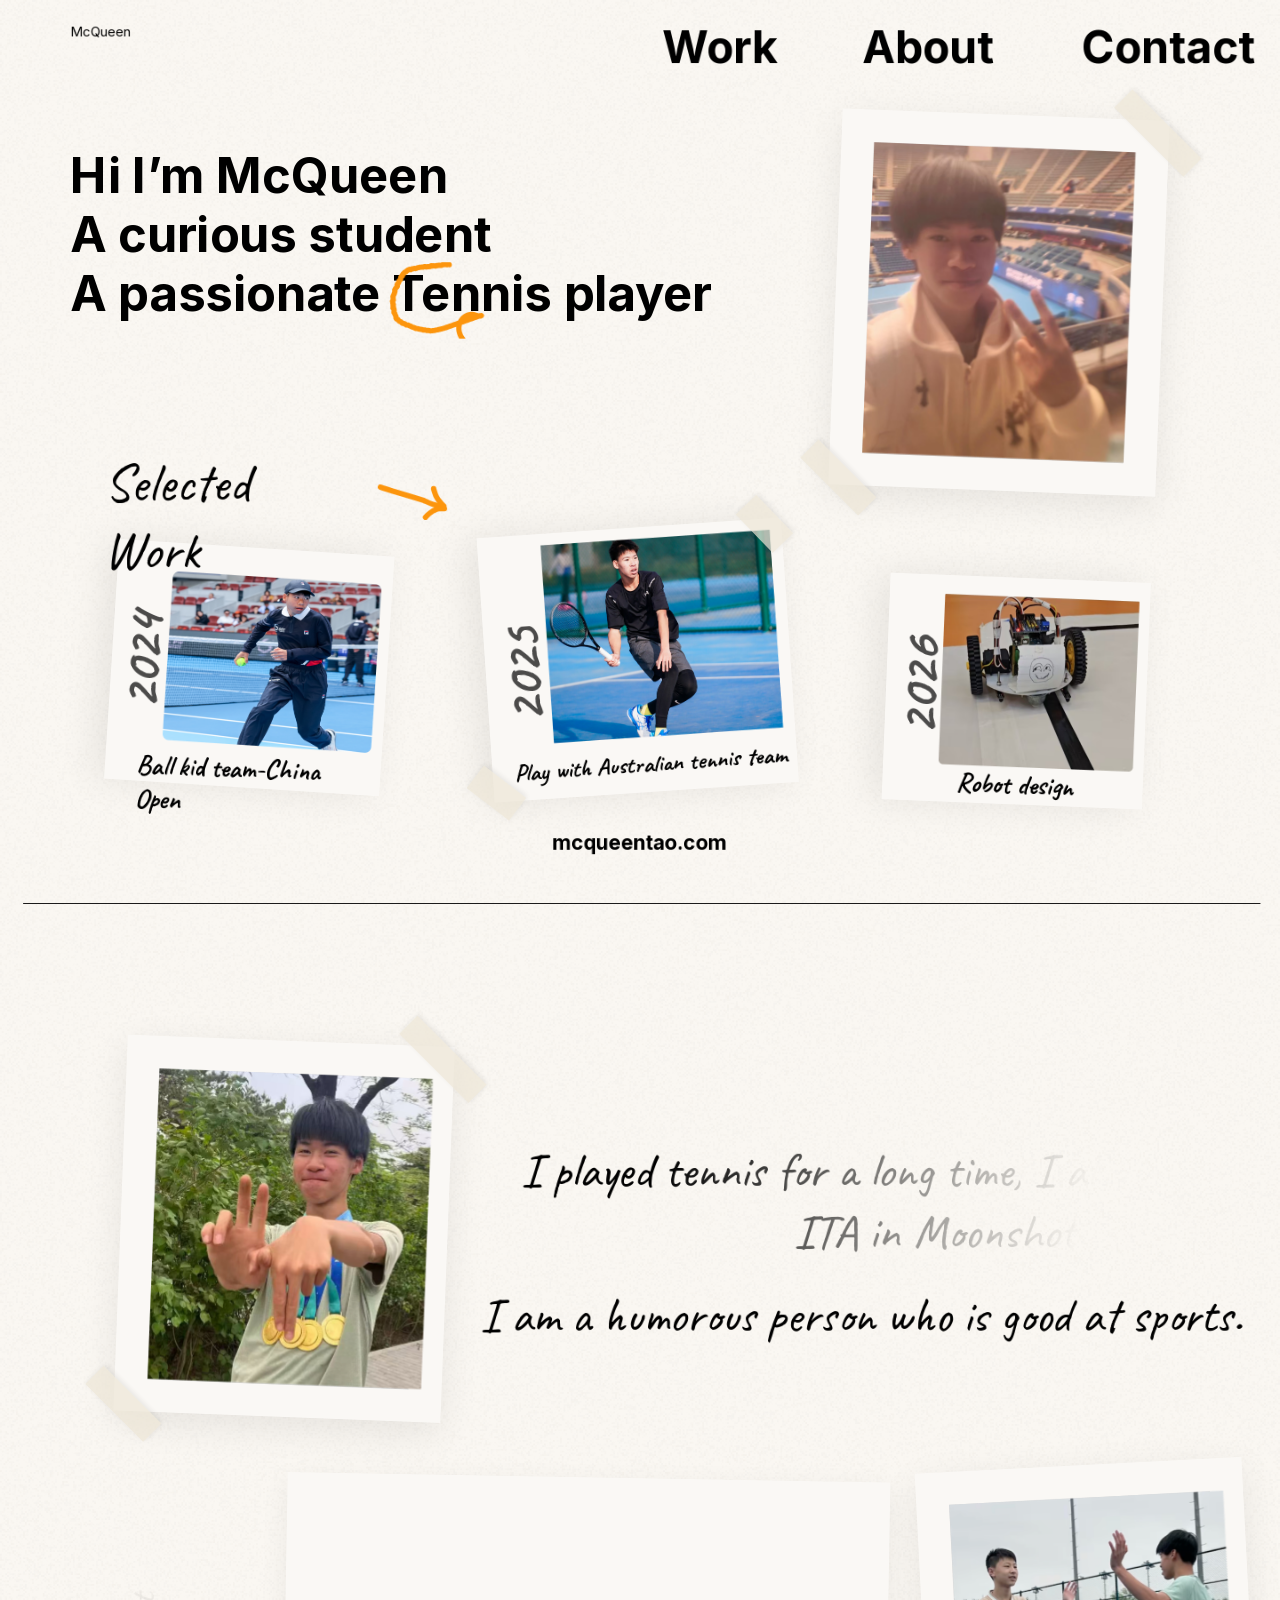
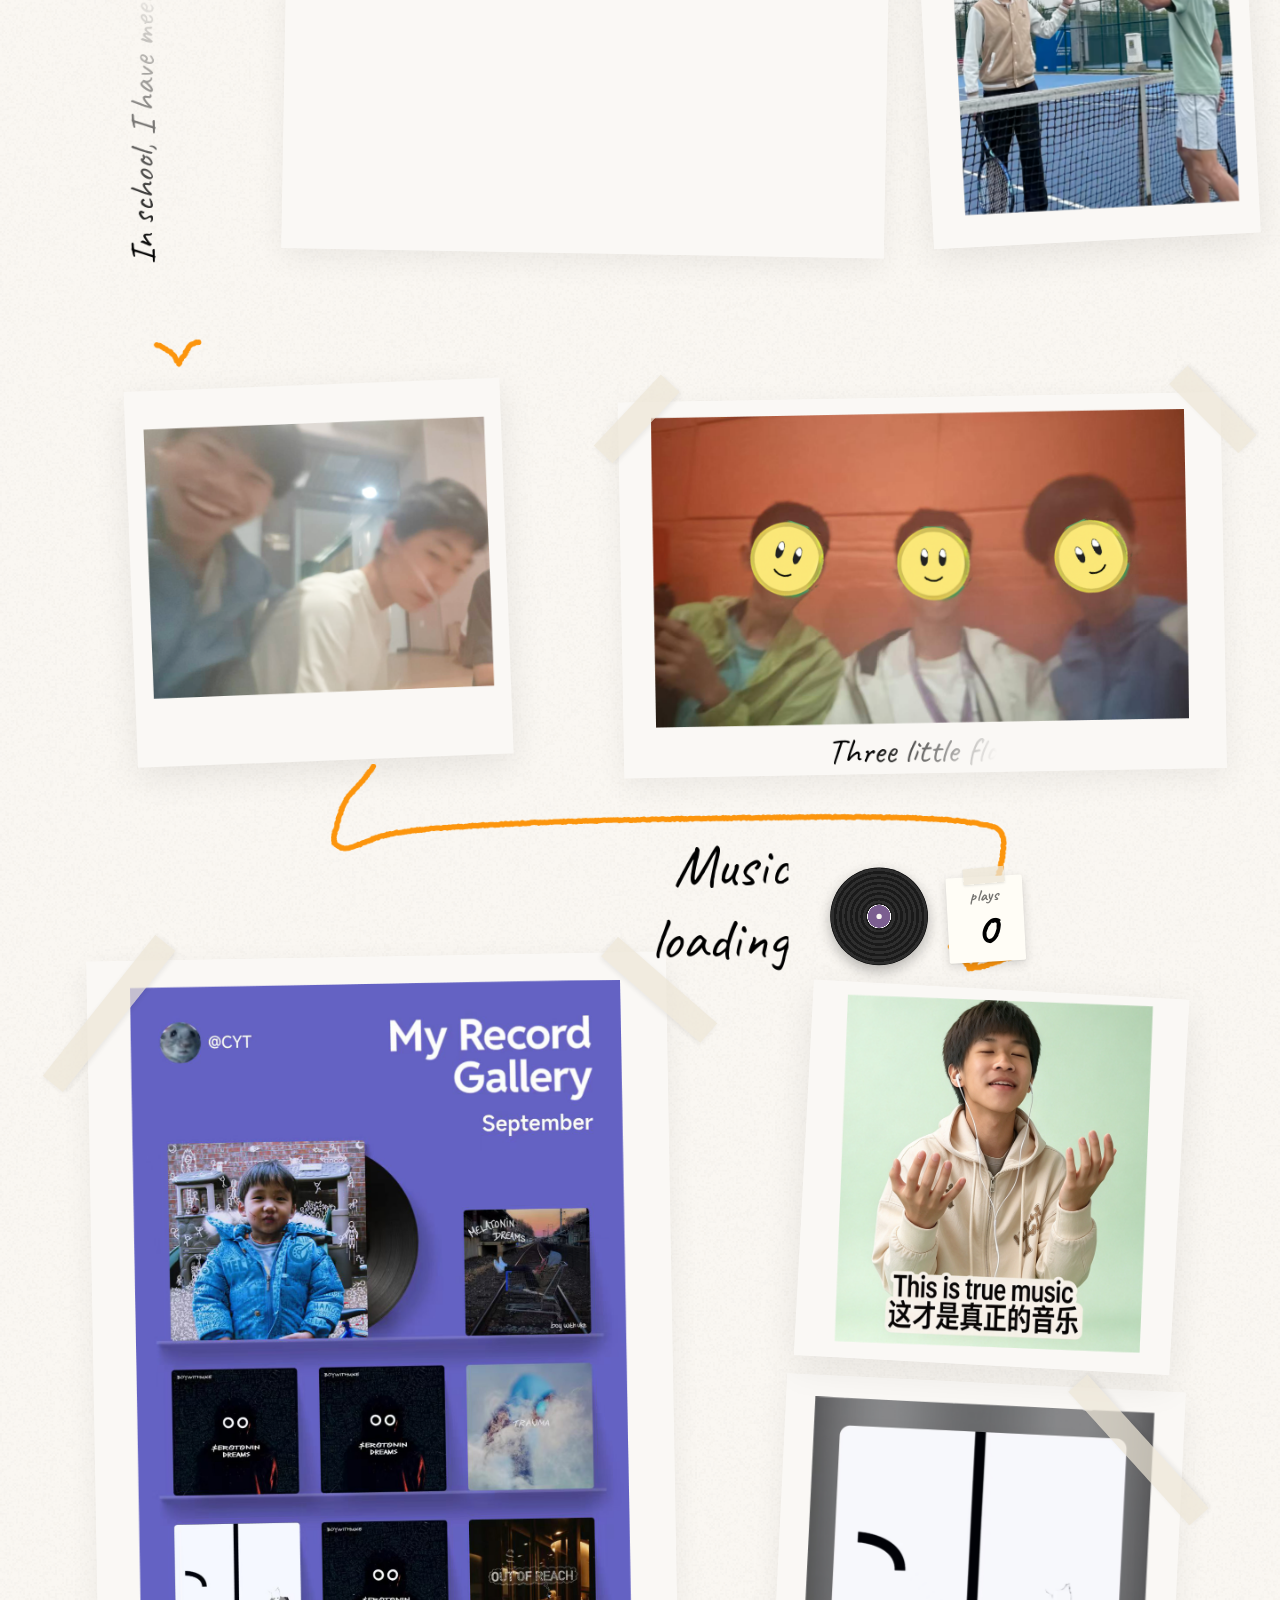
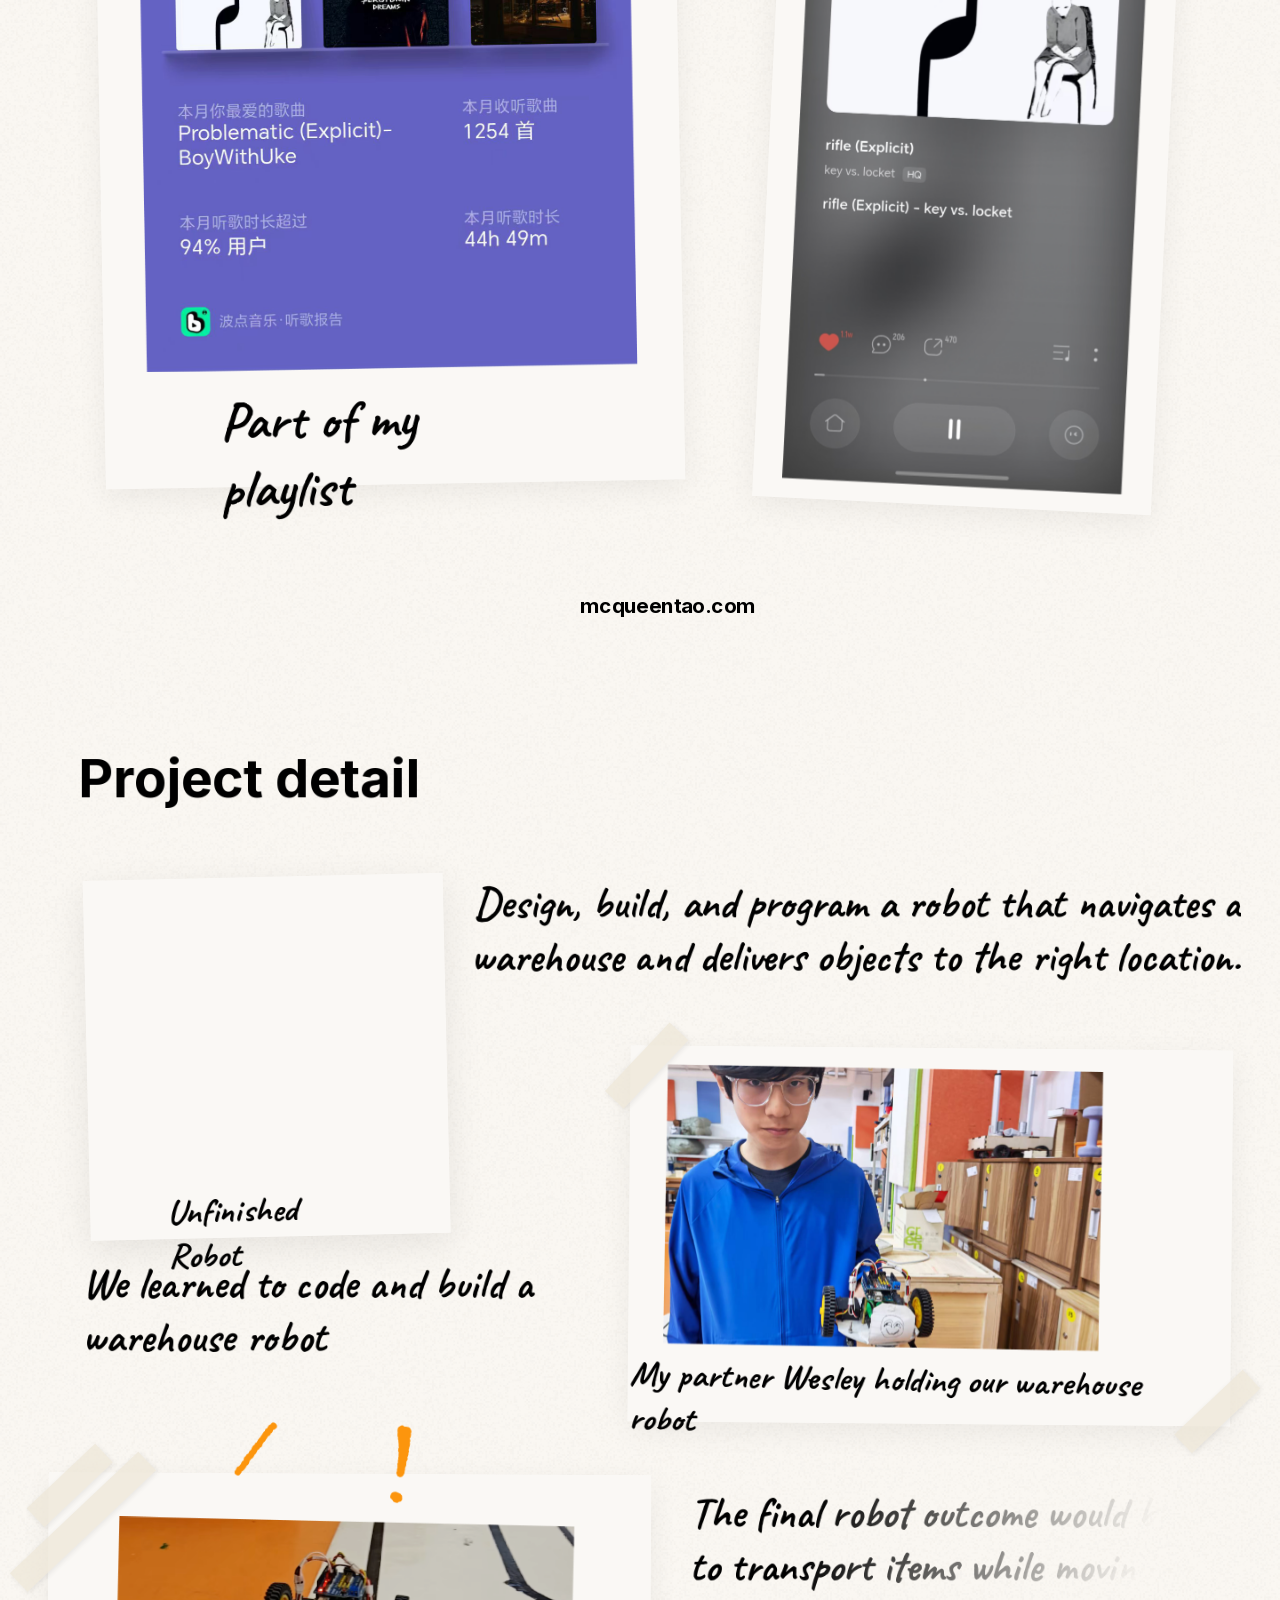
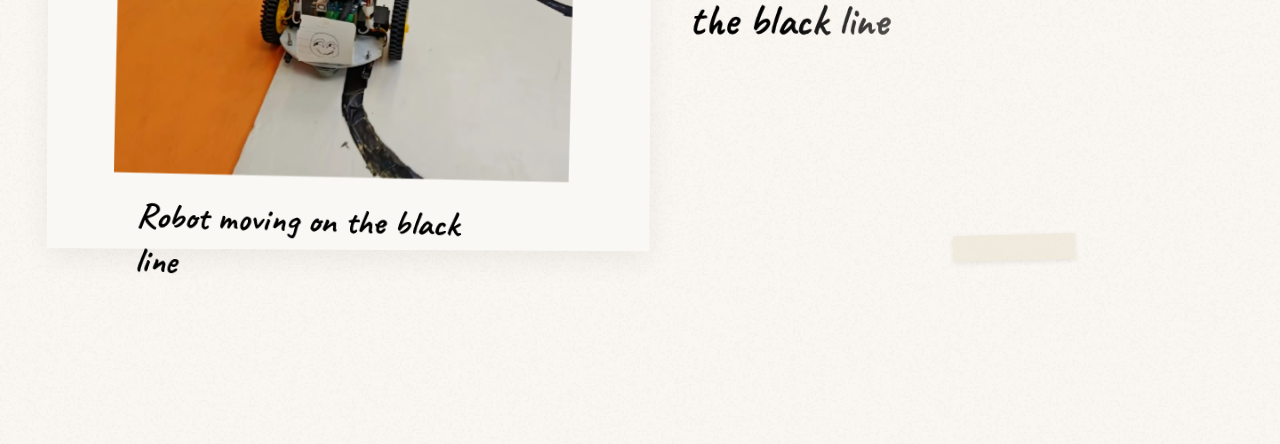
<file: index.html>
<!DOCTYPE html>
<html lang="en">
<head>
<meta charset="utf-8">
<meta name="viewport" content="width=device-width, initial-scale=1">
<title>McQueen Portfolio</title>
<link rel="stylesheet" href="assets/fonts/fonts.css">
<link rel="stylesheet" href="style.css">
</head>
<body>
<div class="page">
  <div class="e16-281"></div>
  <div class="e66-8">Design, build, and program a robot that navigates a warehouse and delivers objects to the right location.</div>
  <div class="e16-282"></div>
  <div class="e9-27"></div>
  <div class="e9-28"></div>
  <img class="e9-29" src="assets/n9-29.png" alt="">
  <div class="e9-31"></div>
  <div class="e9-32"></div>
  <div class="e16-242"></div>
  <div class="e16-297"></div>
  <div class="e16-260"></div>
  <img class="e16-244" src="assets/n16-244.png" alt="">
  <div class="e12-176"></div>
  <div class="e12-177"></div>
  <img class="e12-178" src="assets/n12-178.png" alt="">
  <img class="e16-263" src="assets/n16-263.png" alt="">
  <div class="e15-185"></div>
  <div class="e16-197"></div>
  <div class="e16-304"></div>
  <div class="e16-314"></div>
  <img class="e16-306" src="assets/n16-306.png" alt="">
  <div class="e16-225"></div>
  <img class="e16-227" src="assets/n16-227.png" alt="">
  <div class="e15-186"></div>
  <img class="e15-187" src="assets/n15-187.png" alt="">
  <div class="e12-179"></div>
  <div class="e12-180"></div>
  <div class="e16-234"></div>
  <div class="e16-236"></div>
  <div class="e9-36">Hi I’m McQueen<br>A curious student<br>A passionate Tennis player</div>
  <div class="e9-38">Work</div>
  <div class="e11-162">McQueen</div>
  <div class="e9-39">About</div>
  <div class="e9-40">Contact</div>
  <div class="e9-42">mcqueentao.com </div>
  <div class="e9-45"></div>
  <img class="e9-46" src="assets/n9-46.png" alt="">
  <div class="e11-57"></div>
  <div class="e11-60">2025</div>
  <div class="e11-144"></div>
  <img class="e11-145" src="assets/n11-145.png" alt="">
  <div class="e11-146">2024</div>
  <div class="e11-130"></div>
  <img class="e11-131" src="assets/n11-131.png" alt="">
  <div class="e11-134">2026</div>
  <div class="e11-164">Ball kid team-China Open</div>
  <div class="e11-167">Play with Australian tennis team</div>
  <div class="e11-165">Robot design</div>
  <div class="e11-54"></div>
  <svg class="e11-171" viewBox="0 0 197 88" fill="none" xmlns="http://www.w3.org/2000/svg" aria-hidden="true"><path d="M67.5866 2.80621L67.4866 2.81371L66.2857 2.50647L64.9944 2.92376L63.6746 2.63999L62.3706 2.7238L61.0741 2.91028L59.7696 2.97074L58.5116 3.64633L57.1986 3.59758L55.8757 3.4368L54.6083 3.86107L53.3033 3.8891L52.042 4.3873L50.7098 4.17714L49.3898 4.07168L48.1132 4.38598L46.7544 3.97616L45.5608 5.00928L44.2716 5.18863L42.9259 4.9215L41.6848 5.48882L40.328 5.15515L39.0069 5.12874L37.7624 5.64991L36.429 5.53376L35.1381 5.71079L33.8282 5.80009L32.5631 6.16231L31.2485 6.21543L30.0684 7.02077L28.8039 7.31755L27.4239 7.06284L26.1797 7.50053L24.8587 7.57686L23.7599 8.57946L22.3048 8.14268L21.0774 8.63076L19.8717 9.14491L18.8246 9.94536L17.9964 10.9578L16.6725 11.406L16.1179 12.6543L14.8138 13.2754L14.0789 14.3664L13.9818 15.854L12.4899 16.4744L12.0097 17.7077L12.0342 19.2025L11.4323 20.3485L10.2735 21.2244L9.82924 22.4603L9.49561 23.7429L8.39795 24.6718L7.78035 25.8256L8.19955 27.4404L7.44256 28.5303L6.48348 29.5339L5.72518 30.6254L5.19614 31.8208L5.42276 33.32L5.09701 34.5702L4.71162 35.7968L4.24152 37.0064L3.65883 38.2076L3.10261 39.439L3.34713 40.7957L3.32905 42.0996L3.5821 43.4114L2.50649 44.6751L2.97403 45.9894L2.95918 47.2953L3.61629 48.5561L3.1986 49.8933L3.69786 51.1414L3.14163 52.5436L4.3119 53.6591L4.46135 54.9442L4.34058 56.3061L4.30598 57.6732L5.22646 58.758L5.5432 60.0257L6.17129 61.1717L6.63808 62.383L6.52464 63.8928L7.24655 65.0517L8.8025 65.4889L9.49683 66.5929L10.3579 67.5974L11.6425 68.0183L12.7091 68.7437L13.6378 69.7663L14.9433 70.0733L16.2009 70.4546L17.3639 71.0305L18.4332 71.853L19.8308 71.8785L21.0045 72.2262L22.1495 72.9164L23.4703 73.2542L24.6034 73.9471L25.7575 74.5247L27.0694 74.7827L28.2291 75.3478L29.4143 75.9018L30.7193 75.9818L31.9887 76.2739L33.1645 76.6869L34.4078 76.7244L35.7044 77.0261L36.9475 77.3672L38.1248 77.6934L39.4371 77.5597L40.7838 77.9339L41.9946 78.2638L43.2917 78.1672L44.5481 78.3419L45.7339 78.7007L47.0239 78.5543L48.3202 78.4786L49.6118 78.3479L50.9034 78.2242L52.1564 77.7865L53.4255 77.6069L54.7169 77.3783L56.0034 77.0601L57.276 76.7322L58.5524 76.3904L59.8404 76.0842L61.1006 75.7501L62.3816 75.3489L63.6652 74.9373L64.9483 74.5196L66.2246 74.0907L67.4931 73.6557L68.7679 73.216L70.0423 72.7749L71.313 72.3317L72.5868 71.8883L73.8587 71.4435L75.1306 70.9987L76.4012 70.5535L77.6737 70.1088L78.946 69.6645L80.218 69.2198L81.4893 68.7752L82.7608 68.3303L84.0334 67.8853L85.3047 67.4399L86.5761 66.9946L87.8475 66.5489L89.1197 66.1029L90.3908 65.6571L91.6624 65.2113L92.9339 64.7656L94.2053 64.3202L95.4768 63.8743L96.7484 63.4287L98.02 62.9833L99.2915 62.5377L100.563 62.092L101.834 61.6464L103.106 61.2008L104.377 61.135L104.441 61.2025L103.745 61.5754L102.576 61.7538L101.337 61.625L100.108 61.4061L98.9132 60.9852L97.6898 60.5975L96.4843 60.2456L95.2573 59.9991L94.0404 59.8698L92.8202 59.8542L91.5903 59.9514L90.3685 60.1682L89.1581 60.4966L87.9682 60.9514L86.7978 61.5172L85.6606 62.2082L84.5654 63.018L83.5207 63.945L82.5444 64.9981L81.6415 66.1628L80.8266 67.4363L80.1143 68.8126L79.5224 70.286L79.0655 71.8439L78.7556 73.4803L78.6111 75.1878L78.642 76.9581L78.8628 78.7776L79.2754 80.6411L79.8974 82.5297L80.7322 84.4332L81.7892 86.3333L83.0713 88.2174L84.5796 90.0703L86.3165 91.8788L88.2768 93.6356L90.4608 95.3269L92.8618 96.9434L95.4754 98.475L98.2939 99.913L101.307 101.249L104.508 102.475L107.885 103.583L111.427 104.568L115.121 105.424L118.957 106.147L122.922 106.732L127.004 107.177L131.19 107.478L135.463 107.635L139.809 107.648L144.216 107.518L148.667 107.247L153.15 106.837L157.65 106.29L162.154 105.612L166.65 104.804L171.123 103.87L175.561 102.812L179.949 101.634L184.274 100.339L188.523 98.9304L192.684 97.4119L196.743 95.7875" stroke-width="6.01067" stroke-linecap="round" stroke-linejoin="round" stroke="#FC950D"/></svg>
  <div class="e11-172">Selected Work</div>
  <div class="e12-173">All about me</div>
  <div class="e16-295">Project detail</div>
  <svg class="e15-189" viewBox="0 0 113 511" fill="none" xmlns="http://www.w3.org/2000/svg" aria-hidden="true"><path d="M109.637 3.33869L109.537 3.34302L108.083 3.06165L106.526 3.38622L104.954 3.09441L103.396 3.39521L101.812 3.00535L100.29 4.16675L98.7267 3.98441L97.1407 3.46761L95.5858 3.75928L94.0015 3.49426L92.4894 4.36058L90.9308 4.47299L89.3252 3.90235L87.7517 3.72553L86.2273 4.37868L84.6572 4.39357L83.1148 4.68241L81.5788 5.10215L79.9786 4.69818L78.477 5.49299L76.9047 5.44209L75.2576 4.5654L73.7246 4.98903L72.2568 6.0455L70.6551 5.73317L69.1558 6.41734L67.5006 5.62768L65.9852 6.17196L64.371 5.84486L62.841 6.20281L61.3074 6.57574L59.6975 6.35579L58.1629 6.66103L56.6264 7.01935L55.0871 7.31869L53.5534 7.61171L51.9842 7.75015L50.5015 8.36084L48.8936 8.34703L47.417 8.9273L45.9237 9.40913L44.3186 9.51139L42.8737 10.1603L41.7277 11.5699L40.2414 12.0243L38.8645 12.7357L37.0583 12.5593L35.9224 13.7662L34.5608 14.514L33.4061 15.5838L31.8995 16.1283L30.9081 17.381L29.456 18.0609L28.3741 19.1819L27.2845 20.2896L25.6781 20.9807L25.3391 22.7165L23.7771 23.5389L23.6508 25.3215L22.447 26.4318L21.7323 27.8336L21.8743 29.6212L20.9965 30.9264L19.5473 32.0367L20.0461 33.8855L18.926 35.1489L19.1794 36.8717L17.6502 38.0288L17.5615 39.6375L17.1421 41.1431L16.8498 42.6935L16.1835 44.1233L16.4419 45.8288L15.2834 47.1148L14.5124 48.5319L14.0492 50.0309L14.5181 51.7577L14.3203 53.3189L13.5937 54.7503L12.6311 56.1346L13.3997 57.899L12.2809 59.2661L12.1646 60.832L12.22 62.4311L11.9992 63.9775L11.6692 65.5031L11.429 67.041L10.7792 68.53L10.3529 70.0546L11.0363 71.7124L9.74444 73.1374L10.8718 74.8248L10.2164 76.3296L9.3597 77.8251L9.81984 79.4339L9.14223 80.9514L9.03114 82.513L9.03968 84.0816L9.61403 85.6827L9.41957 87.2361L8.77166 88.7645L9.57684 90.3757L8.41399 91.8734L8.67822 93.4537L9.40421 95.0699L8.91173 96.6033L8.94135 98.1767L9.04379 99.7637L8.61326 101.297L8.53981 102.859L8.24242 104.398L7.8022 105.92L7.14971 107.42L7.84055 109.067L7.49311 110.6L7.12968 112.132L6.51061 113.64L6.3802 115.198L6.55586 116.784L5.9443 118.299L6.20355 119.892L6.29724 121.468L6.57272 123.057L5.37181 124.53L5.49487 126.108L6.11829 127.72L6.02519 129.278L5.79168 130.828L5.86564 132.399L5.7141 133.954L4.85496 135.467L4.98949 137.041L5.34471 138.627L5.49493 140.2L5.43318 141.76L4.86545 143.294L4.45467 144.837L4.61162 146.411L4.40412 147.964L3.79792 149.494L4.41083 151.089L4.38347 152.65L3.79117 154.201L4.52047 155.776L3.74071 157.327L4.58148 158.899L4.33769 160.463L3.92164 162.016L4.34718 163.589L4.07759 165.143L4.57766 166.709L3.6209 168.265L4.1702 169.835L3.86539 171.397L4.31091 172.964L3.60387 174.518L3.64565 176.079L3.92349 177.642L4.41141 179.209L4.40954 180.774L3.57275 182.333L4.24021 183.902L4.14608 185.46L4.23079 187.025L3.37279 188.584L3.56332 190.146L4.18995 191.714L3.58816 193.274L3.38846 194.834L3.68823 196.398L3.71524 197.964L3.24601 199.522L4.13623 201.092L4.10768 202.657L3.35773 204.212L3.47246 205.776L3.17214 207.339L3.99788 208.907L3.38745 210.466L3.93368 212.033L3.72075 213.594L3.49525 215.156L3.16405 216.717L3.00533 218.279L3.08812 219.842L3.95174 221.411L4.20022 222.974L3.87212 224.536L3.10643 226.097L3.03324 227.657L3.8782 229.225L3.22056 230.787L4.18709 232.349L4.18954 233.915L3.36259 235.476L3.76753 237.038L3.63483 238.604L3.16169 240.166L3.52083 241.727L3.44532 243.294L3.75197 244.854L3.40504 246.414L3.7969 247.98L3.5377 249.546L3.12152 251.111L3.22286 252.668L3.25641 254.237L3.7515 255.795L4.08347 257.352L4.37664 258.907L3.36881 260.491L3.91052 262.04L4.42339 263.588L3.36258 265.182L3.64083 266.737L4.37677 268.275L3.8745 269.857L3.49199 271.437L4.661 272.951L3.99162 274.544L4.83566 276.069L4.21176 277.663L5.0228 279.188L4.03646 280.801L5.06689 282.315L4.99642 283.882L4.47933 285.471L4.65522 287.027L4.2724 288.61L5.29524 290.128L4.97658 291.704L4.93002 293.267L5.52157 294.804L4.72524 296.4L4.89781 297.959L5.53105 299.503L5.40071 301.064L5.64308 302.617L6.05706 304.174L6.08581 305.733L5.79735 307.303L5.79055 308.876L5.42555 310.444L6.42993 311.978L5.47612 313.575L5.6163 315.128L6.05616 316.687L6.46157 318.232L6.23867 319.806L6.68138 321.356L5.55926 322.949L5.7525 324.508L6.45059 326.052L6.19448 327.625L6.54351 329.177L6.7414 330.739L5.84525 332.321L6.96225 333.861L6.32153 335.437L7.01976 336.987L6.81202 338.553L5.98032 340.138L6.29288 341.692L6.12918 343.261L6.61935 344.811L7.03228 346.366L6.18262 347.949L6.22689 349.511L6.90331 351.059L7.20743 352.616L7.31287 354.177L6.81715 355.751L7.08576 357.309L6.40873 358.888L6.81159 360.442L7.40876 361.992L7.63453 363.55L6.53577 365.139L6.79727 366.696L7.51618 368.244L7.5033 369.805L7.68235 371.367L7.61243 372.929L7.72409 374.493L7.22885 376.065L7.05145 377.637L7.66668 379.181L7.37902 380.756L7.41279 382.314L7.28016 383.886L7.17694 385.448L7.38185 387.01L8.28996 388.547L7.15695 390.143L7.19686 391.706L7.29052 393.266L7.82723 394.817L7.89037 396.372L7.63094 397.952L8.10946 399.494L8.31224 401.056L7.80227 402.646L8.07619 404.198L8.66607 405.726L7.85125 407.342L8.54369 408.861L8.76844 410.421L8.52977 411.992L8.33864 413.575L8.31391 415.136L8.42746 416.699L9.17233 418.221L8.62745 419.814L8.90313 421.369L9.42841 422.891L9.39884 424.471L10.0127 425.996L10.0873 427.554L9.53786 429.158L9.24604 430.737L10.1657 432.244L9.33026 433.866L10.1986 435.379L9.92276 436.955L10.0827 438.511L9.85978 440.094L10.1489 441.643L9.99537 443.217L9.97035 444.782L10.7609 446.3L10.376 447.886L11.4283 449.391L11.4947 450.954L11.4026 452.525L11.3943 454.092L11.2032 455.666L10.613 457.255L11.1001 458.796L11.0902 460.357L11.3839 461.912L11.5905 463.47L11.7506 465.03L11.3696 466.595L11.0848 468.163L11.7139 469.717L11.7595 471.281L11.192 472.849L11.1915 474.411L11.6909 475.971L11.3677 477.537L11.3393 479.099L11.3497 480.661L11.2939 482.225L11.8029 483.784L11.4187 485.351L11.8873 486.911L11.6211 488.475L11.7186 490.037L11.2418 491.603L11.3078 493.165L11.5725 494.726L12.2729 496.284L11.7149 497.851L11.9784 499.412L11.6537 500.977L11.7901 502.539L11.9239 504.101L11.5825 505.666L12.3124 507.224L11.8114 507.994" stroke-width="6.01067" stroke-linecap="round" stroke-linejoin="round" stroke="#FC950D"/></svg>
  <svg class="e15-190" viewBox="0 0 29 25" fill="none" xmlns="http://www.w3.org/2000/svg" aria-hidden="true"><path d="M25.9823 21.5628L25.9097 21.4931L25.4676 20.0797L24.9477 18.5924L24.0259 17.2969L23.5012 15.7209L22.3253 14.6281L20.9972 13.7137L19.8316 12.6658L19.2242 10.9871L17.5937 10.4786L16.0309 9.9988L14.7862 9.0318L13.7323 7.78242L12.0275 7.58637L10.9798 6.26747L9.47774 5.7735L8.17998 4.84225L6.88999 3.85088L5.22081 3.78547L3.59821 3.68593L3.01774 3.01769" stroke-width="6.03538" stroke-linecap="round" stroke-linejoin="round" stroke="#FC950D"/></svg>
  <svg class="e15-191" viewBox="0 0 29 32" fill="none" xmlns="http://www.w3.org/2000/svg" aria-hidden="true"><path d="M3.02905 28.3842L3.0821 28.2983L4.08174 27.1545L4.20045 25.4506L4.57217 23.8463L5.97552 22.8323L6.3869 21.2193L7.4743 20.0485L8.8912 19.1017L9.74511 17.7831L10.7465 16.5548L10.609 14.5794L12.1607 13.7037L12.4509 12.0294L13.8505 11.0447L13.9441 9.23595L15.0019 8.00962L16.1548 6.86493L17.2421 5.66678L18.844 5.13574L20.3291 4.74243L21.6969 4.01018L23.0693 3.02872L24.6848 3.30311L25.9714 3.20869L25.9697 3.08285" stroke-width="6.05726" stroke-linecap="round" stroke-linejoin="round" stroke="#FC950D"/></svg>
  <div class="e15-193">In school, I have meet a lot of friends</div>
  <img class="e16-194" src="assets/n16-194.png" alt="">
  <img class="e16-199" src="assets/n16-199.png" alt="">
  <img class="e16-202" src="assets/n16-202.png" alt="">
  <div class="e16-220"><i></i></div>
  <div class="e16-252"><i></i></div>
  <div class="e16-221"><i></i></div>
  <div class="e16-249"><i></i></div>
  <img class="e16-229" src="assets/n16-229.png" alt="">
  <img class="e16-230" src="assets/n16-230.png" alt="">
  <img class="e16-232" src="assets/n16-232.png" alt="">
  <svg class="e16-257" viewBox="0 0 762 234" fill="none" xmlns="http://www.w3.org/2000/svg" aria-hidden="true"><path d="M48.0087 3.00273L47.9475 3.0819L47.2703 4.3759L46.4071 5.68253L45.6896 7.09509L44.7595 8.3601L43.2189 9.14898L42.6423 10.6812L41.3368 11.6389L41.0708 13.414L39.4896 14.1547L39.1383 15.8763L37.8207 16.8226L36.878 18.0707L36.1891 19.5287L34.6878 20.3135L33.7846 21.5937L32.9139 22.9028L31.5213 23.7673L30.5206 24.9647L29.894 26.4883L28.6333 27.4609L27.4246 28.4762L26.4022 29.6555L25.3125 30.7742L24.7424 32.3675L23.1111 32.9886L22.1824 34.2551L21.2689 35.5393L19.9542 36.4918L19.2702 37.9454L18.379 39.2316L17.3011 40.4025L17.3619 42.2574L16.0917 43.3223L15.5389 44.7907L14.6608 46.0945L14.0582 47.5342L13.3721 48.9369L12.2305 50.1609L12.6148 51.9878L11.2062 53.1309L11.4012 54.857L11.234 56.442L10.0968 57.7114L9.51061 59.1654L9.05477 60.6605L8.45042 62.1128L8.65246 63.7935L8.30601 65.3158L7.2584 66.6485L6.90715 68.1716L6.99324 69.8101L6.83509 71.3831L6.30946 72.8592L5.88019 74.3615L4.8952 75.7132L4.28119 77.1622L4.5962 78.8713L3.59242 80.2072L3.69082 81.8382L3.00248 83.3286L3.76216 84.8971L3.10736 86.5079L4.17606 87.8643L3.66307 89.7296L5.22584 90.666L6.28426 91.7585L7.58613 92.551L8.84571 93.3476L10.2239 93.9144L11.4379 95.1725L13.077 94.8993L14.5711 95.6269L16.1535 95.6953L17.7215 95.485L19.2979 95.4L20.8847 95.3087L22.2808 94.3511L23.837 94.146L25.3482 93.7488L26.8243 93.2343L28.1997 92.4303L29.8011 92.2773L31.0262 91.0905L32.8812 91.5762L34.1465 90.5241L35.4147 89.4946L36.9489 89.125L38.561 88.9391L39.8616 87.996L41.3744 87.5705L42.9147 87.2126L44.3127 86.5052L45.946 86.3925L46.9724 84.7259L48.712 84.9009L50.0023 83.8839L51.4637 83.3217L53.2644 83.7788L54.4477 82.3635L55.9768 82.0037L57.4317 81.4078L59.1727 81.8632L60.5118 80.8229L62.203 81.1597L63.4814 79.8098L65.2392 80.4634L66.5253 79.0891L68.1926 79.4124L69.7392 79.1632L71.2432 78.773L72.7356 78.2559L74.184 77.4613L75.9062 78.3009L77.4458 78.0001L79.0006 77.9283L80.5102 77.4671L82.0804 77.453L83.5492 76.713L85.1649 77.0028L86.6578 76.4298L88.229 76.3908L89.7873 76.3226L91.2262 75.1869L92.8643 75.761L94.377 75.289L95.9965 75.6483L97.4203 74.4003L99.1134 75.4149L100.551 74.2957L102.205 75.1257L103.716 74.4935L105.298 74.7859L106.809 73.9463L108.364 73.999L109.921 73.8982L111.478 73.5118L112.972 72.9367L114.55 73.0327L116.152 73.2399L117.658 72.774L119.209 72.54L120.806 72.6293L122.344 72.6059L123.958 73.2693L125.509 72.7472L127.011 72.1518L128.564 72.0945L130.151 72.1777L131.758 72.7428L133.238 71.7924L134.843 72.332L136.381 71.5433L137.917 71.4194L139.495 71.7914L141.042 71.3816L142.633 71.4108L144.123 70.6822L145.744 71.691L147.279 71.0314L148.903 71.6218L150.417 71.2556L151.951 70.9191L153.524 70.9092L155.092 70.506L156.613 70.2157L158.209 70.9688L159.703 69.7162L161.322 70.2759L162.864 69.9389L164.42 70.1549L165.998 70.4846L167.524 69.618L169.129 69.833L170.626 69.1176L172.167 68.9857L173.79 70.0178L175.329 69.3137L176.947 69.8296L178.441 69.1003L179.974 68.7958L181.546 68.9231L183.117 68.7831L184.749 69.503L186.256 69.0103L187.807 69.0525L189.381 69.2795L190.911 68.4692L192.471 67.9328L194.08 68.9839L195.596 68.4476L197.114 67.6151L198.737 68.5108L200.316 68.2459L201.863 68.4596L203.362 67.4264L204.974 68.4084L206.527 67.9004L208.104 67.7594L209.637 67.607L211.184 67.5003L212.774 68.1017L214.345 67.9978L215.876 66.7312L217.447 67.4312L219.004 67.5643L220.567 67.63L222.118 67.1345L223.71 67.3892L225.233 66.6016L226.771 66.3398L228.328 66.3107L229.886 66.0772L231.471 66.3284L233.046 66.3305L234.622 67.1128L236.142 66.2356L237.713 66.488L239.288 66.6318L240.848 66.1553L242.426 66.6269L243.97 66.503L245.52 66.3134L247.067 65.8501L248.644 66.039L250.218 65.9268L251.766 65.7352L253.314 65.6147L254.873 65.6653L256.439 65.7155L258.01 65.7398L259.573 65.3661L261.155 66.2182L262.668 64.9726L264.258 65.9571L265.806 65.4675L267.356 64.8773L268.934 65.0056L270.492 65.0341L272.039 64.836L273.619 65.5566L275.174 65.2982L276.753 65.6896L278.3 64.8399L279.853 64.5495L281.424 65.1543L282.979 65.0643L284.522 64.4143L286.101 64.8903L287.651 64.2073L289.237 64.8309L290.784 64.6036L292.337 64.4519L293.906 64.757L295.458 64.3499L297.041 64.9261L298.587 64.0378L300.173 65.1178L301.697 63.8878L303.27 64.3981L304.828 64.2371L306.383 63.8535L307.948 63.7553L309.51 63.6673L311.079 64.1567L312.624 63.6215L314.192 63.8882L315.747 63.5844L317.318 63.817L318.879 63.5123L320.443 63.753L322.001 63.732L323.554 63.4271L325.137 64.3258L326.687 63.7601L328.259 64.0549L329.818 63.786L331.362 63.1859L332.932 63.6063L334.49 63.4899L336.043 63.1082L337.632 64.219L339.194 64.0805L340.741 63.4165L342.311 63.8754L343.872 63.9304L345.414 63.0408L346.989 63.5876L348.556 63.7713L350.103 63.0085L351.661 62.8842L353.218 62.6716L354.792 63.3107L356.36 63.5827L357.916 63.3069L359.486 63.6576L361.031 62.8035L362.586 62.4911L364.153 62.7588L365.713 62.6702L367.272 62.5218L368.851 63.3749L370.403 62.9238L371.963 62.8132L373.516 62.3367L375.079 62.3521L376.651 62.9099L378.216 63.0715L379.769 62.6794L381.338 63.0982L382.9 63.0461L384.452 62.4605L386.009 62.1836L387.586 63.007L389.126 61.8682L390.691 62.1157L392.245 61.8183L393.831 62.9941L395.372 61.7412L396.941 62.0823L398.516 62.8586L400.063 62.0939L401.634 62.7907L403.189 62.4587L404.743 61.7899L406.307 61.8046L407.883 62.5989L409.434 62.0202L410.991 61.9216L412.55 61.9938L414.113 61.8988L415.676 61.7492L417.252 62.4647L418.812 62.3705L420.363 61.8275L421.924 62.1022L423.481 62.0392L425.044 61.7553L426.608 61.6196L428.183 62.3646L429.736 61.9099L431.29 61.6236L432.852 62.1097L434.404 61.2833L435.981 61.8445L437.548 61.9976L439.109 61.9268L440.666 61.8182L442.209 61.0373L443.782 62.1083L445.339 61.2077L446.921 62.1929L448.47 61.2737L450.036 61.7077L451.597 62.082L453.14 61.4738L454.7 60.7877L456.28 61.5123L457.842 61.3444L459.398 61.0254L460.952 60.8861L462.516 61.752L464.066 60.6356L465.637 60.6808L467.208 61.0156L468.779 61.7053L470.323 60.8193L471.872 60.7307L473.45 61.7456L475.022 61.7243L476.586 61.4802L478.144 61.2742L479.696 61.0086L481.246 61.072L482.807 60.8361L484.392 61.6441L485.959 61.617L487.503 60.4038L489.064 60.8899L490.617 61.3706L492.178 60.7234L493.75 60.5809L495.321 60.9316L496.886 61.3945L498.43 60.825L499.969 60.507L501.558 61.0456L503.124 60.5103L504.697 61.2879L506.238 60.1557L507.795 61.0499L509.353 60.9125L510.922 60.161L512.496 60.6797L514.059 61.083L515.601 60.4275L517.151 60.8629L518.735 61.1403L520.3 60.5087L521.863 60.7438L523.413 60.622L524.951 60.2912L526.535 60.7289L528.101 59.9976L529.668 60.5232L531.217 60.2855L532.759 60.3911L534.343 60.9094L535.913 60.6286L537.471 60.2429L539.024 60.6613L540.567 60.4335L542.145 59.838L543.717 60.3055L545.274 60.0272L546.826 60.9458L548.379 59.9517L549.958 60.3523L551.522 59.879L553.075 59.9424L554.619 60.5462L556.196 60.1193L557.766 59.7876L559.327 60.3952L560.871 59.8674L562.434 59.9258L564.011 60.4133L565.574 60.9463L567.122 60.6947L568.676 59.7086L570.254 60.7257L571.818 60.3374L573.368 60.4133L574.92 60.2879L576.499 60.0726L578.063 60.189L579.612 59.8029L581.166 60.83L582.745 60.0902L584.306 60.3526L585.852 60.3295L587.416 60.7549L588.988 60.805L590.544 60.876L592.089 59.9263L593.673 59.7877L595.239 59.7945L596.787 59.871L598.344 60.4882L599.917 60.5292L601.478 59.8843L603.018 60.5941L604.598 60.5832L606.163 60.1648L607.696 60.9685L609.281 60.4291L610.849 60.0612L612.39 60.2785L613.968 60.1754L615.527 60.5714L617.074 60.2719L618.651 60.3107L620.218 60.0431L621.742 61.1719L623.322 61.317L624.882 61.0839L626.447 60.4095L628.018 60.6513L629.574 60.2545L631.135 60.7138L632.689 61.1664L634.25 60.5488L635.817 61.0029L637.373 60.5964L638.939 60.9655L640.499 60.8255L642.047 61.4306L643.627 60.7673L645.17 61.2749L646.748 60.9468L648.278 61.7508L649.879 60.6811L651.425 60.9329L652.991 61.0796L654.535 61.507L656.115 60.985L657.663 61.4953L659.233 60.9815L660.765 62.2084L662.326 61.9304L663.91 61.4631L665.466 61.5475L667.004 62.2701L668.559 62.2364L670.135 62.1143L671.689 62.1322L673.238 62.5561L674.809 62.3304L676.353 62.674L677.974 61.6514L679.466 62.8075L681.047 62.6401L682.599 62.7084L684.162 62.8381L685.727 62.7602L687.255 63.3539L688.866 62.6588L690.377 63.4269L691.939 63.4573L693.559 62.773L695.122 62.8474L696.597 63.9242L698.207 63.4373L699.721 64.032L701.264 64.2818L702.811 64.5084L704.332 64.9381L706.02 63.8537L707.543 64.2472L709.071 64.6958L710.586 65.1255L712.168 65.1021L713.753 65.0011L715.297 65.2397L716.772 66.0149L718.253 66.6393L719.901 66.1709L721.359 66.9786L723.011 66.4601L724.627 66.2935L726.131 66.7802L727.708 66.7976L729.232 67.2025L730.712 67.8085L732.153 68.5756L733.73 68.6373L735.26 68.9604L736.817 69.1442L738.389 69.2539L739.987 69.2533L741.451 69.8794L742.916 70.4841L744.548 70.4024L745.897 71.4401L747.552 71.2921L749.04 71.8713L750.472 72.5574L751.603 73.7136L752.863 74.5819L753.986 75.6327L755.018 76.7875L755.81 78.122L756.792 79.3909L756.8 81.0555L757.507 82.4703L758.241 83.9119L758.447 85.4737L758.421 87.0621L758.857 88.6107L758.997 90.1748L758.098 91.7503L757.999 93.3032L758.706 94.8863L758.536 96.4499L757.804 97.9529L757.47 99.4797L758.08 101.125L757.099 102.564L757.437 104.191L757.676 105.811L756.63 107.22L756.775 108.832L756.645 110.399L755.485 111.759L755.485 113.352L755.056 114.854L755.693 116.597L755.341 118.123L754.896 119.624L754.412 121.12L753.134 122.41L753.895 124.214L753.005 125.601L752.118 126.984L752.228 128.63L751.107 129.948L750.957 131.525L751.272 133.223L750.203 134.558L749.55 136.001L749.969 137.723L749.392 139.195L749.536 140.805L748.847 142.252L747.799 143.616L748.331 145.337L747.956 146.854L747.578 148.37L746.468 149.715L746.286 151.275L746.648 152.964L746.078 154.433L745.864 155.987L745.712 157.557L745 158.992L744.731 160.533L743.51 161.845L743.772 163.515L743.405 165.032L742.611 166.446L742.292 167.975L742.415 169.612L741.504 170.997L740.97 172.474L741.594 174.234L740.461 175.565L740.32 177.137L740.12 178.695L739.611 180.178L739.993 181.877L738.442 183.108L738.502 184.729L737.671 186.135L737.654 187.738L737.527 189.313L737.088 190.814L737.135 192.429L736.737 193.942L736.238 195.429L735.986 196.976L735.893 198.566L735.505 200.081L735.098 201.592L734.092 202.937L733.189 204.303L733.444 206.003L733.242 207.575L732.301 208.922L732.243 210.542L731.389 211.909L731.005 213.427L730.325 214.844L729.628 216.249L729.348 217.81L728.874 219.303L727.909 220.601L728.086 222.357L726.941 223.575L726.29 224.988L726.23 226.708L724.545 227.588L723.889 228.986L723.124 230.322L721.814 230.295L720.661 229.199L719.275 228.424L718.293 227.161L716.817 226.447L715.949 225.092L715.334 223.526L713.88 222.748L713.097 221.362L712.295 220.005L710.602 219.378L710.031 217.833L708.924 216.718L708.345 215.143L706.523 214.698L705.572 213.458L704.981 211.834L703.739 210.869L702.482 209.921L701.636 208.544L700.554 207.417L698.924 206.868L698.796 206.564" stroke-width="6.00496" stroke-linecap="round" stroke-linejoin="round" stroke="#FC950D"/></svg>
  <svg class="e16-258" viewBox="0 0 57 20" fill="none" xmlns="http://www.w3.org/2000/svg" aria-hidden="true"><path d="M3.01583 16.8456L3.11411 16.8246L4.51969 16.2499L6.14709 16.6275L7.6381 15.9733L9.16217 15.5819L10.7083 15.3293L12.3047 15.399L13.9093 15.4928L15.517 15.5848L16.8244 14.22L18.3472 13.8579L20.1576 14.4724L21.5071 13.4999L22.948 12.8491L24.672 13.1033L25.7929 11.4574L27.4139 11.378L29.0734 11.3981L30.5429 10.8433L31.8966 9.95511L33.5763 10.0093L34.7539 8.63027L36.5221 8.92346L38.0127 8.43155L39.4088 7.67845L40.7706 6.8335L42.2143 6.19287L43.7714 5.92385L45.2059 5.23409L46.6205 4.47091L48.4624 5.22526L49.9885 4.84969L51.4666 4.29976L52.9728 3.84812L53.9848 3.63456L53.7914 3.01596" stroke-width="6.03044" stroke-linecap="round" stroke-linejoin="round" stroke="#FC950D"/></svg>
  <div class="e16-259">Music loading</div>
  <button class="vinyl" type="button" aria-label="Play music">
    <span class="vinyl-disc"></span>
  </button>
  <div class="vinyl-counter" aria-hidden="true">
    <span class="counter-label">plays</span>
    <span class="counter-num">0</span>
  </div>
  <img class="e16-265" src="assets/n16-265.png" alt="">
  <img class="e16-272" src="assets/n16-272.png" alt="">
  <div class="e16-274">Three little flower</div>
  <div class="e16-275"></div>
  <div class="e16-277"></div>
  <div class="e16-287"></div>
  <div class="e16-289"></div>
  <div class="e16-224">Logician</div>
  <div class="e16-286">Part of my playlist</div>
  <div class="e16-293">mcqueentao.com </div>
  <div class="e16-341">mcqueentao.com </div>
  <img class="e16-296" src="assets/n16-296.png" alt="">
  <div class="e16-299">Unfinished Robot</div>
  <div class="e16-309">My partner Wesley holding our warehouse robot</div>
  <div class="e16-279"></div>
  <div class="e16-310"></div>
  <div class="e16-312"></div>
  <div class="e16-332"></div>
  <div class="e16-330"></div>
  <div class="e16-328"></div>
  <svg class="e16-317" viewBox="0 0 60 144" fill="none" xmlns="http://www.w3.org/2000/svg" aria-hidden="true"><path d="M56.2046 3.50059L56.1961 3.60025L56.4994 5.33957L56.2438 7.14611L55.1766 8.88933L55.7434 10.7596L54.9053 12.5181L55.8785 14.4271L54.7591 16.1606L54.3774 17.9502L55.4756 19.8735L55.3849 21.6959L53.8492 23.3897L53.878 25.2208L53.9059 27.0509L53.6205 28.8515L53.1896 30.6378L54.4418 32.5793L53.4427 34.3131L53.5451 36.1503L53.3472 37.9612L53.6377 39.8209L53.1406 41.6042L53.1788 43.4444L52.9873 45.2588L53.0427 47.1036L51.4626 48.7379L52.072 50.6562L51.2584 52.3789L51.425 54.2427L50.3833 55.9252L50.8946 57.8453L49.8427 59.5235L49.7151 61.3461L50.214 63.2654L49.741 65.0336L48.9768 66.761L48.9942 68.6036L49.0325 70.4465L49.2027 72.3001L48.6356 74.0614L48.2303 75.8553L47.5401 77.6083L48.3707 79.5245L47.1713 81.2316L47.0174 83.0494L47.8473 84.963L47.0336 86.711L46.8554 88.5214L46.5345 90.3187L47.0914 92.1946L45.6604 93.8971L45.9985 95.754L45.6734 97.5559L46.3748 99.4386L46.5251 101.276L46.0878 103.067L46.2829 104.901L45.8842 106.698L45.4646 108.496L45.1295 110.296L45.4672 112.139L45.6137 113.974L44.8796 115.751L45.346 117.618L44.1558 119.321L44.7673 121.248L44.0284 122.981L43.9213 124.805L43.9514 126.648L42.7138 128.305L43.4376 130.258L41.9084 131.854L42.0794 133.723L42.4138 135.644L42.0022 137.431L41.469 139.191L40.3825 139.99L38.5472 139.466L37.3858 137.929L35.3948 137.581L34.225 136.085L33.0566 134.619L31.2002 134.036L30.3759 132.149L28.5601 131.502L27.3016 130.166L25.6242 129.332L24.6279 127.692L23.1782 126.588L22.1459 125.004L20.6805 123.917L19.388 122.634L17.1211 122.442L16.2625 120.669L15.1122 119.231L13.5756 118.213L12.0858 117.143L10.9409 115.697L9.44832 114.636L8.52772 112.909L6.81469 112.117L4.82612 111.803L3.75958 110.13L3.50147 110.018" stroke-width="7.00118" stroke-linecap="round" stroke-linejoin="round" stroke="#FC950D"/></svg>
  <svg class="e16-318" viewBox="0 0 49 61" fill="none" xmlns="http://www.w3.org/2000/svg" aria-hidden="true"><path d="M3.54173 57.4584L3.60231 57.3773L4.64746 55.999L5.21792 54.1237L7.01373 53.159L8.42477 51.9266L9.52299 50.4372L10.4625 48.8503L11.3335 47.2032L12.9467 46.1098L13.5773 44.2795L13.9778 42.2773L15.3789 41.0267L16.2629 39.3882L18.1678 38.5157L19.1873 36.9766L19.8401 35.1593L21.3858 34.0119L22.3418 32.4341L23.0612 30.6739L23.9828 29.0604L25.6893 28.0309L26.3825 26.2559L28.3958 25.4676L28.9417 23.5683L29.8522 21.9501L30.9074 20.4434L32.3262 19.2008L33.1921 17.5494L34.372 16.1194L35.293 14.5085L36.3768 13.0211L38.2119 12.0913L38.3621 9.9119L40.5643 9.25511L41.0505 7.32056L42.0086 5.67386L43.9206 4.98225L45.2754 4.05231L44.6909 3.54153" stroke-width="7.08306" stroke-linecap="round" stroke-linejoin="round" stroke="#FC950D"/></svg>
  <svg class="e16-319" viewBox="0 0 9 48" fill="none" xmlns="http://www.w3.org/2000/svg" aria-hidden="true"><path d="M4.4577 3.55137L4.45659 3.65283L3.66428 5.36347L4.39144 7.24152L4.00223 9.08024L3.69173 10.9249L3.55138 12.7705L4.92795 14.6283L3.78592 16.4686L4.52078 18.3206L4.69255 20.1662L4.4696 22.012L4.48666 23.859L4.72607 25.7069L3.84143 27.552L3.97946 29.3982L3.89039 31.2451L3.55713 33.0929L3.64382 34.939L4.20502 36.7859L3.74362 38.6334L3.79689 40.4796L3.97705 42.3267L4.05116 44.1735L4.14498 44.4474" stroke-width="7.10274" stroke-linecap="round" stroke-linejoin="round" stroke="#FC950D"/></svg>
  <svg class="e16-320" viewBox="0 0 9 9" fill="none" xmlns="http://www.w3.org/2000/svg" aria-hidden="true"><path d="M4.97822 5.14138L4.91292 5.05256L4.41287 4.76643L4.42841 3.96441L3.85866 3.98799L4.03496 3.85837" stroke-width="7.71675" stroke-linecap="round" stroke-linejoin="round" stroke="#FC950D"/></svg>
  <svg class="e16-323" viewBox="0 0 18 62" fill="none" xmlns="http://www.w3.org/2000/svg" aria-hidden="true"><path d="M6.0697 4.80958L6.1704 4.81221L6.8616 5.42702L7.66186 5.42047L8.10899 4.31994L8.08635 4.86219M8.08635 4.86219L8.10002 4.96199L9.92335 4.85744L11.7524 5.00709L13.667 5.37641L14.4635 7.2901L13.6181 9.10094L14.0575 10.9933L13.7654 12.8093L12.6002 14.4957L12.3988 16.3164L13.1329 18.2801L11.885 19.9492L12.8171 21.9383L12.5532 23.7479L11.9862 25.518L11.5921 27.3147L10.5256 29.0278L11.4748 30.9895L10.8484 32.7596L10.8779 34.6056L10.1548 36.3711L9.31133 38.0877L9.91606 40.048L8.84449 41.7011L8.3498 43.4584L8.35166 45.337L8.21455 47.1941L7.52615 48.9083L6.65815 50.5662L6.86553 52.5337L6.45136 54.3223L6.20487 56.1608L5.41302 57.8372L5.09793 58.2114L5.35194 56.4272L4.14375 54.5355L4.11352 53.3931L4.77612 53.4442M8.08635 4.86219L8.08601 4.96292L8.72165 6.59076L9.57369 8.34125L8.62836 10.284L8.92301 12.092L9.36488 13.9096L9.36582 15.7469L9.54367 17.5854L9.32545 19.4166L8.6631 21.2195L9.38826 23.1002L9.04568 24.9182L8.50799 26.7153L8.20635 28.5265L7.74499 30.3161L8.77351 32.2869L7.105 33.9116L6.95706 35.7326L7.04031 37.5974L6.37835 39.3335L5.96594 41.1113L5.68427 42.9284L6.05042 44.8664L6.20605 46.7395L4.71405 48.3796L4.74723 50.2392L5.04678 50.5366M8.08635 4.86219L8.0792 4.96267L6.65988 3.5258L4.96232 4.67609L4.79974 6.52253L5.05017 8.30241L4.78496 10.2193L4.77239 12.0864L5.71389 13.7644L5.32675 15.6397L5.81748 17.4071L5.85468 19.2354L6.07479 21.0594L6.19033 22.8886L6.1351 24.7205L7.1063 26.5575L5.81215 28.378L5.56593 30.2012L6.98327 32.0745L6.07145 33.8795L6.0272 35.7118L6.08612 37.5493L5.69549 39.3622L5.47854 41.1843L5.21686 43.0012L6.2517 44.9209L4.66843 46.6279L4.79172 48.4781L4.79045 50.3182L5.04678 50.5366M4.03741 58.3438L4.61922 58.4743L3.52576 56.9543L4.93186 55.3172L4.7611 53.5438L4.77612 53.4442L4.78546 53.3439L4.74887 52.269L5.22364 51.1418L5.17923 50.551L5.04678 50.5366M4.77612 53.4442L4.62844 53.4287L4.326 52.813L4.6681 51.6753L5.04678 50.5366" stroke-width="7.05148" stroke-linecap="round" stroke-linejoin="round" stroke="#FC950D"/></svg>
  <svg class="e16-324" viewBox="0 0 15 14" fill="none" xmlns="http://www.w3.org/2000/svg" aria-hidden="true"><path d="M7.96874 7.83023L8.07288 7.85016L9.10475 7.45358L10.1205 7.48482L10.562 8.72084L10.5407 8.32241M10.5407 8.32241L10.6151 8.2468M10.5407 8.32241L10.4349 8.32891L9.11364 9.40972L7.4149 9.37012L6.77094 8.21952L6.69476 8.55856M10.5407 8.32241L10.6151 8.2468M9.61981 7.68882L9.63568 6.89583L9.93384 6.99409L10.4954 7.56981L10.9477 7.79253L11.0534 7.80078L11.1363 7.37194L11.1465 8.1545L10.9081 7.77244L10.6151 8.2468M10.6151 8.2468L11.2889 8.73932L10.6965 7.78298L10.7191 7.68278L11.0534 7.80078M11.0534 7.80078L10.9978 7.71051L11.1541 6.69934L9.92386 6.61566L9.87391 5.60838L9.80601 5.77563M6.69476 8.55856L6.66295 8.70012L5.78787 7.29456L3.71156 6.18208L4.56127 3.93696L6.72582 3.71076L8.37257 4.61277L9.72699 5.84631M9.80601 5.77563L9.72699 5.84631L7.92502 5.37526L7.34955 6.71236L6.1179 8.61654L6.69476 8.55856M6.69476 8.55856L6.76182 8.64069L6.52193 9.71114L8.14187 9.31313L8.4165 9.54155L7.99168 10.1471M9.61981 7.68882L8.43503 7.91839L9.01245 7.57144L9.90887 8.05976L9.61981 7.68882ZM9.61981 7.68882L9.63008 7.58329L10.7799 7.10465L10.5447 5.99836L10.4075 5.49936L9.80601 5.77563M9.80601 5.77563L9.72699 5.84631" stroke-width="7.42197" stroke-linecap="round" stroke-linejoin="round" stroke="#FC950D"/></svg>
  <div class="e16-327">Robot moving on the black line</div>
  <img class="e16-334" src="assets/n16-334.png" alt="">
  <div class="e16-300">Fun with Robotics </div>
  <img class="e16-336" src="assets/n16-336.png" alt="">
  <div class="e16-337"></div>
  <div class="e16-339"></div>
  <div class="e66-2">I played tennis for a long time, I also joined ITA in Moonshot Academy</div>
  <div class="e66-4">I am a humorous person who is good at sports.</div>
  <div class="e66-6">The final robot outcome would be able to transport items while moving on the black line</div>
  <div class="e66-10">We learned to code and build a warehouse robot</div>
  <div class="rule1"></div>
  <div class="rule2"></div>
  <svg class="arrow-work" viewBox="0 0 78 40" fill="none" xmlns="http://www.w3.org/2000/svg" aria-hidden="true"><path d="M3.00216 3.00215C5.72073 4.47918 32.0108 11.8064 52.2053 18.1579C55.4104 19.5929 58.6957 21.1792 61.7377 22.2451C64.7796 23.3109 67.4787 23.8082 73.6311 25.3047" stroke-width="6.00315" stroke-linecap="round" stroke-linejoin="round" stroke="#FC950D"/><path d="M74.9984 27.1281C73.7829 27.1462 70.6943 27.0989 68.6473 27.3982C65.9371 27.7944 63.7912 28.9846 62.7234 29.4674C61.7867 29.9718 59.7055 31.4344 56.7755 33.767C55.4822 34.9006 54.582 35.9326 53.6544 36.9959" stroke-width="6.00315" stroke-linecap="round" stroke-linejoin="round" stroke="#FC950D"/><path d="M74.2345 24.2309C74.2025 24.2029 73.4142 23.5152 71.3425 21.3076C67.9267 17.6676 66.1687 14.6404 65.4647 13.0869C63.3437 7.16516 63.1448 6.31017 63.0221 5.7396C62.9684 5.44005 62.932 5.1202 62.8946 4.79066" stroke-width="6.00315" stroke-linecap="round" stroke-linejoin="round" stroke="#FC950D"/></svg>
</div>
<script>
/* scale the 1440px design to the viewport width */
(function () {
  var page = document.querySelector('.page');
  function fit() {
    var s = Math.min(1, window.innerWidth / 1440);
    page.style.transform = 'scale(' + s + ')';
    document.body.style.height = (5900 * s) + 'px';
  }
  window.addEventListener('resize', fit);
  fit();
})();
</script>
<script>
/* ============================================================
   McQueen Portfolio — motion layer
   Scrapbook feel: sticking photos → pressing tape → handwriting → strokes.
   No external libs; only native CSS + JS. Red lines:
   - never write `transform` (the matrix) in any animation
   - only animate the independent props translate/rotate/scale,
     plus opacity / mask / (hover) filter.
   ============================================================ */
(function () {
  var reduceMotion = window.matchMedia &&
    window.matchMedia('(prefers-reduced-motion: reduce)').matches;

  /* ---------- 1. pivot-normalize ----------
     Convert every matrix element so rotation/scale pivot about its own
     centre instead of the top-left (0,0). Math guarantees pixel-identical
     rendering (see e2/f2 compensation). */
  var normEls = document.querySelectorAll('.page > div, .page > img, .page > svg');
  normEls.forEach(function (el) {
    var t = getComputedStyle(el).transform;
    if (!t || t === 'none' || t.indexOf('matrix') !== 0) return;
    var m = new DOMMatrixReadOnly(t);
    if (m.a === 1 && m.b === 0 && m.c === 0 && m.d === 1 && m.e === 0 && m.f === 0) return;
    var ox = el.offsetWidth / 2, oy = el.offsetHeight / 2;
    var e2 = m.e + (m.a - 1) * ox + m.c * oy;
    var f2 = m.f + m.b * ox + (m.d - 1) * oy;
    el.style.transformOrigin = ox + 'px ' + oy + 'px';
    el.style.transform = 'matrix(' + [m.a, m.b, m.c, m.d, e2, f2].join(',') + ')';
  });

  /* ---------- nav click-to-scroll (bound before the reduce-motion early return,
     so it also works — as an instant jump — under reduced motion) ---------- */
  var NAV_TARGETS = {
    '.e9-38': '.e16-295', // Work
    '.e9-39': '.e12-173', // About
    '.e9-40': '.e16-341'  // Contact
  };
  Object.keys(NAV_TARGETS).forEach(function (navSel) {
    var nav = $(navSel);
    var target = $(NAV_TARGETS[navSel]);
    if (!nav || !target) return;
    nav.addEventListener('click', function () {
      target.scrollIntoView({
        behavior: reduceMotion ? 'auto' : 'smooth',
        block: 'start'
      });
    });
  });

  if (reduceMotion) return; // reduce-motion: everything shows final state, no animations

  var page = document.querySelector('.page');
  var HERO_END = 1016; // first screen y boundary (design-space px)

  /* ---------- helpers ---------- */
  function $ (sel) { return document.querySelector(sel); }
  function $$ (sel) { return Array.prototype.slice.call(document.querySelectorAll(sel)); }
  function show (sel, delay) {
    $$(sel).forEach(function (el, i) {
      var d = delay + (parseInt(el.getAttribute('data-order') || '0', 10) || i) * 90;
      setTimeout(function () { el.classList.add('in'); }, d);
    });
  }
  function mark (sel, attr, val) {
    $$(sel).forEach(function (el) { el.setAttribute(attr, val); });
  }

  /* ---------- 2. split e9-36 intro into 3 lines ---------- */
  var intro = $('.e9-36');
  if (intro) {
    var parts = intro.innerHTML.split('<br>');
    intro.innerHTML = parts.map(function (p) {
      return '<span class="intro-line">' + p + '</span>';
    }).join('');
  }

  /* ---------- 3. tag elements with anim type + order ---------- */
  // --- hero ---
  mark('.e11-162', 'data-anim', 'rise'); mark('.e11-162', 'data-order', '0');
  mark('.e9-38, .e9-39, .e9-40', 'data-anim', 'rise'); mark('.e9-38', 'data-order', '0'); mark('.e9-39', 'data-order', '0'); mark('.e9-40', 'data-order', '0');
  // hero photo group: card + liner + img
  mark('.e9-27, .e9-28, .e9-29', 'data-anim', 'drop'); mark('.e9-27', 'data-order', '0'); mark('.e9-28', 'data-order', '1'); mark('.e9-29', 'data-order', '2');
  mark('.e9-31, .e9-32', 'data-anim', 'press'); mark('.e9-31', 'data-order', '0'); mark('.e9-32', 'data-order', '1');
  // three vertical year cards
  mark('.e11-144, .e11-145, .e9-45, .e9-46, .e11-130, .e11-131', 'data-anim', 'drop');
  mark('.e11-144, .e11-145', 'data-order', '0');
  mark('.e9-45, .e9-46', 'data-order', '1');
  mark('.e11-130, .e11-131', 'data-order', '2');
  mark('.e11-57, .e11-54', 'data-anim', 'press'); mark('.e11-57', 'data-order', '0'); mark('.e11-54', 'data-order', '1');
  mark('.e11-146, .e11-60, .e11-134', 'data-anim', 'ink'); mark('.e11-146', 'data-order', '0'); mark('.e11-60', 'data-order', '1'); mark('.e11-134', 'data-order', '2');
  mark('.e11-172', 'data-anim', 'ink'); mark('.e11-172', 'data-order', '0');
  mark('.e11-171', 'data-anim', 'draw'); mark('.e11-171', 'data-order', '0');
  mark('.arrow-work', 'data-anim', 'draw'); mark('.arrow-work', 'data-order', '0');
  mark('.e11-164, .e11-165, .e11-167', 'data-anim', 'rise'); mark('.e11-164', 'data-order', '0'); mark('.e11-165', 'data-order', '1'); mark('.e11-167', 'data-order', '2');
  mark('.e9-42', 'data-anim', 'rise'); mark('.e9-42', 'data-order', '0');
  mark('.rule1', 'data-anim', 'wipe'); mark('.rule1', 'data-order', '0');

  // --- About ---
  mark('.e12-173', 'data-anim', 'rise'); mark('.e12-173', 'data-order', '0');
  mark('.e66-2, .e66-4', 'data-anim', 'ink'); mark('.e66-2', 'data-order', '0'); mark('.e66-4', 'data-order', '1');
  mark('.e12-176, .e12-177, .e12-178', 'data-anim', 'drop'); mark('.e12-176', 'data-order', '0'); mark('.e12-177', 'data-order', '1'); mark('.e12-178', 'data-order', '2');
  mark('.e12-179, .e12-180', 'data-anim', 'press'); mark('.e12-179', 'data-order', '0'); mark('.e12-180', 'data-order', '1');
  mark('.e15-185, .e15-186, .e15-187', 'data-anim', 'drop'); mark('.e15-185', 'data-order', '0'); mark('.e15-186', 'data-order', '1'); mark('.e15-187', 'data-order', '2');
  mark('.e16-197, .e16-194, .e16-199, .e16-202', 'data-anim', 'drop'); mark('.e16-197', 'data-order', '0'); mark('.e16-194', 'data-order', '0'); mark('.e16-199', 'data-order', '0'); mark('.e16-202', 'data-order', '0');
  mark('.e16-220, .e16-221', 'data-anim', 'press'); mark('.e16-220', 'data-order', '0'); mark('.e16-221', 'data-order', '1');
  mark('.e16-224', 'data-anim', 'soft'); mark('.e16-224', 'data-order', '0');
  mark('.e15-189, .e15-190, .e15-191', 'data-anim', 'draw'); mark('.e15-189', 'data-order', '0'); mark('.e15-190', 'data-order', '1'); mark('.e15-191', 'data-order', '2');
  mark('.e15-193', 'data-anim', 'ink'); mark('.e15-193', 'data-order', '0');
  mark('.e16-225, .e16-227, .e16-229, .e16-230, .e16-232, .e16-234, .e16-236, .e16-252, .e16-249', 'data-anim', 'drop');
  mark('.e16-225', 'data-order', '0'); mark('.e16-227', 'data-order', '1'); mark('.e16-229', 'data-order', '2'); mark('.e16-230', 'data-order', '3'); mark('.e16-232', 'data-order', '4'); mark('.e16-234', 'data-order', '5'); mark('.e16-236', 'data-order', '6'); mark('.e16-252', 'data-order', '7'); mark('.e16-249', 'data-order', '8');

  // --- Music ---
  mark('.e16-257, .e16-258', 'data-anim', 'draw'); mark('.e16-257', 'data-order', '0'); mark('.e16-258', 'data-order', '1');
  mark('.e16-259', 'data-anim', 'ink'); mark('.e16-259', 'data-order', '0');
  mark('.e16-265, .e16-263, .e16-260, .e16-272', 'data-anim', 'drop'); mark('.e16-265', 'data-order', '0'); mark('.e16-263', 'data-order', '0'); mark('.e16-260', 'data-order', '0'); mark('.e16-272', 'data-order', '1');
  mark('.e16-274, .e16-286', 'data-anim', 'ink'); mark('.e16-274', 'data-order', '0'); mark('.e16-286', 'data-order', '1');
  mark('.e16-275, .e16-277, .e16-287, .e16-289', 'data-anim', 'press'); mark('.e16-275', 'data-order', '0'); mark('.e16-277', 'data-order', '1'); mark('.e16-287', 'data-order', '2'); mark('.e16-289', 'data-order', '3');
  mark('.e16-281, .e16-282', 'data-anim', 'drop-big'); mark('.e16-281', 'data-order', '0'); mark('.e16-282', 'data-order', '1');
  mark('.rule2', 'data-anim', 'wipe'); mark('.rule2', 'data-order', '0');

  // --- Robot ---
  mark('.e16-295', 'data-anim', 'rise'); mark('.e16-295', 'data-order', '0');
  mark('.e16-300', 'data-anim', 'rise'); mark('.e16-300', 'data-order', '0');
  mark('.e16-296, .e16-297, .e16-304, .e16-306, .e16-314, .e16-334, .e16-336', 'data-anim', 'drop');
  mark('.e16-296', 'data-order', '0'); mark('.e16-297', 'data-order', '1'); mark('.e16-304', 'data-order', '2'); mark('.e16-306', 'data-order', '3'); mark('.e16-314', 'data-order', '4'); mark('.e16-334', 'data-order', '5'); mark('.e16-336', 'data-order', '6');
  mark('.e16-337, .e16-339, .e16-310, .e16-312, .e16-328, .e16-330, .e16-332, .e16-279', 'data-anim', 'press');
  mark('.e16-337', 'data-order', '0'); mark('.e16-339', 'data-order', '1'); mark('.e16-310', 'data-order', '2'); mark('.e16-312', 'data-order', '3'); mark('.e16-328', 'data-order', '4'); mark('.e16-330', 'data-order', '5'); mark('.e16-332', 'data-order', '6'); mark('.e16-279', 'data-order', '7');
  mark('.e16-317, .e16-318', 'data-anim', 'draw'); mark('.e16-317', 'data-order', '0'); mark('.e16-318', 'data-order', '1');
  mark('.e16-319, .e16-323', 'data-anim', 'bounce'); mark('.e16-319', 'data-order', '0'); mark('.e16-323', 'data-order', '1');
  mark('.e16-320, .e16-324', 'data-anim', 'bounce'); mark('.e16-320', 'data-order', '0'); mark('.e16-324', 'data-order', '1');
  mark('.e66-6, .e66-8, .e66-10, .e16-299, .e16-309, .e16-327', 'data-anim', 'ink');
  mark('.e66-6', 'data-order', '0'); mark('.e66-8', 'data-order', '0'); mark('.e66-10', 'data-order', '1'); mark('.e16-299', 'data-order', '2'); mark('.e16-309', 'data-order', '3'); mark('.e16-327', 'data-order', '4');
  mark('.e16-341', 'data-anim', 'rise'); mark('.e16-341', 'data-order', '0');

  // breathing (idle, after entrance)
  mark('.e16-336, .e16-319, .e16-320, .e16-323, .e16-324', 'data-breathe', '1');

  /* ---------- 4. inject stroke lengths for draw ---------- */
  $$('[data-anim="draw"] path').forEach(function (p) {
    var len = p.getTotalLength();
    p.style.setProperty('--len', len);
  });

  /* ---------- 5. hero timeline (play immediately) ---------- */
  function heroTimeline () {
    show('.e11-162, .e9-38, .e9-39, .e9-40', 0);
    // intro lines, staggered 120ms
    $$('.e9-36 .intro-line').forEach(function (line, i) {
      setTimeout(function () { line.classList.add('in'); }, 150 + i * 120);
    });
    show('.e9-27, .e9-28, .e9-29', 400);
    show('.e9-31, .e9-32', 650);
    show('.e11-144, .e11-145, .e9-45, .e9-46, .e11-130, .e11-131', 750);
    show('.e11-57, .e11-54', 900);
    show('.e11-146, .e11-60, .e11-134', 900);
    show('.e11-172', 900);
    show('.e11-171', 950);
    show('.arrow-work', 950);
    show('.e11-164, .e11-165, .e11-167', 1100);
    show('.e9-42', 1200);
    show('.rule1', 1200);
  }

  /* ---------- 6. section observers ---------- */
  // section groups keyed by an observed trigger element
  var sections = [
    { trigger: '.e12-173', els: '.e12-173, .e66-2, .e66-4, .e12-176, .e12-177, .e12-178, .e12-179, .e12-180, .e15-185, .e15-186, .e15-187, .e16-197, .e16-194, .e16-199, .e16-202, .e16-220, .e16-221, .e16-224, .e15-189, .e15-190, .e15-191, .e15-193, .e16-225, .e16-227, .e16-229, .e16-230, .e16-232, .e16-234, .e16-236, .e16-252, .e16-249' },
    { trigger: '.e16-257', els: '.e16-257, .e16-258, .e16-259, .e16-265, .e16-263, .e16-260, .e16-272, .e16-274, .e16-286, .e16-275, .e16-277, .e16-287, .e16-289, .e16-281, .e16-282, .rule2' },
    { trigger: '.e16-295', els: '.e16-295, .e16-300, .e16-296, .e16-297, .e16-304, .e16-306, .e16-314, .e16-334, .e16-336, .e16-337, .e16-339, .e16-310, .e16-312, .e16-328, .e16-330, .e16-332, .e16-279, .e16-317, .e16-318, .e16-319, .e16-320, .e16-323, .e16-324, .e66-6, .e66-8, .e66-10, .e16-299, .e16-309, .e16-327, .e16-341' }
  ];

  var io = new IntersectionObserver(function (entries) {
    entries.forEach(function (entry) {
      if (!entry.isIntersecting) return;
      var sec = entry.target._sec;
      io.unobserve(entry.target);
      show(sec.els, 0);
    });
  }, { threshold: 0.15 });

  sections.forEach(function (sec) {
    var t = $(sec.trigger);
    if (!t) return;
    t._sec = sec;
    io.observe(t);
  });

  /* ---------- 7. breathe idle animation (rotate only) ---------- */
  $$('[data-breathe]').forEach(function (el, i) {
    el.style.animationDelay = (i * 0.4) + 's';
  });

  /* ---------- 8. run ---------- */
  if (document.readyState === 'loading') {
    document.addEventListener('DOMContentLoaded', heroTimeline);
  } else {
    heroTimeline();
  }
})();
</script>
<script>
/* ============================================================
   Vinyl record interaction + play counter
   A vinyl record spins forever. Each click pops music notes and
   increments a paper-collage counter on its right. The counter
   number rolls with a transition, and at milestone counts (5, 10,
   50, 100...) the number recolours while the click effect gets
   progressively richer (pulse -> bounce -> particle burst -> glow).
   Same scrapbook voice; only translate/rotate/scale/opacity are
   animated (elements carry Figma matrix() poses — never write
   `transform:`).
   ============================================================ */
(function () {
  var vinyl = document.querySelector('.vinyl');
  if (!vinyl) return;

  var NOTES = ['\u266A', '\u266B', '\u2669', '\u266A', '\u266B']; // ♪ ♫ ♩ ♪ ♫
  var COLORS = ['#FC950D', '#7B5E90', '#FC950D', '#7B5E90', '#000'];

  var counter = document.querySelector('.vinyl-counter');
  var numEl = counter && counter.querySelector('.counter-num');

  var count = 0;

  /* ---- milestone tiers (progressively richer click effects) ----
     tier 0: 1–4   pulse only
     tier 1: 5     bounce (number hops) + notes
     tier 2: 10    bounce + vinyl scale pulse
     tier 3: 50    particle burst (more/faster notes + coloured dots)
     tier 4: 100+  glow (radiating ring) + large particle burst      */
  var MILESTONES = [
    { at: 5,   color: '#FC950D', tier: 1 },
    { at: 10,  color: '#7B5E90', tier: 2 },
    { at: 50,  color: '#E74C3C', tier: 3 },
    { at: 100, color: '#D4A017', tier: 4 }
  ];

  function currentTier() {
    var t = 0, c = '#000';
    MILESTONES.forEach(function (m) { if (count >= m.at) { t = m.tier; c = m.color; } });
    return { tier: t, color: c };
  }

  /* ---- number roll: old value slides up & fades, new slides in ---- */
  function rollNumber(newVal) {
    numEl.textContent = newVal;
    numEl.classList.remove('roll');
    void numEl.offsetWidth; // reflow to restart the transition
    numEl.classList.add('roll');
  }

  function setMilestoneColor(color) {
    numEl.style.color = color;
  }

  /* ---- pop a single music note (full 360° scatter) ---- */
  function popNote(extraSpeed) {
    var note = document.createElement('span');
    note.className = 'vinyl-note';
    note.textContent = NOTES[Math.floor(Math.random() * NOTES.length)];
    note.style.color = COLORS[Math.floor(Math.random() * COLORS.length)];
    var angle = Math.random() * 360;               // full circle around the disc
    var rad = angle * Math.PI / 180;
    var dist = 60 + Math.random() * (extraSpeed ? 80 : 40);
    note.style.setProperty('--dx', (Math.cos(rad) * dist).toFixed(1) + 'px');
    note.style.setProperty('--dy', (Math.sin(rad) * dist).toFixed(1) + 'px');
    vinyl.appendChild(note);
    setTimeout(function () { note.classList.add('out'); }, 0);
    setTimeout(function () { note.remove(); }, 2100);
  }

  /* ---- particle burst (tier 3+): small coloured dots fan out (full 360°) ---- */
  function popParticles(n, colors) {
    for (var i = 0; i < n; i++) {
      (function () {
        var p = document.createElement('span');
        p.className = 'vinyl-particle';
        p.style.background = colors[Math.floor(Math.random() * colors.length)];
        var angle = Math.random() * 360;           // full circle
        var rad = angle * Math.PI / 180;
        var dist = 70 + Math.random() * 90;
        p.style.setProperty('--dx', (Math.cos(rad) * dist).toFixed(1) + 'px');
        p.style.setProperty('--dy', (Math.sin(rad) * dist).toFixed(1) + 'px');
        vinyl.appendChild(p);
        setTimeout(function () { p.classList.add('out'); }, 0);
        setTimeout(function () { p.remove(); }, 1600);
      })();
    }
  }

  /* ---- glowing ring (tier 4) ---- */
  function popGlow() {
    var g = document.createElement('span');
    g.className = 'vinyl-glow';
    vinyl.appendChild(g);
    setTimeout(function () { g.remove(); }, 1100);
  }

  /* ---- click handler ---- */
  vinyl.addEventListener('click', function () {
    count++;
    var state = currentTier();

    // update the counter (number roll + milestone colour)
    rollNumber(count);
    setMilestoneColor(state.color);

    // note fan is always present (keeps continuity with the base feature)
    popNote(state.tier >= 3);

    // tier-specific effects
    if (state.tier >= 1) {
      // number bounce
      numEl.classList.remove('bounce');
      void numEl.offsetWidth;
      numEl.classList.add('bounce');
    }
    if (state.tier >= 2) {
      // vinyl scale pulse
      vinyl.classList.remove('vinyl-pulse');
      void vinyl.offsetWidth;
      vinyl.classList.add('vinyl-pulse');
    }
    if (state.tier >= 3) {
      // richer particle burst
      popParticles(12, ['#FC950D', '#7B5E90', '#E74C3C', '#D4A017']);
    }
    if (state.tier >= 4) {
      // glowing radiating ring
      popGlow();
      popParticles(18, ['#D4A017', '#FFF3C4', '#FC950D', '#E74C3C']);
    }
  });
})();
</script>
</body>
</html>
</file>
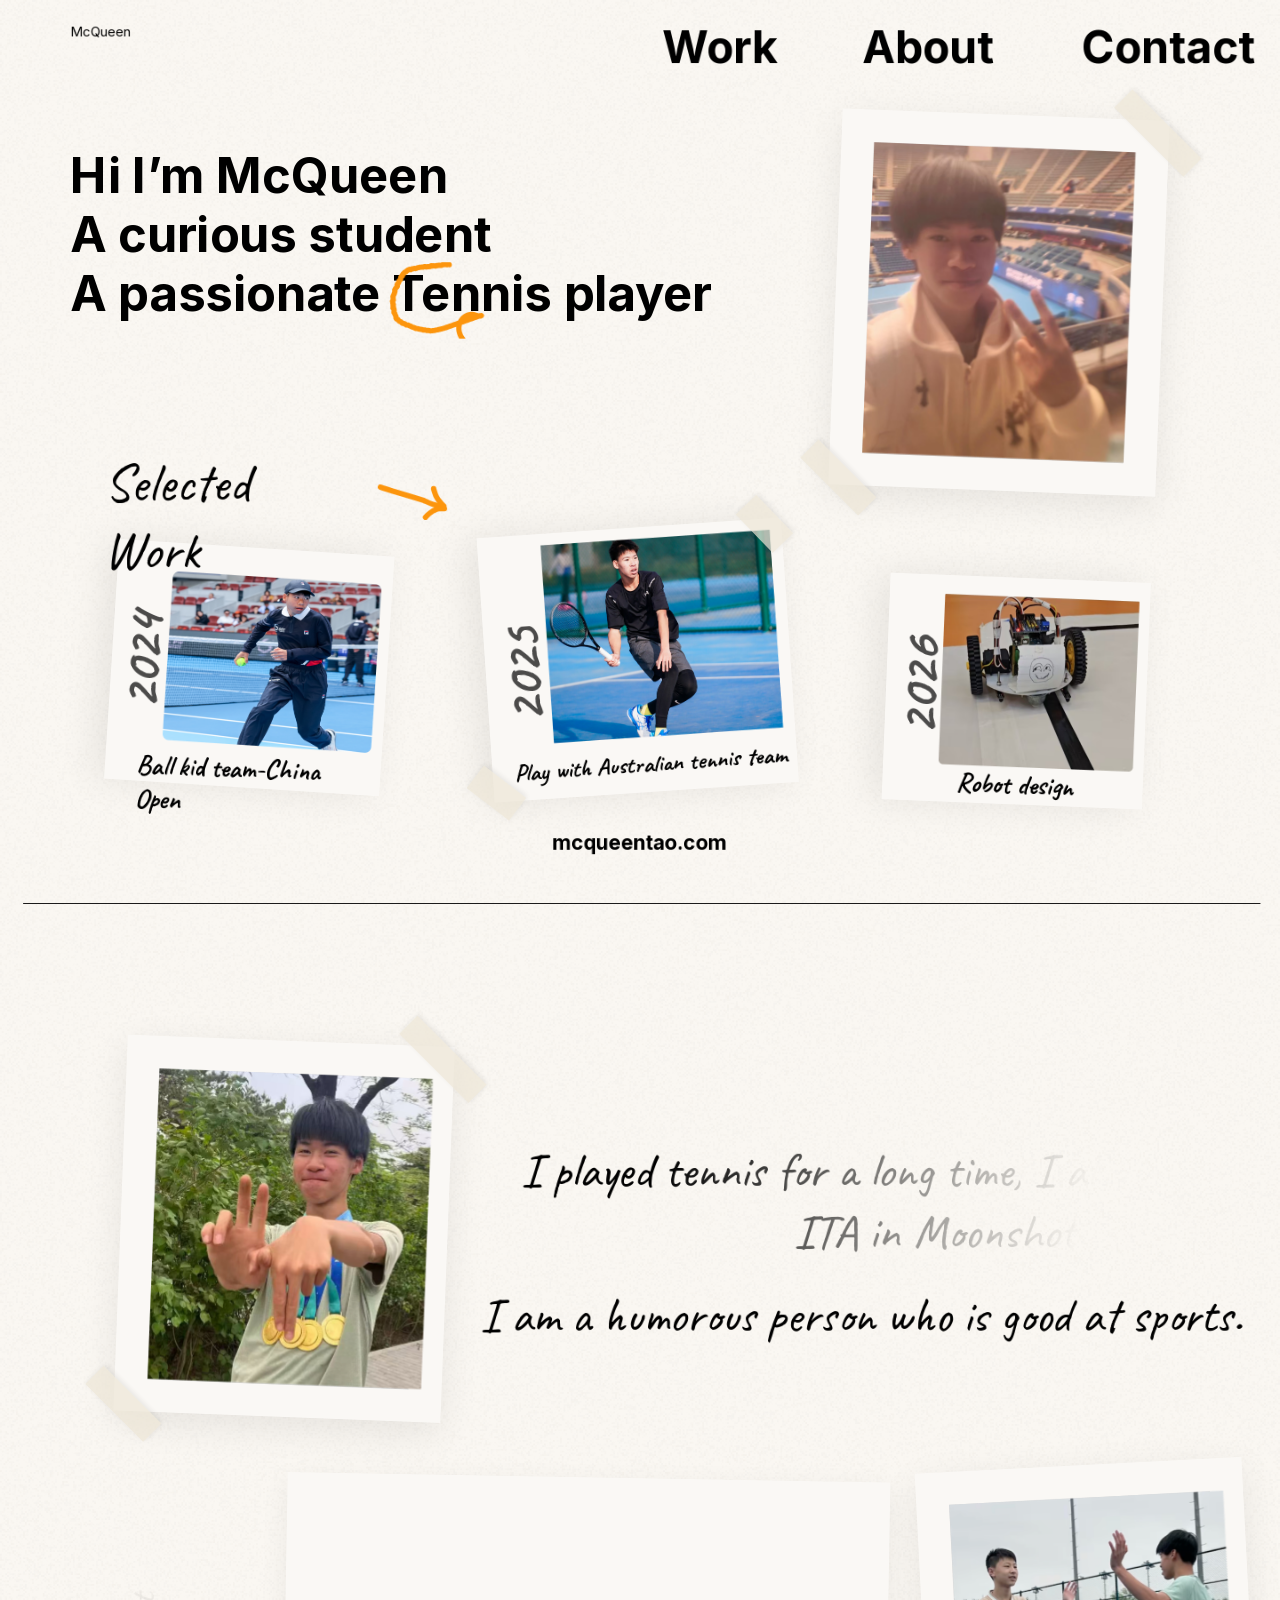
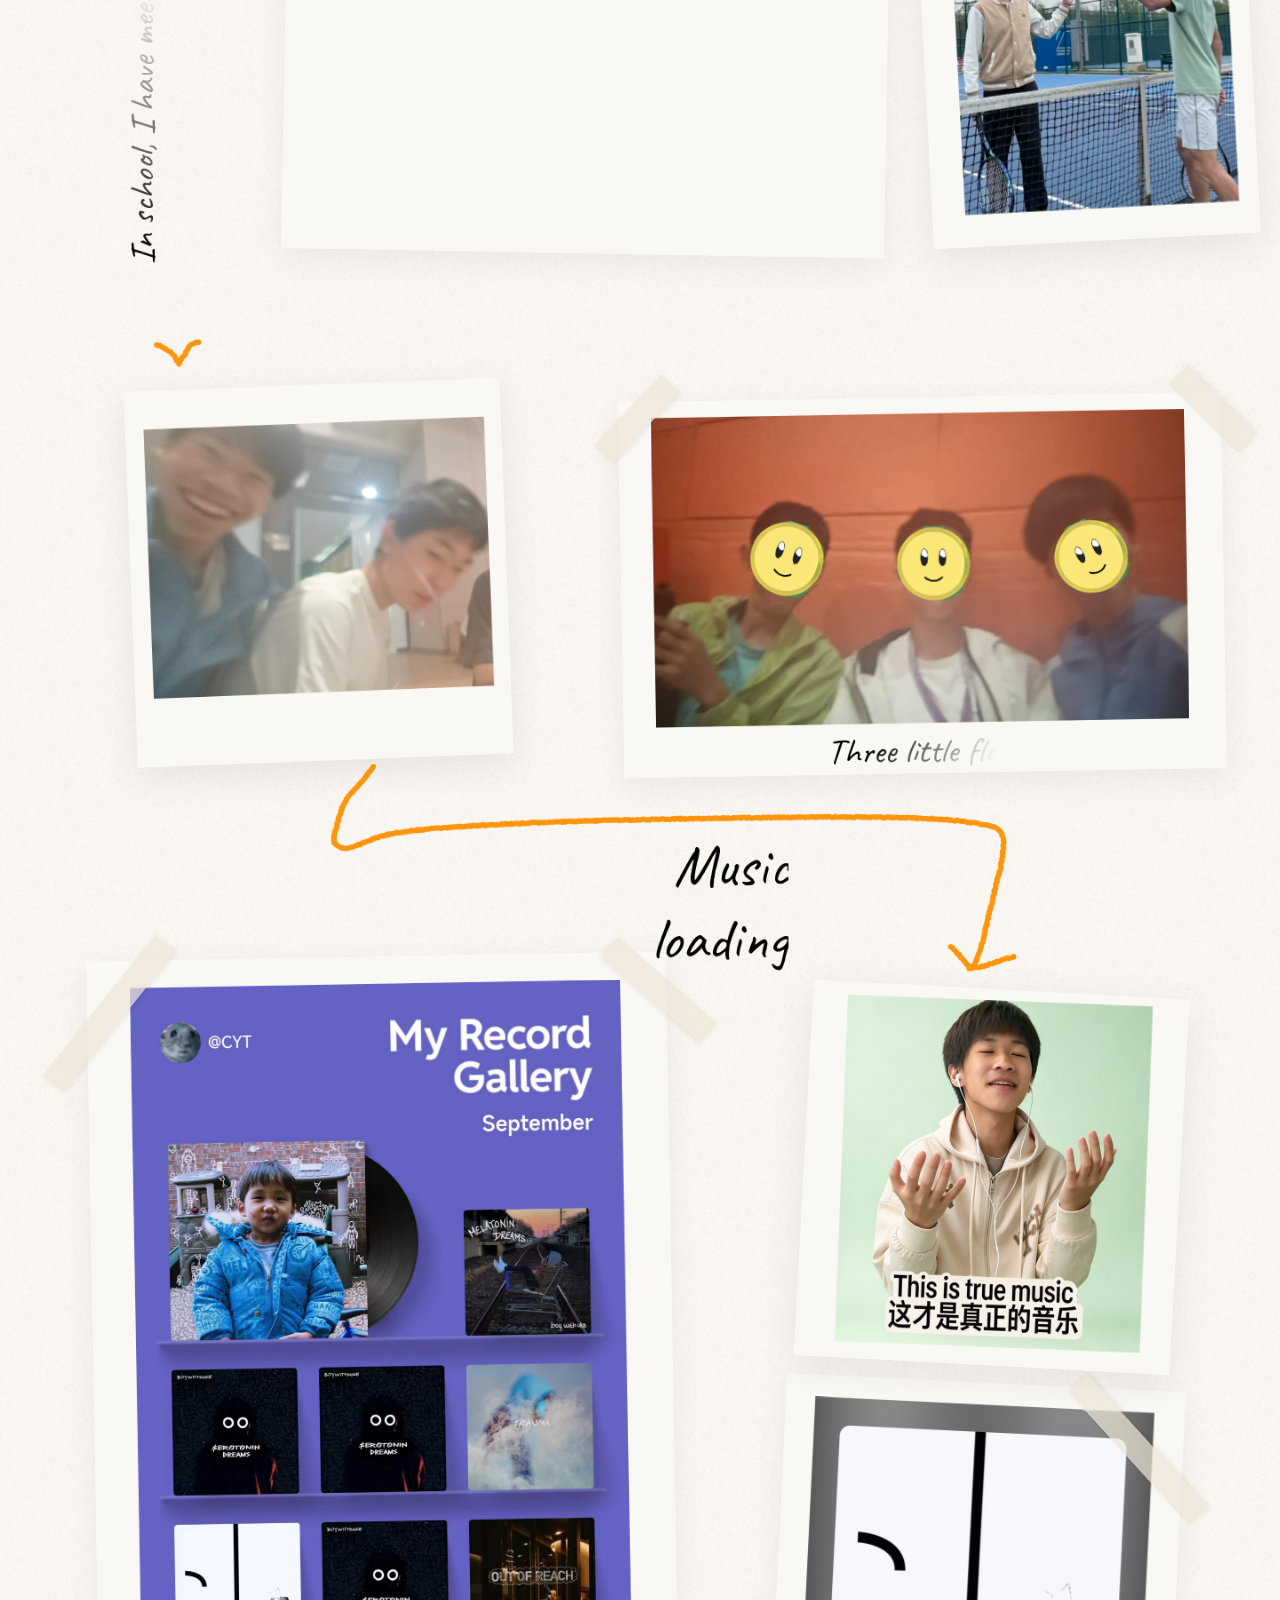
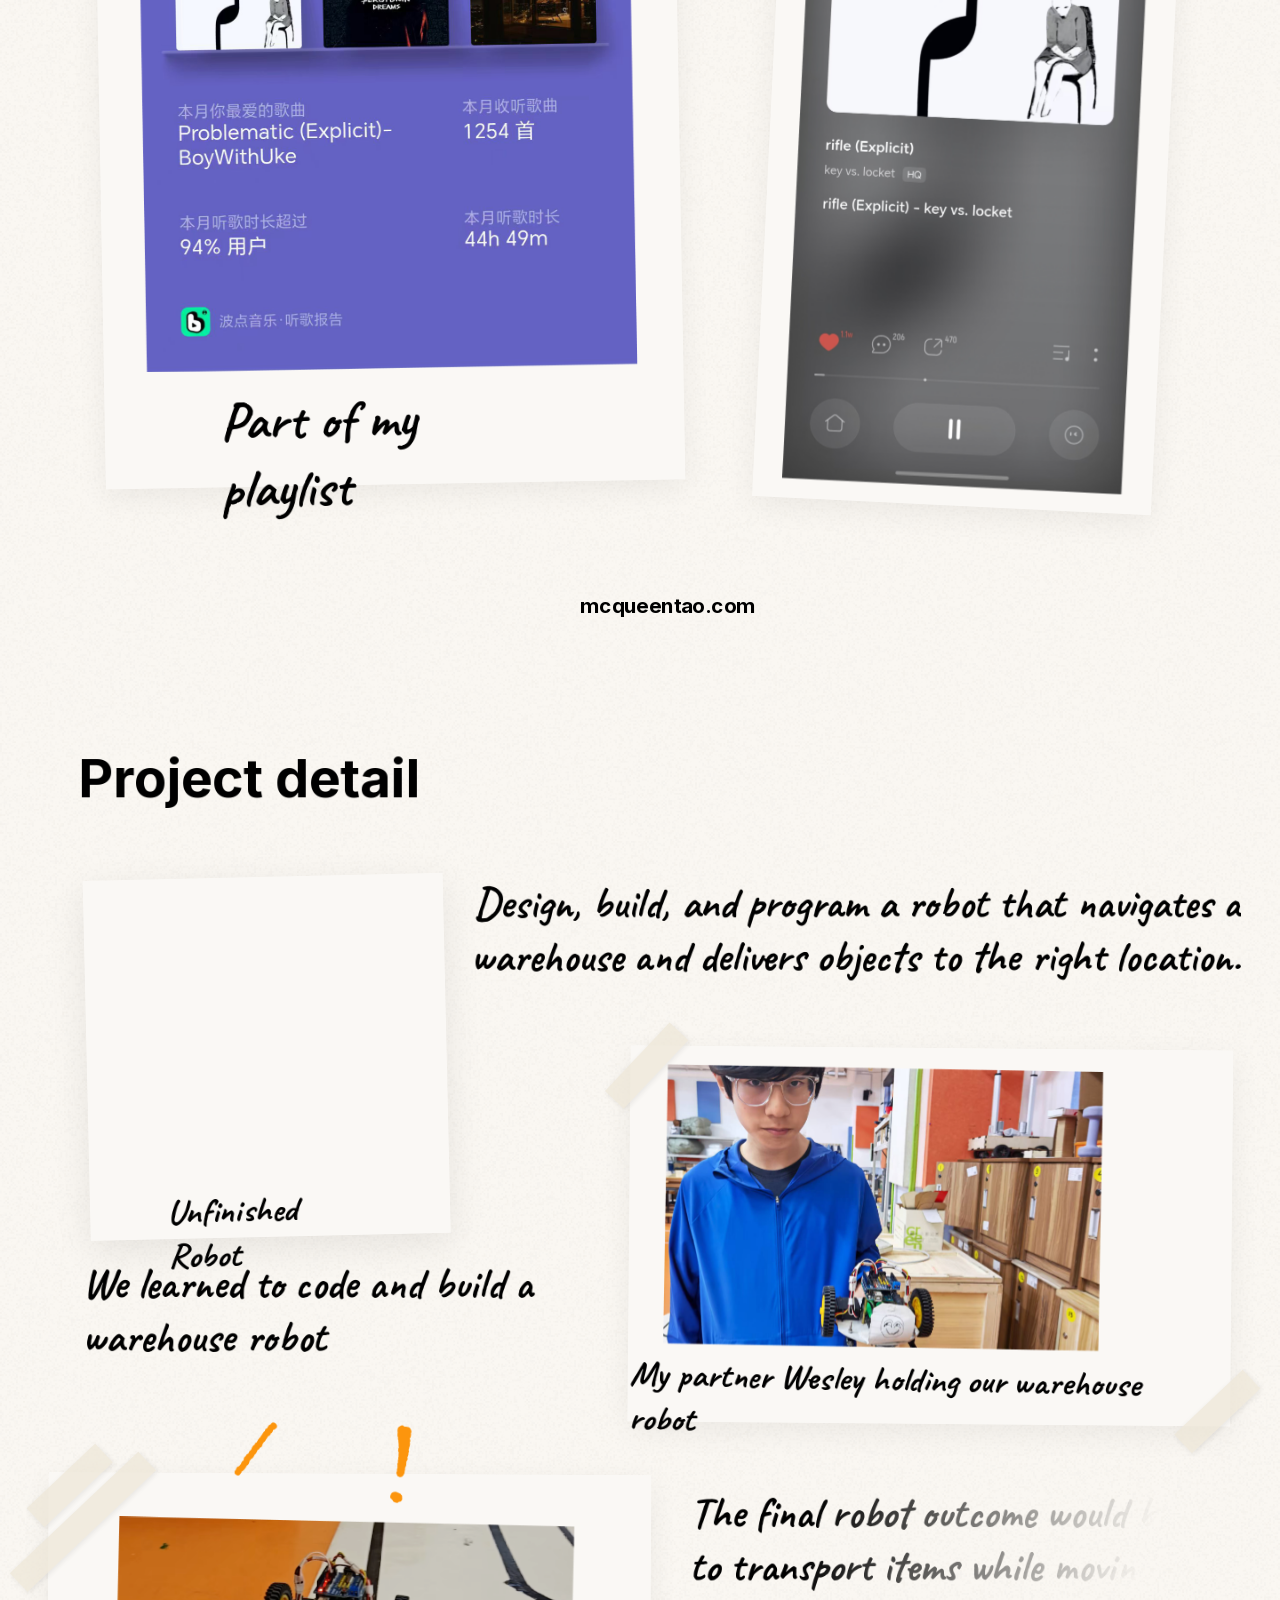
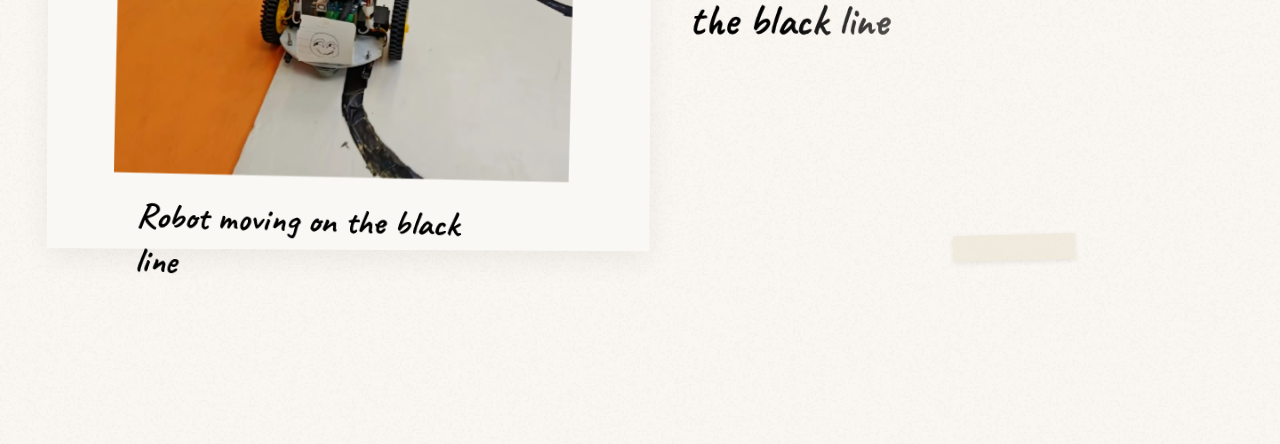
<file: mcqueen-portfolio/index.html>
<!DOCTYPE html>
<html lang="en">
<head>
<meta charset="utf-8">
<meta name="viewport" content="width=device-width, initial-scale=1">
<title>McQueen Portfolio</title>
<link rel="stylesheet" href="assets/fonts/fonts.css">
<link rel="stylesheet" href="style.css">
</head>
<body>
<div class="page">
  <div class="e16-281"></div>
  <div class="e66-8">Design, build, and program a robot that navigates a warehouse and delivers objects to the right location.</div>
  <div class="e16-282"></div>
  <div class="e9-27"></div>
  <div class="e9-28"></div>
  <img class="e9-29" src="assets/n9-29.png" alt="">
  <div class="e9-31"></div>
  <div class="e9-32"></div>
  <div class="e16-242"></div>
  <div class="e16-297"></div>
  <div class="e16-260"></div>
  <img class="e16-244" src="assets/n16-244.png" alt="">
  <div class="e12-176"></div>
  <div class="e12-177"></div>
  <img class="e12-178" src="assets/n12-178.png" alt="">
  <img class="e16-263" src="assets/n16-263.png" alt="">
  <div class="e15-185"></div>
  <div class="e16-197"></div>
  <div class="e16-304"></div>
  <div class="e16-314"></div>
  <img class="e16-306" src="assets/n16-306.png" alt="">
  <div class="e16-225"></div>
  <img class="e16-227" src="assets/n16-227.png" alt="">
  <div class="e15-186"></div>
  <img class="e15-187" src="assets/n15-187.png" alt="">
  <div class="e12-179"></div>
  <div class="e12-180"></div>
  <div class="e16-234"></div>
  <div class="e16-236"></div>
  <div class="e9-36">Hi I’m McQueen<br>A curious student<br>A passionate Tennis player</div>
  <div class="e9-38">Work</div>
  <div class="e11-162">McQueen</div>
  <div class="e9-39">About</div>
  <div class="e9-40">Contact</div>
  <div class="e9-42">mcqueentao.com </div>
  <div class="e9-45"></div>
  <img class="e9-46" src="assets/n9-46.png" alt="">
  <div class="e11-57"></div>
  <div class="e11-60">2025</div>
  <div class="e11-144"></div>
  <img class="e11-145" src="assets/n11-145.png" alt="">
  <div class="e11-146">2024</div>
  <div class="e11-130"></div>
  <img class="e11-131" src="assets/n11-131.png" alt="">
  <div class="e11-134">2026</div>
  <div class="e11-164">Ball kid team-China Open</div>
  <div class="e11-167">Play with Australian tennis team</div>
  <div class="e11-165">Robot design</div>
  <div class="e11-54"></div>
  <svg class="e11-171" viewBox="0 0 197 88" fill="none" xmlns="http://www.w3.org/2000/svg" aria-hidden="true"><path d="M67.5866 2.80621L67.4866 2.81371L66.2857 2.50647L64.9944 2.92376L63.6746 2.63999L62.3706 2.7238L61.0741 2.91028L59.7696 2.97074L58.5116 3.64633L57.1986 3.59758L55.8757 3.4368L54.6083 3.86107L53.3033 3.8891L52.042 4.3873L50.7098 4.17714L49.3898 4.07168L48.1132 4.38598L46.7544 3.97616L45.5608 5.00928L44.2716 5.18863L42.9259 4.9215L41.6848 5.48882L40.328 5.15515L39.0069 5.12874L37.7624 5.64991L36.429 5.53376L35.1381 5.71079L33.8282 5.80009L32.5631 6.16231L31.2485 6.21543L30.0684 7.02077L28.8039 7.31755L27.4239 7.06284L26.1797 7.50053L24.8587 7.57686L23.7599 8.57946L22.3048 8.14268L21.0774 8.63076L19.8717 9.14491L18.8246 9.94536L17.9964 10.9578L16.6725 11.406L16.1179 12.6543L14.8138 13.2754L14.0789 14.3664L13.9818 15.854L12.4899 16.4744L12.0097 17.7077L12.0342 19.2025L11.4323 20.3485L10.2735 21.2244L9.82924 22.4603L9.49561 23.7429L8.39795 24.6718L7.78035 25.8256L8.19955 27.4404L7.44256 28.5303L6.48348 29.5339L5.72518 30.6254L5.19614 31.8208L5.42276 33.32L5.09701 34.5702L4.71162 35.7968L4.24152 37.0064L3.65883 38.2076L3.10261 39.439L3.34713 40.7957L3.32905 42.0996L3.5821 43.4114L2.50649 44.6751L2.97403 45.9894L2.95918 47.2953L3.61629 48.5561L3.1986 49.8933L3.69786 51.1414L3.14163 52.5436L4.3119 53.6591L4.46135 54.9442L4.34058 56.3061L4.30598 57.6732L5.22646 58.758L5.5432 60.0257L6.17129 61.1717L6.63808 62.383L6.52464 63.8928L7.24655 65.0517L8.8025 65.4889L9.49683 66.5929L10.3579 67.5974L11.6425 68.0183L12.7091 68.7437L13.6378 69.7663L14.9433 70.0733L16.2009 70.4546L17.3639 71.0305L18.4332 71.853L19.8308 71.8785L21.0045 72.2262L22.1495 72.9164L23.4703 73.2542L24.6034 73.9471L25.7575 74.5247L27.0694 74.7827L28.2291 75.3478L29.4143 75.9018L30.7193 75.9818L31.9887 76.2739L33.1645 76.6869L34.4078 76.7244L35.7044 77.0261L36.9475 77.3672L38.1248 77.6934L39.4371 77.5597L40.7838 77.9339L41.9946 78.2638L43.2917 78.1672L44.5481 78.3419L45.7339 78.7007L47.0239 78.5543L48.3202 78.4786L49.6118 78.3479L50.9034 78.2242L52.1564 77.7865L53.4255 77.6069L54.7169 77.3783L56.0034 77.0601L57.276 76.7322L58.5524 76.3904L59.8404 76.0842L61.1006 75.7501L62.3816 75.3489L63.6652 74.9373L64.9483 74.5196L66.2246 74.0907L67.4931 73.6557L68.7679 73.216L70.0423 72.7749L71.313 72.3317L72.5868 71.8883L73.8587 71.4435L75.1306 70.9987L76.4012 70.5535L77.6737 70.1088L78.946 69.6645L80.218 69.2198L81.4893 68.7752L82.7608 68.3303L84.0334 67.8853L85.3047 67.4399L86.5761 66.9946L87.8475 66.5489L89.1197 66.1029L90.3908 65.6571L91.6624 65.2113L92.9339 64.7656L94.2053 64.3202L95.4768 63.8743L96.7484 63.4287L98.02 62.9833L99.2915 62.5377L100.563 62.092L101.834 61.6464L103.106 61.2008L104.377 61.135L104.441 61.2025L103.745 61.5754L102.576 61.7538L101.337 61.625L100.108 61.4061L98.9132 60.9852L97.6898 60.5975L96.4843 60.2456L95.2573 59.9991L94.0404 59.8698L92.8202 59.8542L91.5903 59.9514L90.3685 60.1682L89.1581 60.4966L87.9682 60.9514L86.7978 61.5172L85.6606 62.2082L84.5654 63.018L83.5207 63.945L82.5444 64.9981L81.6415 66.1628L80.8266 67.4363L80.1143 68.8126L79.5224 70.286L79.0655 71.8439L78.7556 73.4803L78.6111 75.1878L78.642 76.9581L78.8628 78.7776L79.2754 80.6411L79.8974 82.5297L80.7322 84.4332L81.7892 86.3333L83.0713 88.2174L84.5796 90.0703L86.3165 91.8788L88.2768 93.6356L90.4608 95.3269L92.8618 96.9434L95.4754 98.475L98.2939 99.913L101.307 101.249L104.508 102.475L107.885 103.583L111.427 104.568L115.121 105.424L118.957 106.147L122.922 106.732L127.004 107.177L131.19 107.478L135.463 107.635L139.809 107.648L144.216 107.518L148.667 107.247L153.15 106.837L157.65 106.29L162.154 105.612L166.65 104.804L171.123 103.87L175.561 102.812L179.949 101.634L184.274 100.339L188.523 98.9304L192.684 97.4119L196.743 95.7875" stroke-width="6.01067" stroke-linecap="round" stroke-linejoin="round" stroke="#FC950D"/></svg>
  <div class="e11-172">Selected Work</div>
  <div class="e12-173">All about me</div>
  <div class="e16-295">Project detail</div>
  <svg class="e15-189" viewBox="0 0 113 511" fill="none" xmlns="http://www.w3.org/2000/svg" aria-hidden="true"><path d="M109.637 3.33869L109.537 3.34302L108.083 3.06165L106.526 3.38622L104.954 3.09441L103.396 3.39521L101.812 3.00535L100.29 4.16675L98.7267 3.98441L97.1407 3.46761L95.5858 3.75928L94.0015 3.49426L92.4894 4.36058L90.9308 4.47299L89.3252 3.90235L87.7517 3.72553L86.2273 4.37868L84.6572 4.39357L83.1148 4.68241L81.5788 5.10215L79.9786 4.69818L78.477 5.49299L76.9047 5.44209L75.2576 4.5654L73.7246 4.98903L72.2568 6.0455L70.6551 5.73317L69.1558 6.41734L67.5006 5.62768L65.9852 6.17196L64.371 5.84486L62.841 6.20281L61.3074 6.57574L59.6975 6.35579L58.1629 6.66103L56.6264 7.01935L55.0871 7.31869L53.5534 7.61171L51.9842 7.75015L50.5015 8.36084L48.8936 8.34703L47.417 8.9273L45.9237 9.40913L44.3186 9.51139L42.8737 10.1603L41.7277 11.5699L40.2414 12.0243L38.8645 12.7357L37.0583 12.5593L35.9224 13.7662L34.5608 14.514L33.4061 15.5838L31.8995 16.1283L30.9081 17.381L29.456 18.0609L28.3741 19.1819L27.2845 20.2896L25.6781 20.9807L25.3391 22.7165L23.7771 23.5389L23.6508 25.3215L22.447 26.4318L21.7323 27.8336L21.8743 29.6212L20.9965 30.9264L19.5473 32.0367L20.0461 33.8855L18.926 35.1489L19.1794 36.8717L17.6502 38.0288L17.5615 39.6375L17.1421 41.1431L16.8498 42.6935L16.1835 44.1233L16.4419 45.8288L15.2834 47.1148L14.5124 48.5319L14.0492 50.0309L14.5181 51.7577L14.3203 53.3189L13.5937 54.7503L12.6311 56.1346L13.3997 57.899L12.2809 59.2661L12.1646 60.832L12.22 62.4311L11.9992 63.9775L11.6692 65.5031L11.429 67.041L10.7792 68.53L10.3529 70.0546L11.0363 71.7124L9.74444 73.1374L10.8718 74.8248L10.2164 76.3296L9.3597 77.8251L9.81984 79.4339L9.14223 80.9514L9.03114 82.513L9.03968 84.0816L9.61403 85.6827L9.41957 87.2361L8.77166 88.7645L9.57684 90.3757L8.41399 91.8734L8.67822 93.4537L9.40421 95.0699L8.91173 96.6033L8.94135 98.1767L9.04379 99.7637L8.61326 101.297L8.53981 102.859L8.24242 104.398L7.8022 105.92L7.14971 107.42L7.84055 109.067L7.49311 110.6L7.12968 112.132L6.51061 113.64L6.3802 115.198L6.55586 116.784L5.9443 118.299L6.20355 119.892L6.29724 121.468L6.57272 123.057L5.37181 124.53L5.49487 126.108L6.11829 127.72L6.02519 129.278L5.79168 130.828L5.86564 132.399L5.7141 133.954L4.85496 135.467L4.98949 137.041L5.34471 138.627L5.49493 140.2L5.43318 141.76L4.86545 143.294L4.45467 144.837L4.61162 146.411L4.40412 147.964L3.79792 149.494L4.41083 151.089L4.38347 152.65L3.79117 154.201L4.52047 155.776L3.74071 157.327L4.58148 158.899L4.33769 160.463L3.92164 162.016L4.34718 163.589L4.07759 165.143L4.57766 166.709L3.6209 168.265L4.1702 169.835L3.86539 171.397L4.31091 172.964L3.60387 174.518L3.64565 176.079L3.92349 177.642L4.41141 179.209L4.40954 180.774L3.57275 182.333L4.24021 183.902L4.14608 185.46L4.23079 187.025L3.37279 188.584L3.56332 190.146L4.18995 191.714L3.58816 193.274L3.38846 194.834L3.68823 196.398L3.71524 197.964L3.24601 199.522L4.13623 201.092L4.10768 202.657L3.35773 204.212L3.47246 205.776L3.17214 207.339L3.99788 208.907L3.38745 210.466L3.93368 212.033L3.72075 213.594L3.49525 215.156L3.16405 216.717L3.00533 218.279L3.08812 219.842L3.95174 221.411L4.20022 222.974L3.87212 224.536L3.10643 226.097L3.03324 227.657L3.8782 229.225L3.22056 230.787L4.18709 232.349L4.18954 233.915L3.36259 235.476L3.76753 237.038L3.63483 238.604L3.16169 240.166L3.52083 241.727L3.44532 243.294L3.75197 244.854L3.40504 246.414L3.7969 247.98L3.5377 249.546L3.12152 251.111L3.22286 252.668L3.25641 254.237L3.7515 255.795L4.08347 257.352L4.37664 258.907L3.36881 260.491L3.91052 262.04L4.42339 263.588L3.36258 265.182L3.64083 266.737L4.37677 268.275L3.8745 269.857L3.49199 271.437L4.661 272.951L3.99162 274.544L4.83566 276.069L4.21176 277.663L5.0228 279.188L4.03646 280.801L5.06689 282.315L4.99642 283.882L4.47933 285.471L4.65522 287.027L4.2724 288.61L5.29524 290.128L4.97658 291.704L4.93002 293.267L5.52157 294.804L4.72524 296.4L4.89781 297.959L5.53105 299.503L5.40071 301.064L5.64308 302.617L6.05706 304.174L6.08581 305.733L5.79735 307.303L5.79055 308.876L5.42555 310.444L6.42993 311.978L5.47612 313.575L5.6163 315.128L6.05616 316.687L6.46157 318.232L6.23867 319.806L6.68138 321.356L5.55926 322.949L5.7525 324.508L6.45059 326.052L6.19448 327.625L6.54351 329.177L6.7414 330.739L5.84525 332.321L6.96225 333.861L6.32153 335.437L7.01976 336.987L6.81202 338.553L5.98032 340.138L6.29288 341.692L6.12918 343.261L6.61935 344.811L7.03228 346.366L6.18262 347.949L6.22689 349.511L6.90331 351.059L7.20743 352.616L7.31287 354.177L6.81715 355.751L7.08576 357.309L6.40873 358.888L6.81159 360.442L7.40876 361.992L7.63453 363.55L6.53577 365.139L6.79727 366.696L7.51618 368.244L7.5033 369.805L7.68235 371.367L7.61243 372.929L7.72409 374.493L7.22885 376.065L7.05145 377.637L7.66668 379.181L7.37902 380.756L7.41279 382.314L7.28016 383.886L7.17694 385.448L7.38185 387.01L8.28996 388.547L7.15695 390.143L7.19686 391.706L7.29052 393.266L7.82723 394.817L7.89037 396.372L7.63094 397.952L8.10946 399.494L8.31224 401.056L7.80227 402.646L8.07619 404.198L8.66607 405.726L7.85125 407.342L8.54369 408.861L8.76844 410.421L8.52977 411.992L8.33864 413.575L8.31391 415.136L8.42746 416.699L9.17233 418.221L8.62745 419.814L8.90313 421.369L9.42841 422.891L9.39884 424.471L10.0127 425.996L10.0873 427.554L9.53786 429.158L9.24604 430.737L10.1657 432.244L9.33026 433.866L10.1986 435.379L9.92276 436.955L10.0827 438.511L9.85978 440.094L10.1489 441.643L9.99537 443.217L9.97035 444.782L10.7609 446.3L10.376 447.886L11.4283 449.391L11.4947 450.954L11.4026 452.525L11.3943 454.092L11.2032 455.666L10.613 457.255L11.1001 458.796L11.0902 460.357L11.3839 461.912L11.5905 463.47L11.7506 465.03L11.3696 466.595L11.0848 468.163L11.7139 469.717L11.7595 471.281L11.192 472.849L11.1915 474.411L11.6909 475.971L11.3677 477.537L11.3393 479.099L11.3497 480.661L11.2939 482.225L11.8029 483.784L11.4187 485.351L11.8873 486.911L11.6211 488.475L11.7186 490.037L11.2418 491.603L11.3078 493.165L11.5725 494.726L12.2729 496.284L11.7149 497.851L11.9784 499.412L11.6537 500.977L11.7901 502.539L11.9239 504.101L11.5825 505.666L12.3124 507.224L11.8114 507.994" stroke-width="6.01067" stroke-linecap="round" stroke-linejoin="round" stroke="#FC950D"/></svg>
  <svg class="e15-190" viewBox="0 0 29 25" fill="none" xmlns="http://www.w3.org/2000/svg" aria-hidden="true"><path d="M25.9823 21.5628L25.9097 21.4931L25.4676 20.0797L24.9477 18.5924L24.0259 17.2969L23.5012 15.7209L22.3253 14.6281L20.9972 13.7137L19.8316 12.6658L19.2242 10.9871L17.5937 10.4786L16.0309 9.9988L14.7862 9.0318L13.7323 7.78242L12.0275 7.58637L10.9798 6.26747L9.47774 5.7735L8.17998 4.84225L6.88999 3.85088L5.22081 3.78547L3.59821 3.68593L3.01774 3.01769" stroke-width="6.03538" stroke-linecap="round" stroke-linejoin="round" stroke="#FC950D"/></svg>
  <svg class="e15-191" viewBox="0 0 29 32" fill="none" xmlns="http://www.w3.org/2000/svg" aria-hidden="true"><path d="M3.02905 28.3842L3.0821 28.2983L4.08174 27.1545L4.20045 25.4506L4.57217 23.8463L5.97552 22.8323L6.3869 21.2193L7.4743 20.0485L8.8912 19.1017L9.74511 17.7831L10.7465 16.5548L10.609 14.5794L12.1607 13.7037L12.4509 12.0294L13.8505 11.0447L13.9441 9.23595L15.0019 8.00962L16.1548 6.86493L17.2421 5.66678L18.844 5.13574L20.3291 4.74243L21.6969 4.01018L23.0693 3.02872L24.6848 3.30311L25.9714 3.20869L25.9697 3.08285" stroke-width="6.05726" stroke-linecap="round" stroke-linejoin="round" stroke="#FC950D"/></svg>
  <div class="e15-193">In school, I have meet a lot of friends</div>
  <img class="e16-194" src="assets/n16-194.png" alt="">
  <img class="e16-199" src="assets/n16-199.png" alt="">
  <img class="e16-202" src="assets/n16-202.png" alt="">
  <div class="e16-220"><i></i></div>
  <div class="e16-252"><i></i></div>
  <div class="e16-221"><i></i></div>
  <div class="e16-249"><i></i></div>
  <img class="e16-229" src="assets/n16-229.png" alt="">
  <img class="e16-230" src="assets/n16-230.png" alt="">
  <img class="e16-232" src="assets/n16-232.png" alt="">
  <svg class="e16-257" viewBox="0 0 762 234" fill="none" xmlns="http://www.w3.org/2000/svg" aria-hidden="true"><path d="M48.0087 3.00273L47.9475 3.0819L47.2703 4.3759L46.4071 5.68253L45.6896 7.09509L44.7595 8.3601L43.2189 9.14898L42.6423 10.6812L41.3368 11.6389L41.0708 13.414L39.4896 14.1547L39.1383 15.8763L37.8207 16.8226L36.878 18.0707L36.1891 19.5287L34.6878 20.3135L33.7846 21.5937L32.9139 22.9028L31.5213 23.7673L30.5206 24.9647L29.894 26.4883L28.6333 27.4609L27.4246 28.4762L26.4022 29.6555L25.3125 30.7742L24.7424 32.3675L23.1111 32.9886L22.1824 34.2551L21.2689 35.5393L19.9542 36.4918L19.2702 37.9454L18.379 39.2316L17.3011 40.4025L17.3619 42.2574L16.0917 43.3223L15.5389 44.7907L14.6608 46.0945L14.0582 47.5342L13.3721 48.9369L12.2305 50.1609L12.6148 51.9878L11.2062 53.1309L11.4012 54.857L11.234 56.442L10.0968 57.7114L9.51061 59.1654L9.05477 60.6605L8.45042 62.1128L8.65246 63.7935L8.30601 65.3158L7.2584 66.6485L6.90715 68.1716L6.99324 69.8101L6.83509 71.3831L6.30946 72.8592L5.88019 74.3615L4.8952 75.7132L4.28119 77.1622L4.5962 78.8713L3.59242 80.2072L3.69082 81.8382L3.00248 83.3286L3.76216 84.8971L3.10736 86.5079L4.17606 87.8643L3.66307 89.7296L5.22584 90.666L6.28426 91.7585L7.58613 92.551L8.84571 93.3476L10.2239 93.9144L11.4379 95.1725L13.077 94.8993L14.5711 95.6269L16.1535 95.6953L17.7215 95.485L19.2979 95.4L20.8847 95.3087L22.2808 94.3511L23.837 94.146L25.3482 93.7488L26.8243 93.2343L28.1997 92.4303L29.8011 92.2773L31.0262 91.0905L32.8812 91.5762L34.1465 90.5241L35.4147 89.4946L36.9489 89.125L38.561 88.9391L39.8616 87.996L41.3744 87.5705L42.9147 87.2126L44.3127 86.5052L45.946 86.3925L46.9724 84.7259L48.712 84.9009L50.0023 83.8839L51.4637 83.3217L53.2644 83.7788L54.4477 82.3635L55.9768 82.0037L57.4317 81.4078L59.1727 81.8632L60.5118 80.8229L62.203 81.1597L63.4814 79.8098L65.2392 80.4634L66.5253 79.0891L68.1926 79.4124L69.7392 79.1632L71.2432 78.773L72.7356 78.2559L74.184 77.4613L75.9062 78.3009L77.4458 78.0001L79.0006 77.9283L80.5102 77.4671L82.0804 77.453L83.5492 76.713L85.1649 77.0028L86.6578 76.4298L88.229 76.3908L89.7873 76.3226L91.2262 75.1869L92.8643 75.761L94.377 75.289L95.9965 75.6483L97.4203 74.4003L99.1134 75.4149L100.551 74.2957L102.205 75.1257L103.716 74.4935L105.298 74.7859L106.809 73.9463L108.364 73.999L109.921 73.8982L111.478 73.5118L112.972 72.9367L114.55 73.0327L116.152 73.2399L117.658 72.774L119.209 72.54L120.806 72.6293L122.344 72.6059L123.958 73.2693L125.509 72.7472L127.011 72.1518L128.564 72.0945L130.151 72.1777L131.758 72.7428L133.238 71.7924L134.843 72.332L136.381 71.5433L137.917 71.4194L139.495 71.7914L141.042 71.3816L142.633 71.4108L144.123 70.6822L145.744 71.691L147.279 71.0314L148.903 71.6218L150.417 71.2556L151.951 70.9191L153.524 70.9092L155.092 70.506L156.613 70.2157L158.209 70.9688L159.703 69.7162L161.322 70.2759L162.864 69.9389L164.42 70.1549L165.998 70.4846L167.524 69.618L169.129 69.833L170.626 69.1176L172.167 68.9857L173.79 70.0178L175.329 69.3137L176.947 69.8296L178.441 69.1003L179.974 68.7958L181.546 68.9231L183.117 68.7831L184.749 69.503L186.256 69.0103L187.807 69.0525L189.381 69.2795L190.911 68.4692L192.471 67.9328L194.08 68.9839L195.596 68.4476L197.114 67.6151L198.737 68.5108L200.316 68.2459L201.863 68.4596L203.362 67.4264L204.974 68.4084L206.527 67.9004L208.104 67.7594L209.637 67.607L211.184 67.5003L212.774 68.1017L214.345 67.9978L215.876 66.7312L217.447 67.4312L219.004 67.5643L220.567 67.63L222.118 67.1345L223.71 67.3892L225.233 66.6016L226.771 66.3398L228.328 66.3107L229.886 66.0772L231.471 66.3284L233.046 66.3305L234.622 67.1128L236.142 66.2356L237.713 66.488L239.288 66.6318L240.848 66.1553L242.426 66.6269L243.97 66.503L245.52 66.3134L247.067 65.8501L248.644 66.039L250.218 65.9268L251.766 65.7352L253.314 65.6147L254.873 65.6653L256.439 65.7155L258.01 65.7398L259.573 65.3661L261.155 66.2182L262.668 64.9726L264.258 65.9571L265.806 65.4675L267.356 64.8773L268.934 65.0056L270.492 65.0341L272.039 64.836L273.619 65.5566L275.174 65.2982L276.753 65.6896L278.3 64.8399L279.853 64.5495L281.424 65.1543L282.979 65.0643L284.522 64.4143L286.101 64.8903L287.651 64.2073L289.237 64.8309L290.784 64.6036L292.337 64.4519L293.906 64.757L295.458 64.3499L297.041 64.9261L298.587 64.0378L300.173 65.1178L301.697 63.8878L303.27 64.3981L304.828 64.2371L306.383 63.8535L307.948 63.7553L309.51 63.6673L311.079 64.1567L312.624 63.6215L314.192 63.8882L315.747 63.5844L317.318 63.817L318.879 63.5123L320.443 63.753L322.001 63.732L323.554 63.4271L325.137 64.3258L326.687 63.7601L328.259 64.0549L329.818 63.786L331.362 63.1859L332.932 63.6063L334.49 63.4899L336.043 63.1082L337.632 64.219L339.194 64.0805L340.741 63.4165L342.311 63.8754L343.872 63.9304L345.414 63.0408L346.989 63.5876L348.556 63.7713L350.103 63.0085L351.661 62.8842L353.218 62.6716L354.792 63.3107L356.36 63.5827L357.916 63.3069L359.486 63.6576L361.031 62.8035L362.586 62.4911L364.153 62.7588L365.713 62.6702L367.272 62.5218L368.851 63.3749L370.403 62.9238L371.963 62.8132L373.516 62.3367L375.079 62.3521L376.651 62.9099L378.216 63.0715L379.769 62.6794L381.338 63.0982L382.9 63.0461L384.452 62.4605L386.009 62.1836L387.586 63.007L389.126 61.8682L390.691 62.1157L392.245 61.8183L393.831 62.9941L395.372 61.7412L396.941 62.0823L398.516 62.8586L400.063 62.0939L401.634 62.7907L403.189 62.4587L404.743 61.7899L406.307 61.8046L407.883 62.5989L409.434 62.0202L410.991 61.9216L412.55 61.9938L414.113 61.8988L415.676 61.7492L417.252 62.4647L418.812 62.3705L420.363 61.8275L421.924 62.1022L423.481 62.0392L425.044 61.7553L426.608 61.6196L428.183 62.3646L429.736 61.9099L431.29 61.6236L432.852 62.1097L434.404 61.2833L435.981 61.8445L437.548 61.9976L439.109 61.9268L440.666 61.8182L442.209 61.0373L443.782 62.1083L445.339 61.2077L446.921 62.1929L448.47 61.2737L450.036 61.7077L451.597 62.082L453.14 61.4738L454.7 60.7877L456.28 61.5123L457.842 61.3444L459.398 61.0254L460.952 60.8861L462.516 61.752L464.066 60.6356L465.637 60.6808L467.208 61.0156L468.779 61.7053L470.323 60.8193L471.872 60.7307L473.45 61.7456L475.022 61.7243L476.586 61.4802L478.144 61.2742L479.696 61.0086L481.246 61.072L482.807 60.8361L484.392 61.6441L485.959 61.617L487.503 60.4038L489.064 60.8899L490.617 61.3706L492.178 60.7234L493.75 60.5809L495.321 60.9316L496.886 61.3945L498.43 60.825L499.969 60.507L501.558 61.0456L503.124 60.5103L504.697 61.2879L506.238 60.1557L507.795 61.0499L509.353 60.9125L510.922 60.161L512.496 60.6797L514.059 61.083L515.601 60.4275L517.151 60.8629L518.735 61.1403L520.3 60.5087L521.863 60.7438L523.413 60.622L524.951 60.2912L526.535 60.7289L528.101 59.9976L529.668 60.5232L531.217 60.2855L532.759 60.3911L534.343 60.9094L535.913 60.6286L537.471 60.2429L539.024 60.6613L540.567 60.4335L542.145 59.838L543.717 60.3055L545.274 60.0272L546.826 60.9458L548.379 59.9517L549.958 60.3523L551.522 59.879L553.075 59.9424L554.619 60.5462L556.196 60.1193L557.766 59.7876L559.327 60.3952L560.871 59.8674L562.434 59.9258L564.011 60.4133L565.574 60.9463L567.122 60.6947L568.676 59.7086L570.254 60.7257L571.818 60.3374L573.368 60.4133L574.92 60.2879L576.499 60.0726L578.063 60.189L579.612 59.8029L581.166 60.83L582.745 60.0902L584.306 60.3526L585.852 60.3295L587.416 60.7549L588.988 60.805L590.544 60.876L592.089 59.9263L593.673 59.7877L595.239 59.7945L596.787 59.871L598.344 60.4882L599.917 60.5292L601.478 59.8843L603.018 60.5941L604.598 60.5832L606.163 60.1648L607.696 60.9685L609.281 60.4291L610.849 60.0612L612.39 60.2785L613.968 60.1754L615.527 60.5714L617.074 60.2719L618.651 60.3107L620.218 60.0431L621.742 61.1719L623.322 61.317L624.882 61.0839L626.447 60.4095L628.018 60.6513L629.574 60.2545L631.135 60.7138L632.689 61.1664L634.25 60.5488L635.817 61.0029L637.373 60.5964L638.939 60.9655L640.499 60.8255L642.047 61.4306L643.627 60.7673L645.17 61.2749L646.748 60.9468L648.278 61.7508L649.879 60.6811L651.425 60.9329L652.991 61.0796L654.535 61.507L656.115 60.985L657.663 61.4953L659.233 60.9815L660.765 62.2084L662.326 61.9304L663.91 61.4631L665.466 61.5475L667.004 62.2701L668.559 62.2364L670.135 62.1143L671.689 62.1322L673.238 62.5561L674.809 62.3304L676.353 62.674L677.974 61.6514L679.466 62.8075L681.047 62.6401L682.599 62.7084L684.162 62.8381L685.727 62.7602L687.255 63.3539L688.866 62.6588L690.377 63.4269L691.939 63.4573L693.559 62.773L695.122 62.8474L696.597 63.9242L698.207 63.4373L699.721 64.032L701.264 64.2818L702.811 64.5084L704.332 64.9381L706.02 63.8537L707.543 64.2472L709.071 64.6958L710.586 65.1255L712.168 65.1021L713.753 65.0011L715.297 65.2397L716.772 66.0149L718.253 66.6393L719.901 66.1709L721.359 66.9786L723.011 66.4601L724.627 66.2935L726.131 66.7802L727.708 66.7976L729.232 67.2025L730.712 67.8085L732.153 68.5756L733.73 68.6373L735.26 68.9604L736.817 69.1442L738.389 69.2539L739.987 69.2533L741.451 69.8794L742.916 70.4841L744.548 70.4024L745.897 71.4401L747.552 71.2921L749.04 71.8713L750.472 72.5574L751.603 73.7136L752.863 74.5819L753.986 75.6327L755.018 76.7875L755.81 78.122L756.792 79.3909L756.8 81.0555L757.507 82.4703L758.241 83.9119L758.447 85.4737L758.421 87.0621L758.857 88.6107L758.997 90.1748L758.098 91.7503L757.999 93.3032L758.706 94.8863L758.536 96.4499L757.804 97.9529L757.47 99.4797L758.08 101.125L757.099 102.564L757.437 104.191L757.676 105.811L756.63 107.22L756.775 108.832L756.645 110.399L755.485 111.759L755.485 113.352L755.056 114.854L755.693 116.597L755.341 118.123L754.896 119.624L754.412 121.12L753.134 122.41L753.895 124.214L753.005 125.601L752.118 126.984L752.228 128.63L751.107 129.948L750.957 131.525L751.272 133.223L750.203 134.558L749.55 136.001L749.969 137.723L749.392 139.195L749.536 140.805L748.847 142.252L747.799 143.616L748.331 145.337L747.956 146.854L747.578 148.37L746.468 149.715L746.286 151.275L746.648 152.964L746.078 154.433L745.864 155.987L745.712 157.557L745 158.992L744.731 160.533L743.51 161.845L743.772 163.515L743.405 165.032L742.611 166.446L742.292 167.975L742.415 169.612L741.504 170.997L740.97 172.474L741.594 174.234L740.461 175.565L740.32 177.137L740.12 178.695L739.611 180.178L739.993 181.877L738.442 183.108L738.502 184.729L737.671 186.135L737.654 187.738L737.527 189.313L737.088 190.814L737.135 192.429L736.737 193.942L736.238 195.429L735.986 196.976L735.893 198.566L735.505 200.081L735.098 201.592L734.092 202.937L733.189 204.303L733.444 206.003L733.242 207.575L732.301 208.922L732.243 210.542L731.389 211.909L731.005 213.427L730.325 214.844L729.628 216.249L729.348 217.81L728.874 219.303L727.909 220.601L728.086 222.357L726.941 223.575L726.29 224.988L726.23 226.708L724.545 227.588L723.889 228.986L723.124 230.322L721.814 230.295L720.661 229.199L719.275 228.424L718.293 227.161L716.817 226.447L715.949 225.092L715.334 223.526L713.88 222.748L713.097 221.362L712.295 220.005L710.602 219.378L710.031 217.833L708.924 216.718L708.345 215.143L706.523 214.698L705.572 213.458L704.981 211.834L703.739 210.869L702.482 209.921L701.636 208.544L700.554 207.417L698.924 206.868L698.796 206.564" stroke-width="6.00496" stroke-linecap="round" stroke-linejoin="round" stroke="#FC950D"/></svg>
  <svg class="e16-258" viewBox="0 0 57 20" fill="none" xmlns="http://www.w3.org/2000/svg" aria-hidden="true"><path d="M3.01583 16.8456L3.11411 16.8246L4.51969 16.2499L6.14709 16.6275L7.6381 15.9733L9.16217 15.5819L10.7083 15.3293L12.3047 15.399L13.9093 15.4928L15.517 15.5848L16.8244 14.22L18.3472 13.8579L20.1576 14.4724L21.5071 13.4999L22.948 12.8491L24.672 13.1033L25.7929 11.4574L27.4139 11.378L29.0734 11.3981L30.5429 10.8433L31.8966 9.95511L33.5763 10.0093L34.7539 8.63027L36.5221 8.92346L38.0127 8.43155L39.4088 7.67845L40.7706 6.8335L42.2143 6.19287L43.7714 5.92385L45.2059 5.23409L46.6205 4.47091L48.4624 5.22526L49.9885 4.84969L51.4666 4.29976L52.9728 3.84812L53.9848 3.63456L53.7914 3.01596" stroke-width="6.03044" stroke-linecap="round" stroke-linejoin="round" stroke="#FC950D"/></svg>
  <div class="e16-259">Music loading</div>
  <img class="e16-265" src="assets/n16-265.png" alt="">
  <img class="e16-272" src="assets/n16-272.png" alt="">
  <div class="e16-274">Three little flower</div>
  <div class="e16-275"></div>
  <div class="e16-277"></div>
  <div class="e16-287"></div>
  <div class="e16-289"></div>
  <div class="e16-224">Logician</div>
  <div class="e16-286">Part of my playlist</div>
  <div class="e16-293">mcqueentao.com </div>
  <div class="e16-341">mcqueentao.com </div>
  <img class="e16-296" src="assets/n16-296.png" alt="">
  <div class="e16-299">Unfinished Robot</div>
  <div class="e16-309">My partner Wesley holding our warehouse robot</div>
  <div class="e16-279"></div>
  <div class="e16-310"></div>
  <div class="e16-312"></div>
  <div class="e16-332"></div>
  <div class="e16-330"></div>
  <div class="e16-328"></div>
  <svg class="e16-317" viewBox="0 0 60 144" fill="none" xmlns="http://www.w3.org/2000/svg" aria-hidden="true"><path d="M56.2046 3.50059L56.1961 3.60025L56.4994 5.33957L56.2438 7.14611L55.1766 8.88933L55.7434 10.7596L54.9053 12.5181L55.8785 14.4271L54.7591 16.1606L54.3774 17.9502L55.4756 19.8735L55.3849 21.6959L53.8492 23.3897L53.878 25.2208L53.9059 27.0509L53.6205 28.8515L53.1896 30.6378L54.4418 32.5793L53.4427 34.3131L53.5451 36.1503L53.3472 37.9612L53.6377 39.8209L53.1406 41.6042L53.1788 43.4444L52.9873 45.2588L53.0427 47.1036L51.4626 48.7379L52.072 50.6562L51.2584 52.3789L51.425 54.2427L50.3833 55.9252L50.8946 57.8453L49.8427 59.5235L49.7151 61.3461L50.214 63.2654L49.741 65.0336L48.9768 66.761L48.9942 68.6036L49.0325 70.4465L49.2027 72.3001L48.6356 74.0614L48.2303 75.8553L47.5401 77.6083L48.3707 79.5245L47.1713 81.2316L47.0174 83.0494L47.8473 84.963L47.0336 86.711L46.8554 88.5214L46.5345 90.3187L47.0914 92.1946L45.6604 93.8971L45.9985 95.754L45.6734 97.5559L46.3748 99.4386L46.5251 101.276L46.0878 103.067L46.2829 104.901L45.8842 106.698L45.4646 108.496L45.1295 110.296L45.4672 112.139L45.6137 113.974L44.8796 115.751L45.346 117.618L44.1558 119.321L44.7673 121.248L44.0284 122.981L43.9213 124.805L43.9514 126.648L42.7138 128.305L43.4376 130.258L41.9084 131.854L42.0794 133.723L42.4138 135.644L42.0022 137.431L41.469 139.191L40.3825 139.99L38.5472 139.466L37.3858 137.929L35.3948 137.581L34.225 136.085L33.0566 134.619L31.2002 134.036L30.3759 132.149L28.5601 131.502L27.3016 130.166L25.6242 129.332L24.6279 127.692L23.1782 126.588L22.1459 125.004L20.6805 123.917L19.388 122.634L17.1211 122.442L16.2625 120.669L15.1122 119.231L13.5756 118.213L12.0858 117.143L10.9409 115.697L9.44832 114.636L8.52772 112.909L6.81469 112.117L4.82612 111.803L3.75958 110.13L3.50147 110.018" stroke-width="7.00118" stroke-linecap="round" stroke-linejoin="round" stroke="#FC950D"/></svg>
  <svg class="e16-318" viewBox="0 0 49 61" fill="none" xmlns="http://www.w3.org/2000/svg" aria-hidden="true"><path d="M3.54173 57.4584L3.60231 57.3773L4.64746 55.999L5.21792 54.1237L7.01373 53.159L8.42477 51.9266L9.52299 50.4372L10.4625 48.8503L11.3335 47.2032L12.9467 46.1098L13.5773 44.2795L13.9778 42.2773L15.3789 41.0267L16.2629 39.3882L18.1678 38.5157L19.1873 36.9766L19.8401 35.1593L21.3858 34.0119L22.3418 32.4341L23.0612 30.6739L23.9828 29.0604L25.6893 28.0309L26.3825 26.2559L28.3958 25.4676L28.9417 23.5683L29.8522 21.9501L30.9074 20.4434L32.3262 19.2008L33.1921 17.5494L34.372 16.1194L35.293 14.5085L36.3768 13.0211L38.2119 12.0913L38.3621 9.9119L40.5643 9.25511L41.0505 7.32056L42.0086 5.67386L43.9206 4.98225L45.2754 4.05231L44.6909 3.54153" stroke-width="7.08306" stroke-linecap="round" stroke-linejoin="round" stroke="#FC950D"/></svg>
  <svg class="e16-319" viewBox="0 0 9 48" fill="none" xmlns="http://www.w3.org/2000/svg" aria-hidden="true"><path d="M4.4577 3.55137L4.45659 3.65283L3.66428 5.36347L4.39144 7.24152L4.00223 9.08024L3.69173 10.9249L3.55138 12.7705L4.92795 14.6283L3.78592 16.4686L4.52078 18.3206L4.69255 20.1662L4.4696 22.012L4.48666 23.859L4.72607 25.7069L3.84143 27.552L3.97946 29.3982L3.89039 31.2451L3.55713 33.0929L3.64382 34.939L4.20502 36.7859L3.74362 38.6334L3.79689 40.4796L3.97705 42.3267L4.05116 44.1735L4.14498 44.4474" stroke-width="7.10274" stroke-linecap="round" stroke-linejoin="round" stroke="#FC950D"/></svg>
  <svg class="e16-320" viewBox="0 0 9 9" fill="none" xmlns="http://www.w3.org/2000/svg" aria-hidden="true"><path d="M4.97822 5.14138L4.91292 5.05256L4.41287 4.76643L4.42841 3.96441L3.85866 3.98799L4.03496 3.85837" stroke-width="7.71675" stroke-linecap="round" stroke-linejoin="round" stroke="#FC950D"/></svg>
  <svg class="e16-323" viewBox="0 0 18 62" fill="none" xmlns="http://www.w3.org/2000/svg" aria-hidden="true"><path d="M6.0697 4.80958L6.1704 4.81221L6.8616 5.42702L7.66186 5.42047L8.10899 4.31994L8.08635 4.86219M8.08635 4.86219L8.10002 4.96199L9.92335 4.85744L11.7524 5.00709L13.667 5.37641L14.4635 7.2901L13.6181 9.10094L14.0575 10.9933L13.7654 12.8093L12.6002 14.4957L12.3988 16.3164L13.1329 18.2801L11.885 19.9492L12.8171 21.9383L12.5532 23.7479L11.9862 25.518L11.5921 27.3147L10.5256 29.0278L11.4748 30.9895L10.8484 32.7596L10.8779 34.6056L10.1548 36.3711L9.31133 38.0877L9.91606 40.048L8.84449 41.7011L8.3498 43.4584L8.35166 45.337L8.21455 47.1941L7.52615 48.9083L6.65815 50.5662L6.86553 52.5337L6.45136 54.3223L6.20487 56.1608L5.41302 57.8372L5.09793 58.2114L5.35194 56.4272L4.14375 54.5355L4.11352 53.3931L4.77612 53.4442M8.08635 4.86219L8.08601 4.96292L8.72165 6.59076L9.57369 8.34125L8.62836 10.284L8.92301 12.092L9.36488 13.9096L9.36582 15.7469L9.54367 17.5854L9.32545 19.4166L8.6631 21.2195L9.38826 23.1002L9.04568 24.9182L8.50799 26.7153L8.20635 28.5265L7.74499 30.3161L8.77351 32.2869L7.105 33.9116L6.95706 35.7326L7.04031 37.5974L6.37835 39.3335L5.96594 41.1113L5.68427 42.9284L6.05042 44.8664L6.20605 46.7395L4.71405 48.3796L4.74723 50.2392L5.04678 50.5366M8.08635 4.86219L8.0792 4.96267L6.65988 3.5258L4.96232 4.67609L4.79974 6.52253L5.05017 8.30241L4.78496 10.2193L4.77239 12.0864L5.71389 13.7644L5.32675 15.6397L5.81748 17.4071L5.85468 19.2354L6.07479 21.0594L6.19033 22.8886L6.1351 24.7205L7.1063 26.5575L5.81215 28.378L5.56593 30.2012L6.98327 32.0745L6.07145 33.8795L6.0272 35.7118L6.08612 37.5493L5.69549 39.3622L5.47854 41.1843L5.21686 43.0012L6.2517 44.9209L4.66843 46.6279L4.79172 48.4781L4.79045 50.3182L5.04678 50.5366M4.03741 58.3438L4.61922 58.4743L3.52576 56.9543L4.93186 55.3172L4.7611 53.5438L4.77612 53.4442L4.78546 53.3439L4.74887 52.269L5.22364 51.1418L5.17923 50.551L5.04678 50.5366M4.77612 53.4442L4.62844 53.4287L4.326 52.813L4.6681 51.6753L5.04678 50.5366" stroke-width="7.05148" stroke-linecap="round" stroke-linejoin="round" stroke="#FC950D"/></svg>
  <svg class="e16-324" viewBox="0 0 15 14" fill="none" xmlns="http://www.w3.org/2000/svg" aria-hidden="true"><path d="M7.96874 7.83023L8.07288 7.85016L9.10475 7.45358L10.1205 7.48482L10.562 8.72084L10.5407 8.32241M10.5407 8.32241L10.6151 8.2468M10.5407 8.32241L10.4349 8.32891L9.11364 9.40972L7.4149 9.37012L6.77094 8.21952L6.69476 8.55856M10.5407 8.32241L10.6151 8.2468M9.61981 7.68882L9.63568 6.89583L9.93384 6.99409L10.4954 7.56981L10.9477 7.79253L11.0534 7.80078L11.1363 7.37194L11.1465 8.1545L10.9081 7.77244L10.6151 8.2468M10.6151 8.2468L11.2889 8.73932L10.6965 7.78298L10.7191 7.68278L11.0534 7.80078M11.0534 7.80078L10.9978 7.71051L11.1541 6.69934L9.92386 6.61566L9.87391 5.60838L9.80601 5.77563M6.69476 8.55856L6.66295 8.70012L5.78787 7.29456L3.71156 6.18208L4.56127 3.93696L6.72582 3.71076L8.37257 4.61277L9.72699 5.84631M9.80601 5.77563L9.72699 5.84631L7.92502 5.37526L7.34955 6.71236L6.1179 8.61654L6.69476 8.55856M6.69476 8.55856L6.76182 8.64069L6.52193 9.71114L8.14187 9.31313L8.4165 9.54155L7.99168 10.1471M9.61981 7.68882L8.43503 7.91839L9.01245 7.57144L9.90887 8.05976L9.61981 7.68882ZM9.61981 7.68882L9.63008 7.58329L10.7799 7.10465L10.5447 5.99836L10.4075 5.49936L9.80601 5.77563M9.80601 5.77563L9.72699 5.84631" stroke-width="7.42197" stroke-linecap="round" stroke-linejoin="round" stroke="#FC950D"/></svg>
  <div class="e16-327">Robot moving on the black line</div>
  <img class="e16-334" src="assets/n16-334.png" alt="">
  <div class="e16-300">Fun with Robotics </div>
  <img class="e16-336" src="assets/n16-336.png" alt="">
  <div class="e16-337"></div>
  <div class="e16-339"></div>
  <div class="e66-2">I played tennis for a long time, I also joined ITA in Moonshot Academy</div>
  <div class="e66-4">I am a humorous person who is good at sports.</div>
  <div class="e66-6">The final robot outcome would be able to transport items while moving on the black line</div>
  <div class="e66-10">We learned to code and build a warehouse robot</div>
  <div class="rule1"></div>
  <div class="rule2"></div>
  <svg class="arrow-work" viewBox="0 0 78 40" fill="none" xmlns="http://www.w3.org/2000/svg" aria-hidden="true"><path d="M3.00216 3.00215C5.72073 4.47918 32.0108 11.8064 52.2053 18.1579C55.4104 19.5929 58.6957 21.1792 61.7377 22.2451C64.7796 23.3109 67.4787 23.8082 73.6311 25.3047" stroke-width="6.00315" stroke-linecap="round" stroke-linejoin="round" stroke="#FC950D"/><path d="M74.9984 27.1281C73.7829 27.1462 70.6943 27.0989 68.6473 27.3982C65.9371 27.7944 63.7912 28.9846 62.7234 29.4674C61.7867 29.9718 59.7055 31.4344 56.7755 33.767C55.4822 34.9006 54.582 35.9326 53.6544 36.9959" stroke-width="6.00315" stroke-linecap="round" stroke-linejoin="round" stroke="#FC950D"/><path d="M74.2345 24.2309C74.2025 24.2029 73.4142 23.5152 71.3425 21.3076C67.9267 17.6676 66.1687 14.6404 65.4647 13.0869C63.3437 7.16516 63.1448 6.31017 63.0221 5.7396C62.9684 5.44005 62.932 5.1202 62.8946 4.79066" stroke-width="6.00315" stroke-linecap="round" stroke-linejoin="round" stroke="#FC950D"/></svg>
</div>
<script>
/* scale the 1440px design to the viewport width */
(function () {
  var page = document.querySelector('.page');
  function fit() {
    var s = Math.min(1, window.innerWidth / 1440);
    page.style.transform = 'scale(' + s + ')';
    document.body.style.height = (5900 * s) + 'px';
  }
  window.addEventListener('resize', fit);
  fit();
})();
</script>
<script>
/* ============================================================
   McQueen Portfolio — motion layer
   Scrapbook feel: sticking photos → pressing tape → handwriting → strokes.
   No external libs; only native CSS + JS. Red lines:
   - never write `transform` (the matrix) in any animation
   - only animate the independent props translate/rotate/scale,
     plus opacity / mask / (hover) filter.
   ============================================================ */
(function () {
  var reduceMotion = window.matchMedia &&
    window.matchMedia('(prefers-reduced-motion: reduce)').matches;

  /* ---------- 1. pivot-normalize ----------
     Convert every matrix element so rotation/scale pivot about its own
     centre instead of the top-left (0,0). Math guarantees pixel-identical
     rendering (see e2/f2 compensation). */
  var normEls = document.querySelectorAll('.page > div, .page > img, .page > svg');
  normEls.forEach(function (el) {
    var t = getComputedStyle(el).transform;
    if (!t || t === 'none' || t.indexOf('matrix') !== 0) return;
    var m = new DOMMatrixReadOnly(t);
    if (m.a === 1 && m.b === 0 && m.c === 0 && m.d === 1 && m.e === 0 && m.f === 0) return;
    var ox = el.offsetWidth / 2, oy = el.offsetHeight / 2;
    var e2 = m.e + (m.a - 1) * ox + m.c * oy;
    var f2 = m.f + m.b * ox + (m.d - 1) * oy;
    el.style.transformOrigin = ox + 'px ' + oy + 'px';
    el.style.transform = 'matrix(' + [m.a, m.b, m.c, m.d, e2, f2].join(',') + ')';
  });

  /* ---------- nav click-to-scroll (bound before the reduce-motion early return,
     so it also works — as an instant jump — under reduced motion) ---------- */
  var NAV_TARGETS = {
    '.e9-38': '.e16-295', // Work
    '.e9-39': '.e12-173', // About
    '.e9-40': '.e16-341'  // Contact
  };
  Object.keys(NAV_TARGETS).forEach(function (navSel) {
    var nav = $(navSel);
    var target = $(NAV_TARGETS[navSel]);
    if (!nav || !target) return;
    nav.addEventListener('click', function () {
      target.scrollIntoView({
        behavior: reduceMotion ? 'auto' : 'smooth',
        block: 'start'
      });
    });
  });

  if (reduceMotion) return; // reduce-motion: everything shows final state, no animations

  var page = document.querySelector('.page');
  var HERO_END = 1016; // first screen y boundary (design-space px)

  /* ---------- helpers ---------- */
  function $ (sel) { return document.querySelector(sel); }
  function $$ (sel) { return Array.prototype.slice.call(document.querySelectorAll(sel)); }
  function show (sel, delay) {
    $$(sel).forEach(function (el, i) {
      var d = delay + (parseInt(el.getAttribute('data-order') || '0', 10) || i) * 90;
      setTimeout(function () { el.classList.add('in'); }, d);
    });
  }
  function mark (sel, attr, val) {
    $$(sel).forEach(function (el) { el.setAttribute(attr, val); });
  }

  /* ---------- 2. split e9-36 intro into 3 lines ---------- */
  var intro = $('.e9-36');
  if (intro) {
    var parts = intro.innerHTML.split('<br>');
    intro.innerHTML = parts.map(function (p) {
      return '<span class="intro-line">' + p + '</span>';
    }).join('');
  }

  /* ---------- 3. tag elements with anim type + order ---------- */
  // --- hero ---
  mark('.e11-162', 'data-anim', 'rise'); mark('.e11-162', 'data-order', '0');
  mark('.e9-38, .e9-39, .e9-40', 'data-anim', 'rise'); mark('.e9-38', 'data-order', '0'); mark('.e9-39', 'data-order', '0'); mark('.e9-40', 'data-order', '0');
  // hero photo group: card + liner + img
  mark('.e9-27, .e9-28, .e9-29', 'data-anim', 'drop'); mark('.e9-27', 'data-order', '0'); mark('.e9-28', 'data-order', '1'); mark('.e9-29', 'data-order', '2');
  mark('.e9-31, .e9-32', 'data-anim', 'press'); mark('.e9-31', 'data-order', '0'); mark('.e9-32', 'data-order', '1');
  // three vertical year cards
  mark('.e11-144, .e11-145, .e9-45, .e9-46, .e11-130, .e11-131', 'data-anim', 'drop');
  mark('.e11-144, .e11-145', 'data-order', '0');
  mark('.e9-45, .e9-46', 'data-order', '1');
  mark('.e11-130, .e11-131', 'data-order', '2');
  mark('.e11-57, .e11-54', 'data-anim', 'press'); mark('.e11-57', 'data-order', '0'); mark('.e11-54', 'data-order', '1');
  mark('.e11-146, .e11-60, .e11-134', 'data-anim', 'ink'); mark('.e11-146', 'data-order', '0'); mark('.e11-60', 'data-order', '1'); mark('.e11-134', 'data-order', '2');
  mark('.e11-172', 'data-anim', 'ink'); mark('.e11-172', 'data-order', '0');
  mark('.e11-171', 'data-anim', 'draw'); mark('.e11-171', 'data-order', '0');
  mark('.arrow-work', 'data-anim', 'draw'); mark('.arrow-work', 'data-order', '0');
  mark('.e11-164, .e11-165, .e11-167', 'data-anim', 'rise'); mark('.e11-164', 'data-order', '0'); mark('.e11-165', 'data-order', '1'); mark('.e11-167', 'data-order', '2');
  mark('.e9-42', 'data-anim', 'rise'); mark('.e9-42', 'data-order', '0');
  mark('.rule1', 'data-anim', 'wipe'); mark('.rule1', 'data-order', '0');

  // --- About ---
  mark('.e12-173', 'data-anim', 'rise'); mark('.e12-173', 'data-order', '0');
  mark('.e66-2, .e66-4', 'data-anim', 'ink'); mark('.e66-2', 'data-order', '0'); mark('.e66-4', 'data-order', '1');
  mark('.e12-176, .e12-177, .e12-178', 'data-anim', 'drop'); mark('.e12-176', 'data-order', '0'); mark('.e12-177', 'data-order', '1'); mark('.e12-178', 'data-order', '2');
  mark('.e12-179, .e12-180', 'data-anim', 'press'); mark('.e12-179', 'data-order', '0'); mark('.e12-180', 'data-order', '1');
  mark('.e15-185, .e15-186, .e15-187', 'data-anim', 'drop'); mark('.e15-185', 'data-order', '0'); mark('.e15-186', 'data-order', '1'); mark('.e15-187', 'data-order', '2');
  mark('.e16-197, .e16-194, .e16-199, .e16-202', 'data-anim', 'drop'); mark('.e16-197', 'data-order', '0'); mark('.e16-194', 'data-order', '0'); mark('.e16-199', 'data-order', '0'); mark('.e16-202', 'data-order', '0');
  mark('.e16-220, .e16-221', 'data-anim', 'press'); mark('.e16-220', 'data-order', '0'); mark('.e16-221', 'data-order', '1');
  mark('.e16-224', 'data-anim', 'soft'); mark('.e16-224', 'data-order', '0');
  mark('.e15-189, .e15-190, .e15-191', 'data-anim', 'draw'); mark('.e15-189', 'data-order', '0'); mark('.e15-190', 'data-order', '1'); mark('.e15-191', 'data-order', '2');
  mark('.e15-193', 'data-anim', 'ink'); mark('.e15-193', 'data-order', '0');
  mark('.e16-225, .e16-227, .e16-229, .e16-230, .e16-232, .e16-234, .e16-236, .e16-252, .e16-249', 'data-anim', 'drop');
  mark('.e16-225', 'data-order', '0'); mark('.e16-227', 'data-order', '1'); mark('.e16-229', 'data-order', '2'); mark('.e16-230', 'data-order', '3'); mark('.e16-232', 'data-order', '4'); mark('.e16-234', 'data-order', '5'); mark('.e16-236', 'data-order', '6'); mark('.e16-252', 'data-order', '7'); mark('.e16-249', 'data-order', '8');

  // --- Music ---
  mark('.e16-257, .e16-258', 'data-anim', 'draw'); mark('.e16-257', 'data-order', '0'); mark('.e16-258', 'data-order', '1');
  mark('.e16-259', 'data-anim', 'ink'); mark('.e16-259', 'data-order', '0');
  mark('.e16-265, .e16-263, .e16-260, .e16-272', 'data-anim', 'drop'); mark('.e16-265', 'data-order', '0'); mark('.e16-263', 'data-order', '0'); mark('.e16-260', 'data-order', '0'); mark('.e16-272', 'data-order', '1');
  mark('.e16-274, .e16-286', 'data-anim', 'ink'); mark('.e16-274', 'data-order', '0'); mark('.e16-286', 'data-order', '1');
  mark('.e16-275, .e16-277, .e16-287, .e16-289', 'data-anim', 'press'); mark('.e16-275', 'data-order', '0'); mark('.e16-277', 'data-order', '1'); mark('.e16-287', 'data-order', '2'); mark('.e16-289', 'data-order', '3');
  mark('.e16-281, .e16-282', 'data-anim', 'drop-big'); mark('.e16-281', 'data-order', '0'); mark('.e16-282', 'data-order', '1');
  mark('.rule2', 'data-anim', 'wipe'); mark('.rule2', 'data-order', '0');

  // --- Robot ---
  mark('.e16-295', 'data-anim', 'rise'); mark('.e16-295', 'data-order', '0');
  mark('.e16-300', 'data-anim', 'rise'); mark('.e16-300', 'data-order', '0');
  mark('.e16-296, .e16-297, .e16-304, .e16-306, .e16-314, .e16-334, .e16-336', 'data-anim', 'drop');
  mark('.e16-296', 'data-order', '0'); mark('.e16-297', 'data-order', '1'); mark('.e16-304', 'data-order', '2'); mark('.e16-306', 'data-order', '3'); mark('.e16-314', 'data-order', '4'); mark('.e16-334', 'data-order', '5'); mark('.e16-336', 'data-order', '6');
  mark('.e16-337, .e16-339, .e16-310, .e16-312, .e16-328, .e16-330, .e16-332, .e16-279', 'data-anim', 'press');
  mark('.e16-337', 'data-order', '0'); mark('.e16-339', 'data-order', '1'); mark('.e16-310', 'data-order', '2'); mark('.e16-312', 'data-order', '3'); mark('.e16-328', 'data-order', '4'); mark('.e16-330', 'data-order', '5'); mark('.e16-332', 'data-order', '6'); mark('.e16-279', 'data-order', '7');
  mark('.e16-317, .e16-318', 'data-anim', 'draw'); mark('.e16-317', 'data-order', '0'); mark('.e16-318', 'data-order', '1');
  mark('.e16-319, .e16-323', 'data-anim', 'bounce'); mark('.e16-319', 'data-order', '0'); mark('.e16-323', 'data-order', '1');
  mark('.e16-320, .e16-324', 'data-anim', 'bounce'); mark('.e16-320', 'data-order', '0'); mark('.e16-324', 'data-order', '1');
  mark('.e66-6, .e66-8, .e66-10, .e16-299, .e16-309, .e16-327', 'data-anim', 'ink');
  mark('.e66-6', 'data-order', '0'); mark('.e66-8', 'data-order', '0'); mark('.e66-10', 'data-order', '1'); mark('.e16-299', 'data-order', '2'); mark('.e16-309', 'data-order', '3'); mark('.e16-327', 'data-order', '4');
  mark('.e16-341', 'data-anim', 'rise'); mark('.e16-341', 'data-order', '0');

  // breathing (idle, after entrance)
  mark('.e16-336, .e16-319, .e16-320, .e16-323, .e16-324', 'data-breathe', '1');

  /* ---------- 4. inject stroke lengths for draw ---------- */
  $$('[data-anim="draw"] path').forEach(function (p) {
    var len = p.getTotalLength();
    p.style.setProperty('--len', len);
  });

  /* ---------- 5. hero timeline (play immediately) ---------- */
  function heroTimeline () {
    show('.e11-162, .e9-38, .e9-39, .e9-40', 0);
    // intro lines, staggered 120ms
    $$('.e9-36 .intro-line').forEach(function (line, i) {
      setTimeout(function () { line.classList.add('in'); }, 150 + i * 120);
    });
    show('.e9-27, .e9-28, .e9-29', 400);
    show('.e9-31, .e9-32', 650);
    show('.e11-144, .e11-145, .e9-45, .e9-46, .e11-130, .e11-131', 750);
    show('.e11-57, .e11-54', 900);
    show('.e11-146, .e11-60, .e11-134', 900);
    show('.e11-172', 900);
    show('.e11-171', 950);
    show('.arrow-work', 950);
    show('.e11-164, .e11-165, .e11-167', 1100);
    show('.e9-42', 1200);
    show('.rule1', 1200);
  }

  /* ---------- 6. section observers ---------- */
  // section groups keyed by an observed trigger element
  var sections = [
    { trigger: '.e12-173', els: '.e12-173, .e66-2, .e66-4, .e12-176, .e12-177, .e12-178, .e12-179, .e12-180, .e15-185, .e15-186, .e15-187, .e16-197, .e16-194, .e16-199, .e16-202, .e16-220, .e16-221, .e16-224, .e15-189, .e15-190, .e15-191, .e15-193, .e16-225, .e16-227, .e16-229, .e16-230, .e16-232, .e16-234, .e16-236, .e16-252, .e16-249' },
    { trigger: '.e16-257', els: '.e16-257, .e16-258, .e16-259, .e16-265, .e16-263, .e16-260, .e16-272, .e16-274, .e16-286, .e16-275, .e16-277, .e16-287, .e16-289, .e16-281, .e16-282, .rule2' },
    { trigger: '.e16-295', els: '.e16-295, .e16-300, .e16-296, .e16-297, .e16-304, .e16-306, .e16-314, .e16-334, .e16-336, .e16-337, .e16-339, .e16-310, .e16-312, .e16-328, .e16-330, .e16-332, .e16-279, .e16-317, .e16-318, .e16-319, .e16-320, .e16-323, .e16-324, .e66-6, .e66-8, .e66-10, .e16-299, .e16-309, .e16-327, .e16-341' }
  ];

  var io = new IntersectionObserver(function (entries) {
    entries.forEach(function (entry) {
      if (!entry.isIntersecting) return;
      var sec = entry.target._sec;
      io.unobserve(entry.target);
      show(sec.els, 0);
    });
  }, { threshold: 0.15 });

  sections.forEach(function (sec) {
    var t = $(sec.trigger);
    if (!t) return;
    t._sec = sec;
    io.observe(t);
  });

  /* ---------- 7. breathe idle animation (rotate only) ---------- */
  $$('[data-breathe]').forEach(function (el, i) {
    el.style.animationDelay = (i * 0.4) + 's';
  });

  /* ---------- 8. run ---------- */
  if (document.readyState === 'loading') {
    document.addEventListener('DOMContentLoaded', heroTimeline);
  } else {
    heroTimeline();
  }
})();
</script>
</body>
</html>
</file>
<file: assets/fonts/fonts.css>
@font-face {
  font-family: 'Caveat';
  font-style: normal;
  font-weight: 400;
  font-display: swap;
  src: url(./Caveat-400.woff2) format('woff2');
  unicode-range: U+0000-00FF, U+0131, U+0152-0153, U+02BB-02BC, U+02C6, U+02DA, U+02DC, U+0304, U+0308, U+0329, U+2000-206F, U+20AC, U+2122, U+2191, U+2193, U+2212, U+2215, U+FEFF, U+FFFD;
}
@font-face {
  font-family: 'Caveat';
  font-style: normal;
  font-weight: 700;
  font-display: swap;
  src: url(./Caveat-700.woff2) format('woff2');
  unicode-range: U+0000-00FF, U+0131, U+0152-0153, U+02BB-02BC, U+02C6, U+02DA, U+02DC, U+0304, U+0308, U+0329, U+2000-206F, U+20AC, U+2122, U+2191, U+2193, U+2212, U+2215, U+FEFF, U+FFFD;
}
@font-face {
  font-family: 'Inter';
  font-style: normal;
  font-weight: 400;
  font-display: swap;
  src: url(./Inter-400.woff2) format('woff2');
  unicode-range: U+0000-00FF, U+0131, U+0152-0153, U+02BB-02BC, U+02C6, U+02DA, U+02DC, U+0304, U+0308, U+0329, U+2000-206F, U+20AC, U+2122, U+2191, U+2193, U+2212, U+2215, U+FEFF, U+FFFD;
}
@font-face {
  font-family: 'Inter';
  font-style: normal;
  font-weight: 700;
  font-display: swap;
  src: url(./Inter-700.woff2) format('woff2');
  unicode-range: U+0000-00FF, U+0131, U+0152-0153, U+02BB-02BC, U+02C6, U+02DA, U+02DC, U+0304, U+0308, U+0329, U+2000-206F, U+20AC, U+2122, U+2191, U+2193, U+2212, U+2215, U+FEFF, U+FFFD;
}
</file>
<file: style.css>
/* McQueen Portfolio - exported from Figma (node 3:3 "Home", 1440 x 5900) */
*{box-sizing:border-box;}
html,body{margin:0;padding:0;}
body{background:#FAF7F2;height:5900px;overflow-x:hidden;}
.page{position:relative;width:1440px;height:5900px;margin:0 auto;overflow:hidden;
  background:#FAF7F2;transform-origin:top left;font-family:"Inter",sans-serif;}
/* paper grain: 4% opacity multiply, tiled (as in the Figma layer) */
.page::before{content:"";position:absolute;left:0;top:0;right:0;bottom:0;
  background-image:url(assets/noise.png);background-repeat:repeat;
  opacity:.04;mix-blend-mode:multiply;pointer-events:none;z-index:0;}
.page>div,.page>img,.page>svg{position:absolute;}
.page>img,.page>svg{display:block;}
.pin{border-radius:50%;background:radial-gradient(circle at 34% 30%,#fff 0%,#e9e9e9 42%,#b6b6b6 78%,#8f8f8f 100%);
  box-shadow:0 3px 6px rgba(0,0,0,.25);}
.pin i{position:absolute;left:9px;top:9px;width:6px;height:6px;border-radius:50%;background:rgba(255,255,255,.85);}

.e16-281{width:652px;height:1269px;background:rgba(250,248,245,1);transform:matrix(0.999848,-0.017452,0.017452,0.999848,96.976097,2881.786133);transform-origin:0 0;box-shadow:0px 10px 32px rgba(0,0,0,0.06);border-radius:0px;z-index:1;}
.e66-8{width:871px;font-family:"Caveat",cursive;font-weight:700;font-size:48px;line-height:60.48px;letter-spacing:0.0px;color:rgba(0,0,0,1);text-align:right;z-index:2;transform:matrix(1.000000,0.000000,0.000000,1.000000,525.000000,4586.000000);transform-origin:0 0;}
.e16-282{width:449px;height:814px;background:rgba(250,248,245,1);transform:matrix(0.998817,0.048624,-0.048624,0.998817,885.661011,3344.773926);transform-origin:0 0;box-shadow:0px 10px 32px rgba(0,0,0,0.06);border-radius:0px;z-index:3;}
.e9-27{width:368px;height:423.2px;background:rgba(250,248,245,1);transform:matrix(0.999263,0.038388,-0.038388,0.999263,948.101585,121.977455);transform-origin:0 0;box-shadow:0px 12px 40px rgba(0,0,0,0.08);border-radius:0px;z-index:4;}
.e9-28{width:294.4px;height:349.6px;background:rgba(217,217,217,1);transform:matrix(0.999263,0.038388,-0.038388,0.999263,983.462097,160.163342);transform-origin:0 0;border-radius:0px;z-index:5;}
.e9-29{left:970.04px;top:160.16px;width:321.4px;height:361.18px;z-index:6;}
.e9-31{width:92px;height:29.44px;background:rgba(237,230,214,0.7);transform:matrix(-0.707107,-0.707107,0.707107,-0.707107,965.337090,579.999992);transform-origin:0 0;box-shadow:0px 2px 6px rgba(0,0,0,0.08);border-radius:0px;z-index:7;}
.e9-32{width:110.4px;height:29.44px;background:rgba(237,230,214,0.7);transform:matrix(-0.707107,-0.707107,0.707107,-0.707107,1331.266449,198.882698);transform-origin:0 0;box-shadow:0px 2px 6px rgba(0,0,0,0.08);border-radius:0px;z-index:8;}
.e16-242{width:422.65px;height:423.2px;background:rgba(250,248,245,1);transform:matrix(0.999263,-0.038388,0.038388,0.999263,139.000000,2241.126953);transform-origin:0 0;box-shadow:0px 12px 40px rgba(0,0,0,0.08);border-radius:0px;z-index:9;}
.e16-297{width:404.5px;height:405.04px;background:rgba(250,248,245,1);transform:matrix(0.999743,-0.022687,0.022687,0.999743,92.959854,4591.129883);transform-origin:0 0;box-shadow:0px 12px 40px rgba(0,0,0,0.08);border-radius:0px;z-index:10;}
.e16-260{width:422.65px;height:423.2px;background:rgba(250,248,245,1);transform:matrix(0.998565,0.053545,-0.053545,0.998565,915.660461,2902.000000);transform-origin:0 0;box-shadow:0px 12px 40px rgba(0,0,0,0.08);border-radius:0px;z-index:11;}
.e16-244{left:161.19px;top:2256.7px;width:394.93px;height:330.46px;z-index:12;}
.e12-176{width:368px;height:423.2px;background:rgba(250,248,245,1);transform:matrix(0.999263,0.038388,-0.038388,0.999263,143.818939,1163.977417);transform-origin:0 0;box-shadow:0px 12px 40px rgba(0,0,0,0.08);border-radius:0px;z-index:13;}
.e12-177{width:294.4px;height:349.6px;background:rgba(217,217,217,1);transform:matrix(0.999263,0.038388,-0.038388,0.999263,179.179443,1202.163330);transform-origin:0 0;border-radius:0px;z-index:14;}
.e12-178{left:165.76px;top:1202.16px;width:321.4px;height:361.18px;z-index:15;}
.e16-263{left:938.82px;top:2919.41px;width:358.41px;height:402.78px;z-index:16;}
.e15-185{width:368px;height:423.2px;background:rgba(250,248,245,1);transform:matrix(0.998667,-0.051607,0.051607,0.998667,1029.000000,1657.991699);transform-origin:0 0;box-shadow:0px 12px 40px rgba(0,0,0,0.08);border-radius:0px;z-index:17;}
.e16-197{width:678px;height:423px;background:rgba(250,248,245,1);transform:matrix(0.999848,0.017452,-0.017452,0.999848,323.742828,1656.115845);transform-origin:0 0;box-shadow:0px 10px 32px rgba(0,0,0,0.06);border-radius:0px;z-index:18;}
.e16-304{width:678px;height:423px;background:rgba(250,248,245,1);transform:matrix(0.999962,0.008727,-0.008727,0.999962,709.498108,4775.934082);transform-origin:0 0;box-shadow:0px 10px 32px rgba(0,0,0,0.06);border-radius:0px;z-index:19;}
.e16-314{width:678px;height:423px;background:rgba(250,248,245,1);transform:matrix(0.999986,0.005236,-0.005236,0.999986,54.751606,5256.111816);transform-origin:0 0;box-shadow:0px 10px 32px rgba(0,0,0,0.06);border-radius:0px;z-index:20;}
.e16-306{left:746.35px;top:4796px;width:495.38px;height:324.04px;z-index:21;}
.e16-225{width:678px;height:423px;background:rgba(250,248,245,1);transform:matrix(0.999848,-0.017452,0.017452,0.999848,695.000000,2252.832764);transform-origin:0 0;box-shadow:0px 10px 32px rgba(0,0,0,0.06);border-radius:0px;z-index:22;}
.e16-227{left:732px;top:2260px;width:605.98px;height:358.54px;z-index:23;}
.e15-186{width:294.4px;height:349.6px;background:rgba(217,217,217,1);transform:matrix(0.998667,-0.051607,0.051607,0.998667,1067.650391,1692.843750);transform-origin:0 0;border-radius:0px;z-index:24;}
.e15-187{left:1067.65px;top:1676.94px;width:325.83px;height:365.04px;z-index:25;}
.e12-179{width:92px;height:29.44px;background:rgba(237,230,214,0.7);transform:matrix(-0.707107,-0.707107,0.707107,-0.707107,161.054443,1622.000000);transform-origin:0 0;box-shadow:0px 2px 6px rgba(0,0,0,0.08);border-radius:0px;z-index:26;}
.e12-180{width:110.4px;height:29.44px;background:rgba(237,230,214,0.7);transform:matrix(-0.707107,-0.707107,0.707107,-0.707107,526.983765,1240.882690);transform-origin:0 0;box-shadow:0px 2px 6px rgba(0,0,0,0.08);border-radius:0px;z-index:27;}
.e16-234{width:110.4px;height:29.44px;background:rgba(237,230,214,0.7);transform:matrix(-0.707107,-0.707107,0.707107,-0.707107,1393.065308,2309.882812);transform-origin:0 0;box-shadow:0px 2px 6px rgba(0,0,0,0.08);border-radius:0px;z-index:28;}
.e16-236{width:110.4px;height:29.44px;background:rgba(237,230,214,0.7);transform:matrix(0.686056,-0.727548,0.727548,0.686056,668.000000,2301.322021);transform-origin:0 0;box-shadow:0px 2px 6px rgba(0,0,0,0.08);border-radius:0px;z-index:29;}
.e9-36{width:724px;font-family:"Inter",sans-serif;font-weight:700;font-size:55px;line-height:66.56px;letter-spacing:0.0px;color:rgba(0,0,0,1);text-align:left;z-index:30;transform:matrix(1.000000,0.000000,0.000000,1.000000,79.000000,164.000000);transform-origin:0 0;}
.e9-38{width:130px;font-family:"Inter",sans-serif;font-weight:700;font-size:50px;line-height:60.51px;letter-spacing:0.0px;color:rgba(0,0,0,1);text-align:left;z-index:31;transform:matrix(1.000000,0.000000,0.000000,1.000000,745.000000,23.000000);transform-origin:0 0;}
.e11-162{width:69px;font-family:"Inter",sans-serif;font-weight:400;font-size:15px;line-height:18.15px;letter-spacing:0.0px;color:rgba(0,0,0,1);text-align:left;z-index:32;transform:matrix(1.000000,0.000000,0.000000,1.000000,79.000000,27.000000);transform-origin:0 0;}
.e9-39{width:151px;font-family:"Inter",sans-serif;font-weight:700;font-size:50px;line-height:60.51px;letter-spacing:0.0px;color:rgba(0,0,0,1);text-align:left;z-index:33;transform:matrix(1.000000,0.000000,0.000000,1.000000,970.000000,23.000000);transform-origin:0 0;}
.e9-40{width:197px;font-family:"Inter",sans-serif;font-weight:700;font-size:50px;line-height:60.51px;letter-spacing:0.0px;color:rgba(0,0,0,1);text-align:left;z-index:34;transform:matrix(1.000000,0.000000,0.000000,1.000000,1217.000000,23.000000);transform-origin:0 0;}
.e9-42{width:197px;font-family:"Inter",sans-serif;font-weight:700;font-size:23px;line-height:27.84px;letter-spacing:0.0px;color:rgba(0,0,0,1);text-align:left;z-index:35;transform:matrix(1.000000,0.000000,0.000000,1.000000,621.500000,935.000000);transform-origin:0 0;}
.e9-45{width:298.3px;height:343.05px;background:rgba(250,248,245,1);transform:matrix(0.068194,0.997672,-0.997672,0.068194,878.360291,582.219666);transform-origin:0 0;box-shadow:0px 12px 40px rgba(0,0,0,0.08);border-radius:0px;z-index:36;}
.e9-46{left:608.38px;top:596px;width:272.84px;height:240.34px;z-index:37;}
.e11-57{width:60px;height:32px;background:rgba(237,230,214,0.7);transform:matrix(-0.693725,-0.720240,0.720240,-0.693725,869.274780,622.044495);transform-origin:0 0;box-shadow:0px 2px 6px rgba(0,0,0,0.08);border-radius:0px;z-index:38;}
.e11-60{width:108px;font-family:"Caveat",cursive;font-weight:700;font-size:60px;line-height:75.6px;letter-spacing:0.0px;color:rgba(2,2,2,0.7);text-align:left;z-index:39;transform:matrix(-0.068194,-0.997672,0.997672,-0.068194,555.148621,815.387939);transform-origin:0 0;}
.e11-144{width:269.73px;height:310.19px;background:rgba(250,248,245,1);transform:matrix(-0.064440,0.997922,-0.997922,-0.064440,443.809540,626.351013);transform-origin:0 0;box-shadow:0px 12px 40px rgba(0,0,0,0.08);border-radius:0px;z-index:40;}
.e11-145{left:182.62px;top:643.1px;width:245.5px;height:204.42px;z-index:41;}
.e11-146{width:151.46px;font-family:"Caveat",cursive;font-weight:700;font-size:60px;line-height:75.6px;letter-spacing:0.0px;color:rgba(2,2,2,0.7);text-align:left;z-index:42;transform:matrix(0.064440,-0.997922,0.997922,0.064440,119.527870,794.627686);transform-origin:0 0;}
.e11-130{width:254.63px;height:292.82px;background:rgba(250,248,245,1);transform:matrix(-0.039871,0.999205,-0.999205,-0.039871,1294.742676,655.882202);transform-origin:0 0;box-shadow:0px 12px 40px rgba(0,0,0,0.08);border-radius:0px;z-index:43;}
.e11-131{left:1055.98px;top:665.29px;width:226.02px;height:203.13px;z-index:44;}
.e11-134{width:151.46px;font-family:"Caveat",cursive;font-weight:700;font-size:60px;line-height:75.6px;letter-spacing:0.0px;color:rgba(2,2,2,0.7);text-align:left;z-index:45;transform:matrix(0.039871,-0.999205,0.999205,0.039871,995.022461,825.095825);transform-origin:0 0;}
.e11-164{width:262px;font-family:"Caveat",cursive;font-weight:700;font-size:30px;line-height:37.8px;letter-spacing:0.0px;color:rgba(0,0,0,1);text-align:left;z-index:46;transform:matrix(0.999339,0.036367,-0.036367,0.999339,154.381927,842.000000);transform-origin:0 0;}
.e11-167{width:345.59px;font-family:"Caveat",cursive;font-weight:700;font-size:27px;line-height:34.02px;letter-spacing:0.0px;color:rgba(0,0,0,1);text-align:left;z-index:47;transform:matrix(0.997488,-0.070833,0.070833,0.997488,578.000000,852.479309);transform-origin:0 0;}
.e11-165{width:132px;font-family:"Caveat",cursive;font-weight:700;font-size:30px;line-height:37.8px;letter-spacing:0.0px;color:rgba(0,0,0,1);text-align:left;z-index:48;transform:matrix(0.999339,0.036367,-0.036367,0.999339,1076.381958,862.000000);transform-origin:0 0;}
.e11-54{width:60px;height:32px;background:rgba(237,230,214,0.7);transform:matrix(-0.794675,-0.607035,0.607035,-0.794675,572.619141,923.081848);transform-origin:0 0;box-shadow:0px 2px 6px rgba(0,0,0,0.08);border-radius:0px;z-index:49;}
.e11-171{left:438.41px;top:294.69px;width:195.47px;height:86.41px;z-index:50;}
.e11-172{width:285px;font-family:"Caveat",cursive;font-weight:400;font-size:60px;line-height:75.6px;letter-spacing:0.0px;color:rgba(0,0,0,1);text-align:left;z-index:51;transform:matrix(1.000000,0.000000,0.000000,1.000000,117.000000,506.000000);transform-origin:0 0;}
.e12-173{width:550px;font-family:"Inter",sans-serif;font-weight:700;font-size:90px;line-height:108.92px;letter-spacing:0.0px;color:rgba(0,0,0,1);text-align:left;z-index:52;transform:matrix(1.000000,0.000000,0.000000,1.000000,844.000000,1122.000000);transform-origin:0 0;}
.e16-295{width:389px;font-family:"Inter",sans-serif;font-weight:700;font-size:60px;line-height:72.61px;letter-spacing:0.0px;color:rgba(0,0,0,1);text-align:left;z-index:53;transform:matrix(1.000000,0.000000,0.000000,1.000000,88.000000,4439.000000);transform-origin:0 0;}
.e15-189{left:188.52px;top:1701px;width:111.9px;height:509.76px;z-index:54;}
.e15-190{left:172.55px;top:2185.28px;width:28.83px;height:24.44px;z-index:55;}
.e15-191{left:197.82px;top:2181.6px;width:28.72px;height:31.06px;z-index:56;}
.e15-193{width:511px;font-family:"Caveat",cursive;font-weight:400;font-size:40px;line-height:50.4px;letter-spacing:0.0px;color:rgba(0,0,0,1);text-align:right;z-index:57;transform:matrix(0.000757,-1.000000,1.000000,0.000757,135.000000,2196.999756);transform-origin:0 0;}
.e16-194{left:311px;top:1750px;width:225px;height:266px;z-index:58;}
.e16-199{left:343px;top:1678px;width:430px;height:110px;z-index:59;}
.e16-202{left:713px;top:1678px;width:282px;height:266px;z-index:60;}
.e16-220{left:316px;top:1649px;width:24px;height:24px;z-index:61;}
.e16-252{left:540px;top:2218px;width:24px;height:24px;z-index:62;}
.e16-221{left:987px;top:1661px;width:24px;height:24px;z-index:63;}
.e16-249{left:134px;top:2233px;width:24px;height:24px;z-index:64;}
.e16-229{left:827px;top:2374px;width:120.63px;height:113.75px;z-index:65;}
.e16-230{left:1004px;top:2392px;width:98.3px;height:87.25px;z-index:66;}
.e16-232{left:1168px;top:2366px;width:125.51px;height:120.29px;z-index:67;}
.e16-257{left:371.57px;top:2659.11px;width:760.64px;height:233.48px;z-index:68;}
.e16-258{left:1087px;top:2873px;width:56.52px;height:19.76px;z-index:69;}
.e16-259{width:296px;font-family:"Caveat",cursive;font-weight:400;font-size:65px;line-height:81.9px;letter-spacing:0.0px;color:rgba(0,0,0,1);text-align:right;z-index:70;transform:matrix(1.000000,0.000000,0.000000,1.000000,591.000000,2735.000000);transform-origin:0 0;}
.e16-265{left:146px;top:2902px;width:571.18px;height:1116.78px;z-index:71;}
.e16-272{left:880.34px;top:3370.91px;width:418.61px;height:785.34px;z-index:72;}
.e16-274{width:239px;font-family:"Caveat",cursive;font-weight:400;font-size:40px;line-height:50.4px;letter-spacing:0.0px;color:rgba(0,0,0,1);text-align:right;z-index:73;transform:matrix(0.999924,-0.012317,0.012317,0.999924,929.701172,2620.473877);transform-origin:0 0;}
.e16-275{width:110.4px;height:29.44px;background:rgba(237,230,214,0.7);transform:matrix(-0.671888,-0.740652,0.740652,-0.671888,1341.200684,3448.929932);transform-origin:0 0;box-shadow:0px 2px 6px rgba(0,0,0,0.08);border-radius:0px;z-index:74;}
.e16-277{width:202.69px;height:29.44px;background:rgba(237,230,214,0.7);transform:matrix(-0.671888,-0.740652,0.740652,-0.671888,1338.188965,3516.121826);transform-origin:0 0;box-shadow:0px 2px 6px rgba(0,0,0,0.08);border-radius:0px;z-index:75;}
.e16-287{width:202.69px;height:29.44px;background:rgba(237,230,214,0.7);transform:matrix(0.624150,-0.781304,0.781304,0.624150,48.000000,3010.363525);transform-origin:0 0;box-shadow:0px 2px 6px rgba(0,0,0,0.08);border-radius:0px;z-index:76;}
.e16-289{width:148.09px;height:29.44px;background:rgba(237,230,214,0.7);transform:matrix(0.753736,0.657178,-0.657178,0.753736,695.347473,2854.000000);transform-origin:0 0;box-shadow:0px 2px 6px rgba(0,0,0,0.08);border-radius:0px;z-index:77;}
.e16-224{width:312px;font-family:"Inter",sans-serif;font-weight:700;font-size:75px;line-height:90.77px;letter-spacing:0.0px;color:rgba(123,94,144,1);text-align:right;z-index:78;transform:matrix(1.000000,0.000000,0.000000,1.000000,622.000000,1932.000000);transform-origin:0 0;}
.e16-286{width:376px;font-family:"Caveat",cursive;font-weight:700;font-size:60px;line-height:75.6px;letter-spacing:0.0px;color:rgba(0,0,0,1);text-align:left;z-index:79;transform:matrix(0.999857,-0.016887,0.016887,0.999857,247.500244,4037.150146);transform-origin:0 0;}
.e16-293{width:197px;font-family:"Inter",sans-serif;font-weight:700;font-size:23px;line-height:27.84px;letter-spacing:0.0px;color:rgba(0,0,0,1);text-align:left;z-index:80;transform:matrix(1.000000,0.000000,0.000000,1.000000,653.000000,4269.000000);transform-origin:0 0;}
.e16-341{width:197px;font-family:"Inter",sans-serif;font-weight:700;font-size:23px;line-height:27.84px;letter-spacing:0.0px;color:rgba(0,0,0,1);text-align:left;z-index:81;transform:matrix(1.000000,0.000000,0.000000,1.000000,667.000000,5785.000000);transform-origin:0 0;}
.e16-296{left:122px;top:4631px;width:345px;height:283px;z-index:82;}
.e16-299{width:236px;font-family:"Caveat",cursive;font-weight:700;font-size:40px;line-height:50.4px;letter-spacing:0.0px;color:rgba(0,0,0,1);text-align:left;z-index:83;transform:matrix(0.999642,-0.026770,0.026770,0.999642,187.000000,4938.317871);transform-origin:0 0;}
.e16-309{width:654px;font-family:"Caveat",cursive;font-weight:700;font-size:40px;line-height:50.4px;letter-spacing:0.0px;color:rgba(0,0,0,1);text-align:left;z-index:84;transform:matrix(0.999774,0.021279,-0.021279,0.999774,709.063965,5120.000000);transform-origin:0 0;}
.e16-279{width:154.28px;height:29.44px;background:rgba(237,230,214,0.7);transform:matrix(-0.671888,-0.740652,0.740652,-0.671888,924.884705,4205.981934);transform-origin:0 0;box-shadow:0px 2px 6px rgba(0,0,0,0.08);border-radius:0px;z-index:85;}
.e16-310{width:106.05px;height:29.44px;background:rgba(237,230,214,0.7);transform:matrix(0.686552,-0.727081,0.727081,0.686552,680.540344,4827.393555);transform-origin:0 0;box-shadow:0px 2px 6px rgba(0,0,0,0.08);border-radius:0px;z-index:86;}
.e16-312{width:106.05px;height:29.44px;background:rgba(237,230,214,0.7);transform:matrix(0.726541,-0.687123,0.687123,0.726541,1321.000000,5213.870605);transform-origin:0 0;box-shadow:0px 2px 6px rgba(0,0,0,0.08);border-radius:0px;z-index:87;}
.e16-332{width:106.05px;height:29.44px;background:rgba(237,230,214,0.7);transform:matrix(0.726541,-0.687123,0.687123,0.726541,669.000000,5673.870605);transform-origin:0 0;box-shadow:0px 2px 6px rgba(0,0,0,0.08);border-radius:0px;z-index:88;}
.e16-330{width:199.25px;height:29.44px;background:rgba(237,230,214,0.7);transform:matrix(0.726541,-0.687123,0.687123,0.726541,11.000000,5369.870605);transform-origin:0 0;box-shadow:0px 2px 6px rgba(0,0,0,0.08);border-radius:0px;z-index:89;}
.e16-328{width:106.05px;height:29.44px;background:rgba(237,230,214,0.7);transform:matrix(0.726541,-0.687123,0.687123,0.726541,30.000000,5296.870605);transform-origin:0 0;box-shadow:0px 2px 6px rgba(0,0,0,0.08);border-radius:0px;z-index:90;}
.e16-317{left:221.82px;top:5115.82px;width:59.69px;height:143.83px;z-index:91;}
.e16-318{left:263.69px;top:5200.03px;width:47.67px;height:60.28px;z-index:92;}
.e16-319{left:384.22px;top:5220.31px;width:7.31px;height:47.3px;z-index:93;}
.e16-320{left:383.36px;top:5276.99px;width:7.86px;height:8.16px;z-index:94;}
.e16-323{left:446.03px;top:5201.75px;width:16.85px;height:61.48px;z-index:95;}
.e16-324{left:438.9px;top:5278.23px;width:13.51px;height:13.04px;z-index:96;}
.e16-327{width:420px;font-family:"Caveat",cursive;font-weight:700;font-size:40px;line-height:50.4px;letter-spacing:0.0px;color:rgba(0,0,0,1);text-align:left;z-index:97;transform:matrix(0.999615,0.027734,-0.027734,0.999615,153.774139,5617.185547);transform-origin:0 0;}
.e16-334{left:127.87px;top:5306.36px;width:518.26px;height:299.28px;z-index:98;}
.e16-300{width:698px;font-family:"Inter",sans-serif;font-weight:700;font-size:80px;line-height:96.82px;letter-spacing:0.0px;color:rgba(0,0,0,1);text-align:left;z-index:99;transform:matrix(1.000000,0.000000,0.000000,1.000000,720.000000,4451.000000);transform-origin:0 0;}
.e16-336{left:984.83px;top:5400.83px;width:311.93px;height:311.93px;z-index:100;}
.e16-337{width:137.08px;height:29.44px;background:rgba(237,230,214,0.7);transform:matrix(0.999631,-0.027160,0.027160,0.999631,1071.912354,5411.151367);transform-origin:0 0;box-shadow:0px 2px 6px rgba(0,0,0,0.08);border-radius:0px;z-index:101;}
.e16-339{width:137.08px;height:29.44px;background:rgba(237,230,214,0.7);transform:matrix(0.999631,-0.027160,0.027160,0.999631,1072.000000,5665.723145);transform-origin:0 0;box-shadow:0px 2px 6px rgba(0,0,0,0.08);border-radius:0px;z-index:102;}
.e66-2{width:814px;font-family:"Caveat",cursive;font-weight:400;font-size:55px;line-height:69.3px;letter-spacing:0.0px;color:rgba(0,0,0,1);text-align:right;z-index:103;transform:matrix(1.000000,0.000000,0.000000,1.000000,573.000000,1283.000000);transform-origin:0 0;}
.e66-4{width:865px;font-family:"Caveat",cursive;font-weight:400;font-size:55px;line-height:69.3px;letter-spacing:0.0px;color:rgba(0,0,0,1);text-align:left;z-index:104;transform:matrix(1.000000,0.000000,0.000000,1.000000,540.000000,1446.000000);transform-origin:0 0;}
.e66-6{width:632px;font-family:"Caveat",cursive;font-weight:700;font-size:48px;line-height:60.48px;letter-spacing:0.0px;color:rgba(0,0,0,1);text-align:left;z-index:105;transform:matrix(1.000000,0.000000,0.000000,1.000000,776.000000,5272.000000);transform-origin:0 0;}
.e66-10{width:598px;font-family:"Caveat",cursive;font-weight:700;font-size:48px;line-height:60.48px;letter-spacing:0.0px;color:rgba(0,0,0,1);text-align:left;z-index:106;transform:matrix(1.000000,0.000000,0.000000,1.000000,93.000000,5014.000000);transform-origin:0 0;}
.rule1{left:26px;top:1016px;width:1392px;border-top:1px solid #000;z-index:107;}
.rule2{left:24px;top:4360px;width:1392px;border-top:1px solid #000;z-index:108;}
.arrow-work{left:425px;top:545px;width:78px;height:40px;z-index:109;}

/* ============================================================
   Vinyl record interaction — a record spins forever; clicking it
   pops a few music notes that drift away and fade out over ~1.5s.
   Scrapbook voice: only translate/rotate/scale/opacity are animated
   (elements carry Figma matrix() poses — never write `transform:`).
   ============================================================ */

/* the spinning vinyl record, sitting on the music card */
.vinyl{
  position:absolute;left:934px;top:2776px;width:110px;height:110px;
  border-radius:50%;cursor:pointer;z-index:110;padding:0;
  background:transparent;border:none;
}
/* the record disc (grooves + centre label), forever spinning */
.vinyl-disc{
  position:absolute;inset:0;border-radius:50%;display:block;
  background:
    radial-gradient(circle at 50% 50%,#7B5E90 0 16%,#fff 16.5% 17.5%,#111 18% 100%);
  box-shadow:0 6px 16px rgba(0,0,0,.28);
  animation:vinyl-spin 3.2s linear infinite;
}
/* the vinyl grooves, layered above the label (kept out of the centre) */
.vinyl-disc::before{
  content:"";position:absolute;inset:0;border-radius:50%;
  background:repeating-radial-gradient(circle at 50% 50%,#1a1a1a 0 3px,#2e2e2e 3px 6px);
  -webkit-mask:radial-gradient(circle at 50% 50%,transparent 0 17%,#000 17.5% 100%);
  mask:radial-gradient(circle at 50% 50%,transparent 0 17%,#000 17.5% 100%);
}
/* small centre hole */
.vinyl-disc::after{
  content:"";position:absolute;left:50%;top:50%;width:6px;height:6px;
  border-radius:50%;background:#FAF7F2;transform:translate(-50%,-50%);
}
/* subtle lift on press */
.vinyl:active{scale:.94;transition:scale .12s ease;}

/* ============================================================
   Click affordance — a soft, natural hint that the vinyl is tappable.
   On hover (fine pointers) the disc lifts slightly, glows softly and
   a tiny play glyph fades in at the centre, inviting a tap.
   ============================================================ */
@media (hover:hover) and (pointer:fine){
  .vinyl{cursor:pointer;transition:scale .3s cubic-bezier(.16,1,.3,1);}
  .vinyl:hover{scale:1.06;}
  .vinyl:hover .vinyl-disc{box-shadow:0 10px 26px rgba(0,0,0,.34),0 0 0 6px rgba(252,149,13,.18);}
  .vinyl-disc{transition:box-shadow .3s ease;}
  /* a faint play glyph hint, visible only on hover */
  .vinyl::after{
    content:"";position:absolute;left:50%;top:50%;z-index:112;
    width:0;height:0;pointer-events:none;
    border-style:solid;border-width:10px 0 10px 17px;
    border-color:transparent transparent transparent #FC950D;
    transform:translate(-40%,-50%);
    opacity:0;transition:opacity .3s ease;
    filter:drop-shadow(0 1px 2px rgba(0,0,0,.25));
  }
  .vinyl:hover::after{opacity:.95;}
}

@keyframes vinyl-spin{
  from{rotate:0deg;}
  to{rotate:360deg;}
}

/* the music notes that pop out on click */
.vinyl-note{
  position:absolute;left:50%;top:50%;z-index:111;
  font-family:"Caveat",cursive;font-weight:700;font-size:30px;line-height:1;
  translate:-50% -50%;rotate:0deg;
  opacity:0;scale:.5;pointer-events:none;
  text-shadow:0 1px 2px rgba(0,0,0,.12);
}
/* pop out, drift toward --dx/--dy, then fade away over ~1.5s */
.vinyl-note.out{
  animation:note-pop 1.5s cubic-bezier(.16,1,.3,1) forwards;
}
@keyframes note-pop{
  0%   {opacity:0;scale:.5;rotate:0deg;}
  18%  {opacity:1;scale:1.15;rotate:8deg;}
  40%  {opacity:1;scale:1.05;rotate:-4deg;}
  100% {opacity:0;scale:1.1;rotate:0deg;
        translate:calc(-50% + var(--dx)) calc(-50% + var(--dy));}
}

/* ============================================================
   Play counter — a paper-collage tally card to the right of the
   vinyl. The number rolls on every change; at milestones it recolours
   and the click effect grows richer (see tiers in the JS).
   ============================================================ */

/* the tally card: torn-paper / taped-note look, gently rotated */
.vinyl-counter{
  position:absolute;left:1066px;top:2786px;z-index:110;
  width:86px;height:96px;padding:8px 10px;
  background:#FFFDF6;border-radius:2px;
  box-shadow:0 4px 12px rgba(0,0,0,.14),0 1px 2px rgba(0,0,0,.08);
  rotate:-3deg;
  display:flex;flex-direction:column;align-items:center;justify-content:center;
  pointer-events:none;
}
/* a strip of tape holding the card down (top edge) */
.vinyl-counter::before{
  content:"";position:absolute;left:50%;top:-10px;width:46px;height:18px;
  transform:translateX(-50%) rotate(-2deg);
  background:rgba(237,230,214,.75);
  box-shadow:0 1px 3px rgba(0,0,0,.12);
}
/* small label */
.counter-label{
  font-family:"Caveat",cursive;font-weight:700;font-size:18px;line-height:1;
  color:rgba(0,0,0,.55);letter-spacing:.02em;
}
/* the big tally number */
.counter-num{
  font-family:"Caveat",cursive;font-weight:700;font-size:52px;line-height:1;
  color:#000;display:block;margin-top:2px;
  transition:color .35s ease;
}
/* number roll: on change it lifts & fades in from below */
.counter-num.roll{
  animation:num-roll .45s cubic-bezier(.16,1,.3,1);
}
@keyframes num-roll{
  0%  {opacity:0;translate:0 14px;scale:.7;}
  60% {opacity:1;translate:0 -2px;scale:1.08;}
  100%{opacity:1;translate:0 0;scale:1;}
}
/* milestone bounce: a single extra hop */
.counter-num.bounce{
  animation:num-bounce .5s cubic-bezier(.16,1,.3,1);
}
@keyframes num-bounce{
  0%  {translate:0 0;}
  30% {translate:0 -16px;scale:1.15;}
  60% {translate:0 0;scale:.95;}
  100%{translate:0 0;scale:1;}
}

/* vinyl scale pulse (tier 2+) */
.vinyl.vinyl-pulse{animation:vinyl-pulse .5s cubic-bezier(.16,1,.3,1);}
@keyframes vinyl-pulse{
  0%  {scale:1;}
  40% {scale:1.12;}
  100%{scale:1;}
}

/* particle burst dots (tier 3+) */
.vinyl-particle{
  position:absolute;left:50%;top:50%;z-index:112;
  width:8px;height:8px;border-radius:50%;
  translate:-50% -50%;
  opacity:0;scale:.4;pointer-events:none;
}
.vinyl-particle.out{
  animation:particle-pop 1.3s cubic-bezier(.16,1,.3,1) forwards;
}
@keyframes particle-pop{
  0%  {opacity:0;scale:.4;}
  12% {opacity:1;scale:1;}
  100%{opacity:0;scale:.5;
       translate:calc(-50% + var(--dx)) calc(-50% + var(--dy));}
}

/* radiating glow ring (tier 4) */
.vinyl-glow{
  position:absolute;left:50%;top:50%;z-index:109;
  width:40px;height:40px;border-radius:50%;
  translate:-50% -50%;
  border:3px solid #D4A017;
  opacity:0;pointer-events:none;
}
.vinyl-glow{animation:glow-ring 1.1s ease-out forwards;}
@keyframes glow-ring{
  0%  {opacity:.9;scale:.5;border-width:4px;}
  100%{opacity:0;scale:3.2;border-width:1px;}
}

@media (prefers-reduced-motion: reduce){
  .vinyl-disc{animation:none;}
  .vinyl-note.out{animation:none;opacity:0;}
  .counter-num.roll,.counter-num.bounce{animation:none;}
  .vinyl.vinyl-pulse{animation:none;}
  .vinyl-particle.out{animation:none;opacity:0;}
  .vinyl-glow{animation:none;}
}

/* ---------- nav jump targets: keep a ~100px breathing gap from viewport top ---------- */
.e12-173,.e16-295,.e16-341{scroll-margin-top:100px;}

/* ============================================================
   Motion layer — scrapbook entrance / scroll / hover micro-interactions
   CRITICAL: elements carry their Figma pose in `transform: matrix(...)`.
   So every animation MUST use the independent transform properties
   `translate` / `rotate` / `scale` (which stack on top of `transform`),
   never write `transform:` in any keyframe / class (it would overwrite
   the matrix and break the layout).
   ============================================================ */

/* intro lines are block spans so each can rise on its own */
.e9-36 .intro-line{display:block;}

/* ---------- base hidden states ---------- */
[data-anim]{opacity:0;will-change:translate,rotate,scale,opacity;}
[data-anim].in{opacity:1;transition:opacity .5s ease;}

/* ---------- rise: fade + slide up 14px ---------- */
[data-anim="rise"]{translate:0 14px;}
[data-anim="rise"].in{translate:0 0;transition:translate .55s cubic-bezier(.16,1,.3,1),opacity .55s ease;}

/* big title rise: 24px travel */
[data-anim="rise"].e12-173{translate:0 24px;}
[data-anim="rise"].e12-173.in{translate:0 0;transition:translate .6s cubic-bezier(.16,1,.3,1),opacity .6s ease;}

/* intro line rise */
.e9-36 .intro-line{opacity:0;translate:0 -14px;}
.e9-36 .intro-line.in{opacity:1;translate:0 0;transition:translate .55s cubic-bezier(.16,1,.3,1),opacity .55s ease;}

/* ---------- drop: photo falls onto the paper, slight rotate overshoot ---------- */
[data-anim="drop"]{translate:0 -60px;}
[data-anim="drop"].in{animation:drop-land .6s cubic-bezier(.16,1,.3,1) forwards;}

@keyframes drop-land{
  0%{translate:0 -60px;rotate:-4deg;opacity:0;}
  60%{translate:0 0;rotate:1.5deg;opacity:1;}
  80%{translate:0 0;rotate:0deg;}
  100%{translate:0 0;rotate:0deg;opacity:1;}
}

/* big cards: larger fall (50px), same grammar */
[data-anim="drop-big"]{translate:0 -50px;}
[data-anim="drop-big"].in{animation:drop-land .6s cubic-bezier(.16,1,.3,1) forwards;}

/* ---------- press: tape / pin pressed flat (scale 1.2→1) ---------- */
[data-anim="press"]{scale:1.2;}
[data-anim="press"].in{animation:press-down .2s cubic-bezier(.16,1,.3,1) forwards;}

@keyframes press-down{
  0%{scale:1.2;opacity:0;}
  100%{scale:1;opacity:1;}
}

/* ---------- soft: gentle scale-up fade (Logician) ---------- */
[data-anim="soft"]{scale:.94;}
[data-anim="soft"].in{scale:1;transition:scale .6s cubic-bezier(.16,1,.3,1),opacity .6s ease;}

/* ---------- ink: handwriting revealed by angled mask sweep ---------- */
@supports ((-webkit-mask-image:linear-gradient(#000,#000)) or (mask-image:linear-gradient(#000,#000))){
  [data-anim="ink"]{
    opacity:1;
    -webkit-mask-image:linear-gradient(105deg,#000 0 40%,transparent 60% 100%);
    mask-image:linear-gradient(105deg,#000 0 40%,transparent 60% 100%);
    -webkit-mask-size:300% 100%;
    mask-size:300% 100%;
    -webkit-mask-position:200% 0;
    mask-position:200% 0;
  }
  [data-anim="ink"].in{
    -webkit-mask-position:0% 0;
    mask-position:0% 0;
    transition:-webkit-mask-position 1.1s cubic-bezier(.33,1,.68,1),mask-position 1.1s cubic-bezier(.33,1,.68,1),opacity .3s;
  }
}

/* ---------- draw: inline SVG stroke reveal ---------- */
[data-anim="draw"]{opacity:0;}
[data-anim="draw"] path{
  stroke-dasharray:var(--len);
  stroke-dashoffset:var(--len);
}
[data-anim="draw"].in{opacity:1;transition:opacity .15s ease;}
[data-anim="draw"].in path{
  stroke-dashoffset:0;
  transition:stroke-dashoffset 1s cubic-bezier(.4,0,.2,1);
}

/* ---------- wipe: rule lines pull from the left (no matrix, safe to scale) ---------- */
[data-anim="wipe"]{scale:0 1;}
[data-anim="wipe"].in{scale:1 1;transition:scale .7s cubic-bezier(.16,1,.3,1);}
.rule1,.rule2{transform-origin:left center;}

/* ---------- bounce: exclamation marks pop in ---------- */
[data-anim="bounce"]{scale:.6;}
[data-anim="bounce"].in{animation:bounce-in .5s cubic-bezier(.16,1,.3,1) forwards;}

@keyframes bounce-in{
  0%{scale:.6;opacity:0;}
  60%{scale:1.1;opacity:1;}
  100%{scale:1;opacity:1;}
}

/* ---------- idle breathe (only a few elements, rotate only) ---------- */
[data-breathe]{animation:breathe 4s ease-in-out infinite alternate;}

@keyframes breathe{
  from{rotate:-0.7deg;}
  to{rotate:0.7deg;}
}

/* ---------- hover micro-interactions (desktop only) ---------- */
@media (hover:hover) and (pointer:fine){
  /* polaroid group: card + liner + photo lift together */
  .e9-27:hover,.e9-28:hover,.e9-29:hover,
  .e12-176:hover,.e12-177:hover,.e12-178:hover,
  .e15-185:hover,.e15-186:hover,.e15-187:hover{
    translate:0 -6px;
    rotate:.8deg;
    box-shadow:0 16px 44px rgba(0,0,0,.13);
  }
  .e9-27,.e9-28,.e9-29,
  .e12-176,.e12-177,.e12-178,
  .e15-185,.e15-186,.e15-187{
    transition:translate .25s ease,rotate .25s ease,box-shadow .25s ease;
  }

  /* nav links: clickable; only feedback is the handwritten underline
     (deliberately NO rotate/translate on hover — rotating the hit area
     caused an oscillation loop where hover toggles back and forth) */
  .e9-38,.e9-39,.e9-40{cursor:pointer;}
  .e9-38::after,.e9-39::after,.e9-40::after{
    content:"";position:absolute;left:0;bottom:-4px;width:100%;height:3px;
    background:#000;scale:0 1;transform-origin:left center;
    transition:scale .25s ease;border-radius:2px;
  }
  .e9-38:hover::after,.e9-39:hover::after,.e9-40:hover::after{scale:1 1;}
}

/* ---------- reduced motion: static final state ---------- */
@media (prefers-reduced-motion: reduce){
  [data-anim]{opacity:1;translate:none;rotate:none;scale:none;transition:none;animation:none;}
  [data-anim="rise"],.e9-36 .intro-line{opacity:1;translate:none;}
  [data-anim="ink"]{
    -webkit-mask:none;mask:none;
    -webkit-mask-position:0 0;mask-position:0 0;
  }
  [data-anim="draw"]{opacity:1;}
  [data-anim="draw"] path{stroke-dasharray:none;stroke-dashoffset:0;}
  [data-breathe]{animation:none;}
}
</file>
<file: mcqueen-portfolio/assets/fonts/fonts.css>
@font-face {
  font-family: 'Caveat';
  font-style: normal;
  font-weight: 400;
  font-display: swap;
  src: url(./Caveat-400.woff2) format('woff2');
  unicode-range: U+0000-00FF, U+0131, U+0152-0153, U+02BB-02BC, U+02C6, U+02DA, U+02DC, U+0304, U+0308, U+0329, U+2000-206F, U+20AC, U+2122, U+2191, U+2193, U+2212, U+2215, U+FEFF, U+FFFD;
}
@font-face {
  font-family: 'Caveat';
  font-style: normal;
  font-weight: 700;
  font-display: swap;
  src: url(./Caveat-700.woff2) format('woff2');
  unicode-range: U+0000-00FF, U+0131, U+0152-0153, U+02BB-02BC, U+02C6, U+02DA, U+02DC, U+0304, U+0308, U+0329, U+2000-206F, U+20AC, U+2122, U+2191, U+2193, U+2212, U+2215, U+FEFF, U+FFFD;
}
@font-face {
  font-family: 'Inter';
  font-style: normal;
  font-weight: 400;
  font-display: swap;
  src: url(./Inter-400.woff2) format('woff2');
  unicode-range: U+0000-00FF, U+0131, U+0152-0153, U+02BB-02BC, U+02C6, U+02DA, U+02DC, U+0304, U+0308, U+0329, U+2000-206F, U+20AC, U+2122, U+2191, U+2193, U+2212, U+2215, U+FEFF, U+FFFD;
}
@font-face {
  font-family: 'Inter';
  font-style: normal;
  font-weight: 700;
  font-display: swap;
  src: url(./Inter-700.woff2) format('woff2');
  unicode-range: U+0000-00FF, U+0131, U+0152-0153, U+02BB-02BC, U+02C6, U+02DA, U+02DC, U+0304, U+0308, U+0329, U+2000-206F, U+20AC, U+2122, U+2191, U+2193, U+2212, U+2215, U+FEFF, U+FFFD;
}
</file>
<file: mcqueen-portfolio/style.css>
/* McQueen Portfolio - exported from Figma (node 3:3 "Home", 1440 x 5900) */
*{box-sizing:border-box;}
html,body{margin:0;padding:0;}
body{background:#FAF7F2;height:5900px;overflow-x:hidden;}
.page{position:relative;width:1440px;height:5900px;margin:0 auto;overflow:hidden;
  background:#FAF7F2;transform-origin:top left;font-family:"Inter",sans-serif;}
/* paper grain: 4% opacity multiply, tiled (as in the Figma layer) */
.page::before{content:"";position:absolute;left:0;top:0;right:0;bottom:0;
  background-image:url(assets/noise.png);background-repeat:repeat;
  opacity:.04;mix-blend-mode:multiply;pointer-events:none;z-index:0;}
.page>div,.page>img,.page>svg{position:absolute;}
.page>img,.page>svg{display:block;}
.pin{border-radius:50%;background:radial-gradient(circle at 34% 30%,#fff 0%,#e9e9e9 42%,#b6b6b6 78%,#8f8f8f 100%);
  box-shadow:0 3px 6px rgba(0,0,0,.25);}
.pin i{position:absolute;left:9px;top:9px;width:6px;height:6px;border-radius:50%;background:rgba(255,255,255,.85);}

.e16-281{width:652px;height:1269px;background:rgba(250,248,245,1);transform:matrix(0.999848,-0.017452,0.017452,0.999848,96.976097,2881.786133);transform-origin:0 0;box-shadow:0px 10px 32px rgba(0,0,0,0.06);border-radius:0px;z-index:1;}
.e66-8{width:871px;font-family:"Caveat",cursive;font-weight:700;font-size:48px;line-height:60.48px;letter-spacing:0.0px;color:rgba(0,0,0,1);text-align:right;z-index:2;transform:matrix(1.000000,0.000000,0.000000,1.000000,525.000000,4586.000000);transform-origin:0 0;}
.e16-282{width:449px;height:814px;background:rgba(250,248,245,1);transform:matrix(0.998817,0.048624,-0.048624,0.998817,885.661011,3344.773926);transform-origin:0 0;box-shadow:0px 10px 32px rgba(0,0,0,0.06);border-radius:0px;z-index:3;}
.e9-27{width:368px;height:423.2px;background:rgba(250,248,245,1);transform:matrix(0.999263,0.038388,-0.038388,0.999263,948.101585,121.977455);transform-origin:0 0;box-shadow:0px 12px 40px rgba(0,0,0,0.08);border-radius:0px;z-index:4;}
.e9-28{width:294.4px;height:349.6px;background:rgba(217,217,217,1);transform:matrix(0.999263,0.038388,-0.038388,0.999263,983.462097,160.163342);transform-origin:0 0;border-radius:0px;z-index:5;}
.e9-29{left:970.04px;top:160.16px;width:321.4px;height:361.18px;z-index:6;}
.e9-31{width:92px;height:29.44px;background:rgba(237,230,214,0.7);transform:matrix(-0.707107,-0.707107,0.707107,-0.707107,965.337090,579.999992);transform-origin:0 0;box-shadow:0px 2px 6px rgba(0,0,0,0.08);border-radius:0px;z-index:7;}
.e9-32{width:110.4px;height:29.44px;background:rgba(237,230,214,0.7);transform:matrix(-0.707107,-0.707107,0.707107,-0.707107,1331.266449,198.882698);transform-origin:0 0;box-shadow:0px 2px 6px rgba(0,0,0,0.08);border-radius:0px;z-index:8;}
.e16-242{width:422.65px;height:423.2px;background:rgba(250,248,245,1);transform:matrix(0.999263,-0.038388,0.038388,0.999263,139.000000,2241.126953);transform-origin:0 0;box-shadow:0px 12px 40px rgba(0,0,0,0.08);border-radius:0px;z-index:9;}
.e16-297{width:404.5px;height:405.04px;background:rgba(250,248,245,1);transform:matrix(0.999743,-0.022687,0.022687,0.999743,92.959854,4591.129883);transform-origin:0 0;box-shadow:0px 12px 40px rgba(0,0,0,0.08);border-radius:0px;z-index:10;}
.e16-260{width:422.65px;height:423.2px;background:rgba(250,248,245,1);transform:matrix(0.998565,0.053545,-0.053545,0.998565,915.660461,2902.000000);transform-origin:0 0;box-shadow:0px 12px 40px rgba(0,0,0,0.08);border-radius:0px;z-index:11;}
.e16-244{left:161.19px;top:2256.7px;width:394.93px;height:330.46px;z-index:12;}
.e12-176{width:368px;height:423.2px;background:rgba(250,248,245,1);transform:matrix(0.999263,0.038388,-0.038388,0.999263,143.818939,1163.977417);transform-origin:0 0;box-shadow:0px 12px 40px rgba(0,0,0,0.08);border-radius:0px;z-index:13;}
.e12-177{width:294.4px;height:349.6px;background:rgba(217,217,217,1);transform:matrix(0.999263,0.038388,-0.038388,0.999263,179.179443,1202.163330);transform-origin:0 0;border-radius:0px;z-index:14;}
.e12-178{left:165.76px;top:1202.16px;width:321.4px;height:361.18px;z-index:15;}
.e16-263{left:938.82px;top:2919.41px;width:358.41px;height:402.78px;z-index:16;}
.e15-185{width:368px;height:423.2px;background:rgba(250,248,245,1);transform:matrix(0.998667,-0.051607,0.051607,0.998667,1029.000000,1657.991699);transform-origin:0 0;box-shadow:0px 12px 40px rgba(0,0,0,0.08);border-radius:0px;z-index:17;}
.e16-197{width:678px;height:423px;background:rgba(250,248,245,1);transform:matrix(0.999848,0.017452,-0.017452,0.999848,323.742828,1656.115845);transform-origin:0 0;box-shadow:0px 10px 32px rgba(0,0,0,0.06);border-radius:0px;z-index:18;}
.e16-304{width:678px;height:423px;background:rgba(250,248,245,1);transform:matrix(0.999962,0.008727,-0.008727,0.999962,709.498108,4775.934082);transform-origin:0 0;box-shadow:0px 10px 32px rgba(0,0,0,0.06);border-radius:0px;z-index:19;}
.e16-314{width:678px;height:423px;background:rgba(250,248,245,1);transform:matrix(0.999986,0.005236,-0.005236,0.999986,54.751606,5256.111816);transform-origin:0 0;box-shadow:0px 10px 32px rgba(0,0,0,0.06);border-radius:0px;z-index:20;}
.e16-306{left:746.35px;top:4796px;width:495.38px;height:324.04px;z-index:21;}
.e16-225{width:678px;height:423px;background:rgba(250,248,245,1);transform:matrix(0.999848,-0.017452,0.017452,0.999848,695.000000,2252.832764);transform-origin:0 0;box-shadow:0px 10px 32px rgba(0,0,0,0.06);border-radius:0px;z-index:22;}
.e16-227{left:732px;top:2260px;width:605.98px;height:358.54px;z-index:23;}
.e15-186{width:294.4px;height:349.6px;background:rgba(217,217,217,1);transform:matrix(0.998667,-0.051607,0.051607,0.998667,1067.650391,1692.843750);transform-origin:0 0;border-radius:0px;z-index:24;}
.e15-187{left:1067.65px;top:1676.94px;width:325.83px;height:365.04px;z-index:25;}
.e12-179{width:92px;height:29.44px;background:rgba(237,230,214,0.7);transform:matrix(-0.707107,-0.707107,0.707107,-0.707107,161.054443,1622.000000);transform-origin:0 0;box-shadow:0px 2px 6px rgba(0,0,0,0.08);border-radius:0px;z-index:26;}
.e12-180{width:110.4px;height:29.44px;background:rgba(237,230,214,0.7);transform:matrix(-0.707107,-0.707107,0.707107,-0.707107,526.983765,1240.882690);transform-origin:0 0;box-shadow:0px 2px 6px rgba(0,0,0,0.08);border-radius:0px;z-index:27;}
.e16-234{width:110.4px;height:29.44px;background:rgba(237,230,214,0.7);transform:matrix(-0.707107,-0.707107,0.707107,-0.707107,1393.065308,2309.882812);transform-origin:0 0;box-shadow:0px 2px 6px rgba(0,0,0,0.08);border-radius:0px;z-index:28;}
.e16-236{width:110.4px;height:29.44px;background:rgba(237,230,214,0.7);transform:matrix(0.686056,-0.727548,0.727548,0.686056,668.000000,2301.322021);transform-origin:0 0;box-shadow:0px 2px 6px rgba(0,0,0,0.08);border-radius:0px;z-index:29;}
.e9-36{width:724px;font-family:"Inter",sans-serif;font-weight:700;font-size:55px;line-height:66.56px;letter-spacing:0.0px;color:rgba(0,0,0,1);text-align:left;z-index:30;transform:matrix(1.000000,0.000000,0.000000,1.000000,79.000000,164.000000);transform-origin:0 0;}
.e9-38{width:130px;font-family:"Inter",sans-serif;font-weight:700;font-size:50px;line-height:60.51px;letter-spacing:0.0px;color:rgba(0,0,0,1);text-align:left;z-index:31;transform:matrix(1.000000,0.000000,0.000000,1.000000,745.000000,23.000000);transform-origin:0 0;}
.e11-162{width:69px;font-family:"Inter",sans-serif;font-weight:400;font-size:15px;line-height:18.15px;letter-spacing:0.0px;color:rgba(0,0,0,1);text-align:left;z-index:32;transform:matrix(1.000000,0.000000,0.000000,1.000000,79.000000,27.000000);transform-origin:0 0;}
.e9-39{width:151px;font-family:"Inter",sans-serif;font-weight:700;font-size:50px;line-height:60.51px;letter-spacing:0.0px;color:rgba(0,0,0,1);text-align:left;z-index:33;transform:matrix(1.000000,0.000000,0.000000,1.000000,970.000000,23.000000);transform-origin:0 0;}
.e9-40{width:197px;font-family:"Inter",sans-serif;font-weight:700;font-size:50px;line-height:60.51px;letter-spacing:0.0px;color:rgba(0,0,0,1);text-align:left;z-index:34;transform:matrix(1.000000,0.000000,0.000000,1.000000,1217.000000,23.000000);transform-origin:0 0;}
.e9-42{width:197px;font-family:"Inter",sans-serif;font-weight:700;font-size:23px;line-height:27.84px;letter-spacing:0.0px;color:rgba(0,0,0,1);text-align:left;z-index:35;transform:matrix(1.000000,0.000000,0.000000,1.000000,621.500000,935.000000);transform-origin:0 0;}
.e9-45{width:298.3px;height:343.05px;background:rgba(250,248,245,1);transform:matrix(0.068194,0.997672,-0.997672,0.068194,878.360291,582.219666);transform-origin:0 0;box-shadow:0px 12px 40px rgba(0,0,0,0.08);border-radius:0px;z-index:36;}
.e9-46{left:608.38px;top:596px;width:272.84px;height:240.34px;z-index:37;}
.e11-57{width:60px;height:32px;background:rgba(237,230,214,0.7);transform:matrix(-0.693725,-0.720240,0.720240,-0.693725,869.274780,622.044495);transform-origin:0 0;box-shadow:0px 2px 6px rgba(0,0,0,0.08);border-radius:0px;z-index:38;}
.e11-60{width:108px;font-family:"Caveat",cursive;font-weight:700;font-size:60px;line-height:75.6px;letter-spacing:0.0px;color:rgba(2,2,2,0.7);text-align:left;z-index:39;transform:matrix(-0.068194,-0.997672,0.997672,-0.068194,555.148621,815.387939);transform-origin:0 0;}
.e11-144{width:269.73px;height:310.19px;background:rgba(250,248,245,1);transform:matrix(-0.064440,0.997922,-0.997922,-0.064440,443.809540,626.351013);transform-origin:0 0;box-shadow:0px 12px 40px rgba(0,0,0,0.08);border-radius:0px;z-index:40;}
.e11-145{left:182.62px;top:643.1px;width:245.5px;height:204.42px;z-index:41;}
.e11-146{width:151.46px;font-family:"Caveat",cursive;font-weight:700;font-size:60px;line-height:75.6px;letter-spacing:0.0px;color:rgba(2,2,2,0.7);text-align:left;z-index:42;transform:matrix(0.064440,-0.997922,0.997922,0.064440,119.527870,794.627686);transform-origin:0 0;}
.e11-130{width:254.63px;height:292.82px;background:rgba(250,248,245,1);transform:matrix(-0.039871,0.999205,-0.999205,-0.039871,1294.742676,655.882202);transform-origin:0 0;box-shadow:0px 12px 40px rgba(0,0,0,0.08);border-radius:0px;z-index:43;}
.e11-131{left:1055.98px;top:665.29px;width:226.02px;height:203.13px;z-index:44;}
.e11-134{width:151.46px;font-family:"Caveat",cursive;font-weight:700;font-size:60px;line-height:75.6px;letter-spacing:0.0px;color:rgba(2,2,2,0.7);text-align:left;z-index:45;transform:matrix(0.039871,-0.999205,0.999205,0.039871,995.022461,825.095825);transform-origin:0 0;}
.e11-164{width:262px;font-family:"Caveat",cursive;font-weight:700;font-size:30px;line-height:37.8px;letter-spacing:0.0px;color:rgba(0,0,0,1);text-align:left;z-index:46;transform:matrix(0.999339,0.036367,-0.036367,0.999339,154.381927,842.000000);transform-origin:0 0;}
.e11-167{width:345.59px;font-family:"Caveat",cursive;font-weight:700;font-size:27px;line-height:34.02px;letter-spacing:0.0px;color:rgba(0,0,0,1);text-align:left;z-index:47;transform:matrix(0.997488,-0.070833,0.070833,0.997488,578.000000,852.479309);transform-origin:0 0;}
.e11-165{width:132px;font-family:"Caveat",cursive;font-weight:700;font-size:30px;line-height:37.8px;letter-spacing:0.0px;color:rgba(0,0,0,1);text-align:left;z-index:48;transform:matrix(0.999339,0.036367,-0.036367,0.999339,1076.381958,862.000000);transform-origin:0 0;}
.e11-54{width:60px;height:32px;background:rgba(237,230,214,0.7);transform:matrix(-0.794675,-0.607035,0.607035,-0.794675,572.619141,923.081848);transform-origin:0 0;box-shadow:0px 2px 6px rgba(0,0,0,0.08);border-radius:0px;z-index:49;}
.e11-171{left:438.41px;top:294.69px;width:195.47px;height:86.41px;z-index:50;}
.e11-172{width:285px;font-family:"Caveat",cursive;font-weight:400;font-size:60px;line-height:75.6px;letter-spacing:0.0px;color:rgba(0,0,0,1);text-align:left;z-index:51;transform:matrix(1.000000,0.000000,0.000000,1.000000,117.000000,506.000000);transform-origin:0 0;}
.e12-173{width:550px;font-family:"Inter",sans-serif;font-weight:700;font-size:90px;line-height:108.92px;letter-spacing:0.0px;color:rgba(0,0,0,1);text-align:left;z-index:52;transform:matrix(1.000000,0.000000,0.000000,1.000000,844.000000,1122.000000);transform-origin:0 0;}
.e16-295{width:389px;font-family:"Inter",sans-serif;font-weight:700;font-size:60px;line-height:72.61px;letter-spacing:0.0px;color:rgba(0,0,0,1);text-align:left;z-index:53;transform:matrix(1.000000,0.000000,0.000000,1.000000,88.000000,4439.000000);transform-origin:0 0;}
.e15-189{left:188.52px;top:1701px;width:111.9px;height:509.76px;z-index:54;}
.e15-190{left:172.55px;top:2185.28px;width:28.83px;height:24.44px;z-index:55;}
.e15-191{left:197.82px;top:2181.6px;width:28.72px;height:31.06px;z-index:56;}
.e15-193{width:511px;font-family:"Caveat",cursive;font-weight:400;font-size:40px;line-height:50.4px;letter-spacing:0.0px;color:rgba(0,0,0,1);text-align:right;z-index:57;transform:matrix(0.000757,-1.000000,1.000000,0.000757,135.000000,2196.999756);transform-origin:0 0;}
.e16-194{left:311px;top:1750px;width:225px;height:266px;z-index:58;}
.e16-199{left:343px;top:1678px;width:430px;height:110px;z-index:59;}
.e16-202{left:713px;top:1678px;width:282px;height:266px;z-index:60;}
.e16-220{left:316px;top:1649px;width:24px;height:24px;z-index:61;}
.e16-252{left:540px;top:2218px;width:24px;height:24px;z-index:62;}
.e16-221{left:987px;top:1661px;width:24px;height:24px;z-index:63;}
.e16-249{left:134px;top:2233px;width:24px;height:24px;z-index:64;}
.e16-229{left:827px;top:2374px;width:120.63px;height:113.75px;z-index:65;}
.e16-230{left:1004px;top:2392px;width:98.3px;height:87.25px;z-index:66;}
.e16-232{left:1168px;top:2366px;width:125.51px;height:120.29px;z-index:67;}
.e16-257{left:371.57px;top:2659.11px;width:760.64px;height:233.48px;z-index:68;}
.e16-258{left:1087px;top:2873px;width:56.52px;height:19.76px;z-index:69;}
.e16-259{width:296px;font-family:"Caveat",cursive;font-weight:400;font-size:65px;line-height:81.9px;letter-spacing:0.0px;color:rgba(0,0,0,1);text-align:right;z-index:70;transform:matrix(1.000000,0.000000,0.000000,1.000000,591.000000,2735.000000);transform-origin:0 0;}
.e16-265{left:146px;top:2902px;width:571.18px;height:1116.78px;z-index:71;}
.e16-272{left:880.34px;top:3370.91px;width:418.61px;height:785.34px;z-index:72;}
.e16-274{width:239px;font-family:"Caveat",cursive;font-weight:400;font-size:40px;line-height:50.4px;letter-spacing:0.0px;color:rgba(0,0,0,1);text-align:right;z-index:73;transform:matrix(0.999924,-0.012317,0.012317,0.999924,929.701172,2620.473877);transform-origin:0 0;}
.e16-275{width:110.4px;height:29.44px;background:rgba(237,230,214,0.7);transform:matrix(-0.671888,-0.740652,0.740652,-0.671888,1341.200684,3448.929932);transform-origin:0 0;box-shadow:0px 2px 6px rgba(0,0,0,0.08);border-radius:0px;z-index:74;}
.e16-277{width:202.69px;height:29.44px;background:rgba(237,230,214,0.7);transform:matrix(-0.671888,-0.740652,0.740652,-0.671888,1338.188965,3516.121826);transform-origin:0 0;box-shadow:0px 2px 6px rgba(0,0,0,0.08);border-radius:0px;z-index:75;}
.e16-287{width:202.69px;height:29.44px;background:rgba(237,230,214,0.7);transform:matrix(0.624150,-0.781304,0.781304,0.624150,48.000000,3010.363525);transform-origin:0 0;box-shadow:0px 2px 6px rgba(0,0,0,0.08);border-radius:0px;z-index:76;}
.e16-289{width:148.09px;height:29.44px;background:rgba(237,230,214,0.7);transform:matrix(0.753736,0.657178,-0.657178,0.753736,695.347473,2854.000000);transform-origin:0 0;box-shadow:0px 2px 6px rgba(0,0,0,0.08);border-radius:0px;z-index:77;}
.e16-224{width:312px;font-family:"Inter",sans-serif;font-weight:700;font-size:75px;line-height:90.77px;letter-spacing:0.0px;color:rgba(123,94,144,1);text-align:right;z-index:78;transform:matrix(1.000000,0.000000,0.000000,1.000000,622.000000,1932.000000);transform-origin:0 0;}
.e16-286{width:376px;font-family:"Caveat",cursive;font-weight:700;font-size:60px;line-height:75.6px;letter-spacing:0.0px;color:rgba(0,0,0,1);text-align:left;z-index:79;transform:matrix(0.999857,-0.016887,0.016887,0.999857,247.500244,4037.150146);transform-origin:0 0;}
.e16-293{width:197px;font-family:"Inter",sans-serif;font-weight:700;font-size:23px;line-height:27.84px;letter-spacing:0.0px;color:rgba(0,0,0,1);text-align:left;z-index:80;transform:matrix(1.000000,0.000000,0.000000,1.000000,653.000000,4269.000000);transform-origin:0 0;}
.e16-341{width:197px;font-family:"Inter",sans-serif;font-weight:700;font-size:23px;line-height:27.84px;letter-spacing:0.0px;color:rgba(0,0,0,1);text-align:left;z-index:81;transform:matrix(1.000000,0.000000,0.000000,1.000000,667.000000,5785.000000);transform-origin:0 0;}
.e16-296{left:122px;top:4631px;width:345px;height:283px;z-index:82;}
.e16-299{width:236px;font-family:"Caveat",cursive;font-weight:700;font-size:40px;line-height:50.4px;letter-spacing:0.0px;color:rgba(0,0,0,1);text-align:left;z-index:83;transform:matrix(0.999642,-0.026770,0.026770,0.999642,187.000000,4938.317871);transform-origin:0 0;}
.e16-309{width:654px;font-family:"Caveat",cursive;font-weight:700;font-size:40px;line-height:50.4px;letter-spacing:0.0px;color:rgba(0,0,0,1);text-align:left;z-index:84;transform:matrix(0.999774,0.021279,-0.021279,0.999774,709.063965,5120.000000);transform-origin:0 0;}
.e16-279{width:154.28px;height:29.44px;background:rgba(237,230,214,0.7);transform:matrix(-0.671888,-0.740652,0.740652,-0.671888,924.884705,4205.981934);transform-origin:0 0;box-shadow:0px 2px 6px rgba(0,0,0,0.08);border-radius:0px;z-index:85;}
.e16-310{width:106.05px;height:29.44px;background:rgba(237,230,214,0.7);transform:matrix(0.686552,-0.727081,0.727081,0.686552,680.540344,4827.393555);transform-origin:0 0;box-shadow:0px 2px 6px rgba(0,0,0,0.08);border-radius:0px;z-index:86;}
.e16-312{width:106.05px;height:29.44px;background:rgba(237,230,214,0.7);transform:matrix(0.726541,-0.687123,0.687123,0.726541,1321.000000,5213.870605);transform-origin:0 0;box-shadow:0px 2px 6px rgba(0,0,0,0.08);border-radius:0px;z-index:87;}
.e16-332{width:106.05px;height:29.44px;background:rgba(237,230,214,0.7);transform:matrix(0.726541,-0.687123,0.687123,0.726541,669.000000,5673.870605);transform-origin:0 0;box-shadow:0px 2px 6px rgba(0,0,0,0.08);border-radius:0px;z-index:88;}
.e16-330{width:199.25px;height:29.44px;background:rgba(237,230,214,0.7);transform:matrix(0.726541,-0.687123,0.687123,0.726541,11.000000,5369.870605);transform-origin:0 0;box-shadow:0px 2px 6px rgba(0,0,0,0.08);border-radius:0px;z-index:89;}
.e16-328{width:106.05px;height:29.44px;background:rgba(237,230,214,0.7);transform:matrix(0.726541,-0.687123,0.687123,0.726541,30.000000,5296.870605);transform-origin:0 0;box-shadow:0px 2px 6px rgba(0,0,0,0.08);border-radius:0px;z-index:90;}
.e16-317{left:221.82px;top:5115.82px;width:59.69px;height:143.83px;z-index:91;}
.e16-318{left:263.69px;top:5200.03px;width:47.67px;height:60.28px;z-index:92;}
.e16-319{left:384.22px;top:5220.31px;width:7.31px;height:47.3px;z-index:93;}
.e16-320{left:383.36px;top:5276.99px;width:7.86px;height:8.16px;z-index:94;}
.e16-323{left:446.03px;top:5201.75px;width:16.85px;height:61.48px;z-index:95;}
.e16-324{left:438.9px;top:5278.23px;width:13.51px;height:13.04px;z-index:96;}
.e16-327{width:420px;font-family:"Caveat",cursive;font-weight:700;font-size:40px;line-height:50.4px;letter-spacing:0.0px;color:rgba(0,0,0,1);text-align:left;z-index:97;transform:matrix(0.999615,0.027734,-0.027734,0.999615,153.774139,5617.185547);transform-origin:0 0;}
.e16-334{left:127.87px;top:5306.36px;width:518.26px;height:299.28px;z-index:98;}
.e16-300{width:698px;font-family:"Inter",sans-serif;font-weight:700;font-size:80px;line-height:96.82px;letter-spacing:0.0px;color:rgba(0,0,0,1);text-align:left;z-index:99;transform:matrix(1.000000,0.000000,0.000000,1.000000,720.000000,4451.000000);transform-origin:0 0;}
.e16-336{left:984.83px;top:5400.83px;width:311.93px;height:311.93px;z-index:100;}
.e16-337{width:137.08px;height:29.44px;background:rgba(237,230,214,0.7);transform:matrix(0.999631,-0.027160,0.027160,0.999631,1071.912354,5411.151367);transform-origin:0 0;box-shadow:0px 2px 6px rgba(0,0,0,0.08);border-radius:0px;z-index:101;}
.e16-339{width:137.08px;height:29.44px;background:rgba(237,230,214,0.7);transform:matrix(0.999631,-0.027160,0.027160,0.999631,1072.000000,5665.723145);transform-origin:0 0;box-shadow:0px 2px 6px rgba(0,0,0,0.08);border-radius:0px;z-index:102;}
.e66-2{width:814px;font-family:"Caveat",cursive;font-weight:400;font-size:55px;line-height:69.3px;letter-spacing:0.0px;color:rgba(0,0,0,1);text-align:right;z-index:103;transform:matrix(1.000000,0.000000,0.000000,1.000000,573.000000,1283.000000);transform-origin:0 0;}
.e66-4{width:865px;font-family:"Caveat",cursive;font-weight:400;font-size:55px;line-height:69.3px;letter-spacing:0.0px;color:rgba(0,0,0,1);text-align:left;z-index:104;transform:matrix(1.000000,0.000000,0.000000,1.000000,540.000000,1446.000000);transform-origin:0 0;}
.e66-6{width:632px;font-family:"Caveat",cursive;font-weight:700;font-size:48px;line-height:60.48px;letter-spacing:0.0px;color:rgba(0,0,0,1);text-align:left;z-index:105;transform:matrix(1.000000,0.000000,0.000000,1.000000,776.000000,5272.000000);transform-origin:0 0;}
.e66-10{width:598px;font-family:"Caveat",cursive;font-weight:700;font-size:48px;line-height:60.48px;letter-spacing:0.0px;color:rgba(0,0,0,1);text-align:left;z-index:106;transform:matrix(1.000000,0.000000,0.000000,1.000000,93.000000,5014.000000);transform-origin:0 0;}
.rule1{left:26px;top:1016px;width:1392px;border-top:1px solid #000;z-index:107;}
.rule2{left:24px;top:4360px;width:1392px;border-top:1px solid #000;z-index:108;}
.arrow-work{left:425px;top:545px;width:78px;height:40px;z-index:109;}

/* ---------- nav jump targets: keep a ~100px breathing gap from viewport top ---------- */
.e12-173,.e16-295,.e16-341{scroll-margin-top:100px;}

/* ============================================================
   Motion layer — scrapbook entrance / scroll / hover micro-interactions
   CRITICAL: elements carry their Figma pose in `transform: matrix(...)`.
   So every animation MUST use the independent transform properties
   `translate` / `rotate` / `scale` (which stack on top of `transform`),
   never write `transform:` in any keyframe / class (it would overwrite
   the matrix and break the layout).
   ============================================================ */

/* intro lines are block spans so each can rise on its own */
.e9-36 .intro-line{display:block;}

/* ---------- base hidden states ---------- */
[data-anim]{opacity:0;will-change:translate,rotate,scale,opacity;}
[data-anim].in{opacity:1;transition:opacity .5s ease;}

/* ---------- rise: fade + slide up 14px ---------- */
[data-anim="rise"]{translate:0 14px;}
[data-anim="rise"].in{translate:0 0;transition:translate .55s cubic-bezier(.16,1,.3,1),opacity .55s ease;}

/* big title rise: 24px travel */
[data-anim="rise"].e12-173{translate:0 24px;}
[data-anim="rise"].e12-173.in{translate:0 0;transition:translate .6s cubic-bezier(.16,1,.3,1),opacity .6s ease;}

/* intro line rise */
.e9-36 .intro-line{opacity:0;translate:0 -14px;}
.e9-36 .intro-line.in{opacity:1;translate:0 0;transition:translate .55s cubic-bezier(.16,1,.3,1),opacity .55s ease;}

/* ---------- drop: photo falls onto the paper, slight rotate overshoot ---------- */
[data-anim="drop"]{translate:0 -60px;}
[data-anim="drop"].in{animation:drop-land .6s cubic-bezier(.16,1,.3,1) forwards;}

@keyframes drop-land{
  0%{translate:0 -60px;rotate:-4deg;opacity:0;}
  60%{translate:0 0;rotate:1.5deg;opacity:1;}
  80%{translate:0 0;rotate:0deg;}
  100%{translate:0 0;rotate:0deg;opacity:1;}
}

/* big cards: larger fall (50px), same grammar */
[data-anim="drop-big"]{translate:0 -50px;}
[data-anim="drop-big"].in{animation:drop-land .6s cubic-bezier(.16,1,.3,1) forwards;}

/* ---------- press: tape / pin pressed flat (scale 1.2→1) ---------- */
[data-anim="press"]{scale:1.2;}
[data-anim="press"].in{animation:press-down .2s cubic-bezier(.16,1,.3,1) forwards;}

@keyframes press-down{
  0%{scale:1.2;opacity:0;}
  100%{scale:1;opacity:1;}
}

/* ---------- soft: gentle scale-up fade (Logician) ---------- */
[data-anim="soft"]{scale:.94;}
[data-anim="soft"].in{scale:1;transition:scale .6s cubic-bezier(.16,1,.3,1),opacity .6s ease;}

/* ---------- ink: handwriting revealed by angled mask sweep ---------- */
@supports ((-webkit-mask-image:linear-gradient(#000,#000)) or (mask-image:linear-gradient(#000,#000))){
  [data-anim="ink"]{
    opacity:1;
    -webkit-mask-image:linear-gradient(105deg,#000 0 40%,transparent 60% 100%);
    mask-image:linear-gradient(105deg,#000 0 40%,transparent 60% 100%);
    -webkit-mask-size:300% 100%;
    mask-size:300% 100%;
    -webkit-mask-position:200% 0;
    mask-position:200% 0;
  }
  [data-anim="ink"].in{
    -webkit-mask-position:0% 0;
    mask-position:0% 0;
    transition:-webkit-mask-position 1.1s cubic-bezier(.33,1,.68,1),mask-position 1.1s cubic-bezier(.33,1,.68,1),opacity .3s;
  }
}

/* ---------- draw: inline SVG stroke reveal ---------- */
[data-anim="draw"]{opacity:0;}
[data-anim="draw"] path{
  stroke-dasharray:var(--len);
  stroke-dashoffset:var(--len);
}
[data-anim="draw"].in{opacity:1;transition:opacity .15s ease;}
[data-anim="draw"].in path{
  stroke-dashoffset:0;
  transition:stroke-dashoffset 1s cubic-bezier(.4,0,.2,1);
}

/* ---------- wipe: rule lines pull from the left (no matrix, safe to scale) ---------- */
[data-anim="wipe"]{scale:0 1;}
[data-anim="wipe"].in{scale:1 1;transition:scale .7s cubic-bezier(.16,1,.3,1);}
.rule1,.rule2{transform-origin:left center;}

/* ---------- bounce: exclamation marks pop in ---------- */
[data-anim="bounce"]{scale:.6;}
[data-anim="bounce"].in{animation:bounce-in .5s cubic-bezier(.16,1,.3,1) forwards;}

@keyframes bounce-in{
  0%{scale:.6;opacity:0;}
  60%{scale:1.1;opacity:1;}
  100%{scale:1;opacity:1;}
}

/* ---------- idle breathe (only a few elements, rotate only) ---------- */
[data-breathe]{animation:breathe 4s ease-in-out infinite alternate;}

@keyframes breathe{
  from{rotate:-0.7deg;}
  to{rotate:0.7deg;}
}

/* ---------- hover micro-interactions (desktop only) ---------- */
@media (hover:hover) and (pointer:fine){
  /* polaroid group: card + liner + photo lift together */
  .e9-27:hover,.e9-28:hover,.e9-29:hover,
  .e12-176:hover,.e12-177:hover,.e12-178:hover,
  .e15-185:hover,.e15-186:hover,.e15-187:hover{
    translate:0 -6px;
    rotate:.8deg;
    box-shadow:0 16px 44px rgba(0,0,0,.13);
  }
  .e9-27,.e9-28,.e9-29,
  .e12-176,.e12-177,.e12-178,
  .e15-185,.e15-186,.e15-187{
    transition:translate .25s ease,rotate .25s ease,box-shadow .25s ease;
  }

  /* nav links: clickable; only feedback is the handwritten underline
     (deliberately NO rotate/translate on hover — rotating the hit area
     caused an oscillation loop where hover toggles back and forth) */
  .e9-38,.e9-39,.e9-40{cursor:pointer;}
  .e9-38::after,.e9-39::after,.e9-40::after{
    content:"";position:absolute;left:0;bottom:-4px;width:100%;height:3px;
    background:#000;scale:0 1;transform-origin:left center;
    transition:scale .25s ease;border-radius:2px;
  }
  .e9-38:hover::after,.e9-39:hover::after,.e9-40:hover::after{scale:1 1;}
}

/* ---------- reduced motion: static final state ---------- */
@media (prefers-reduced-motion: reduce){
  [data-anim]{opacity:1;translate:none;rotate:none;scale:none;transition:none;animation:none;}
  [data-anim="rise"],.e9-36 .intro-line{opacity:1;translate:none;}
  [data-anim="ink"]{
    -webkit-mask:none;mask:none;
    -webkit-mask-position:0 0;mask-position:0 0;
  }
  [data-anim="draw"]{opacity:1;}
  [data-anim="draw"] path{stroke-dasharray:none;stroke-dashoffset:0;}
  [data-breathe]{animation:none;}
}
</file>
